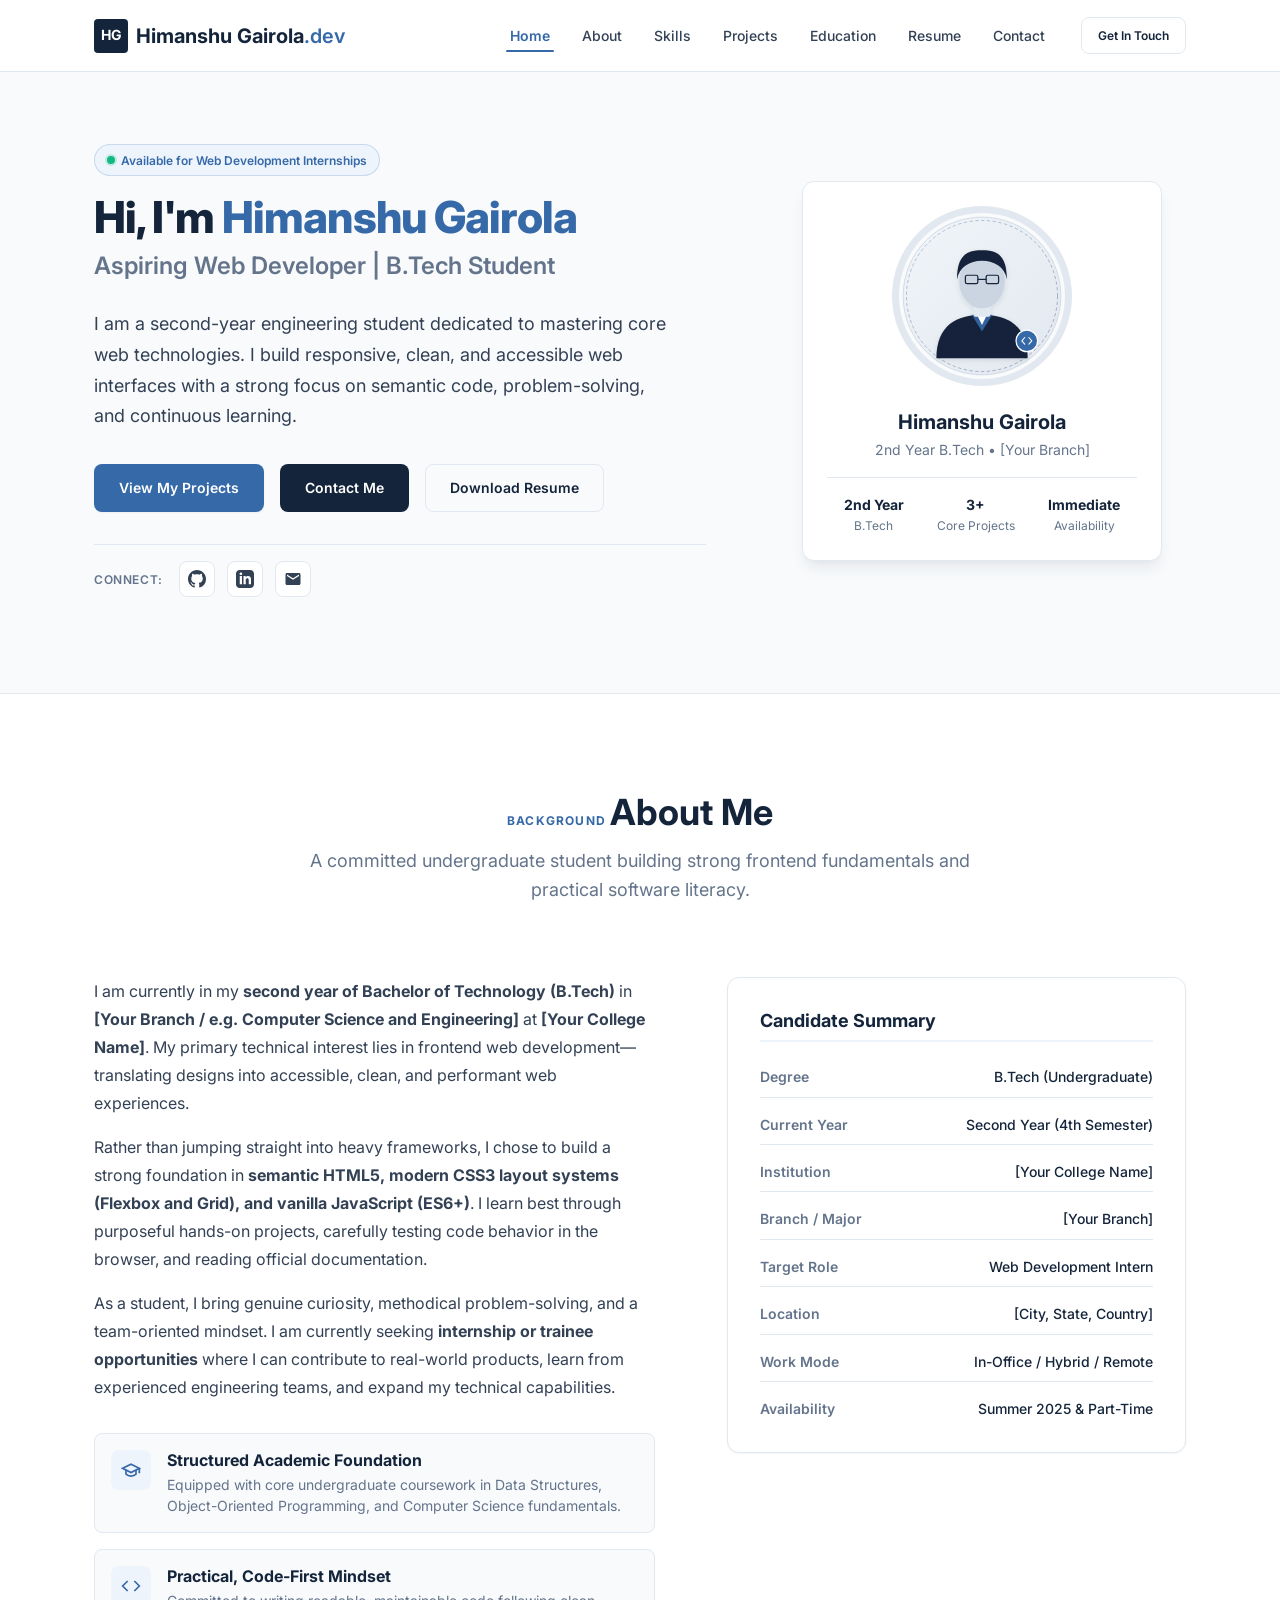
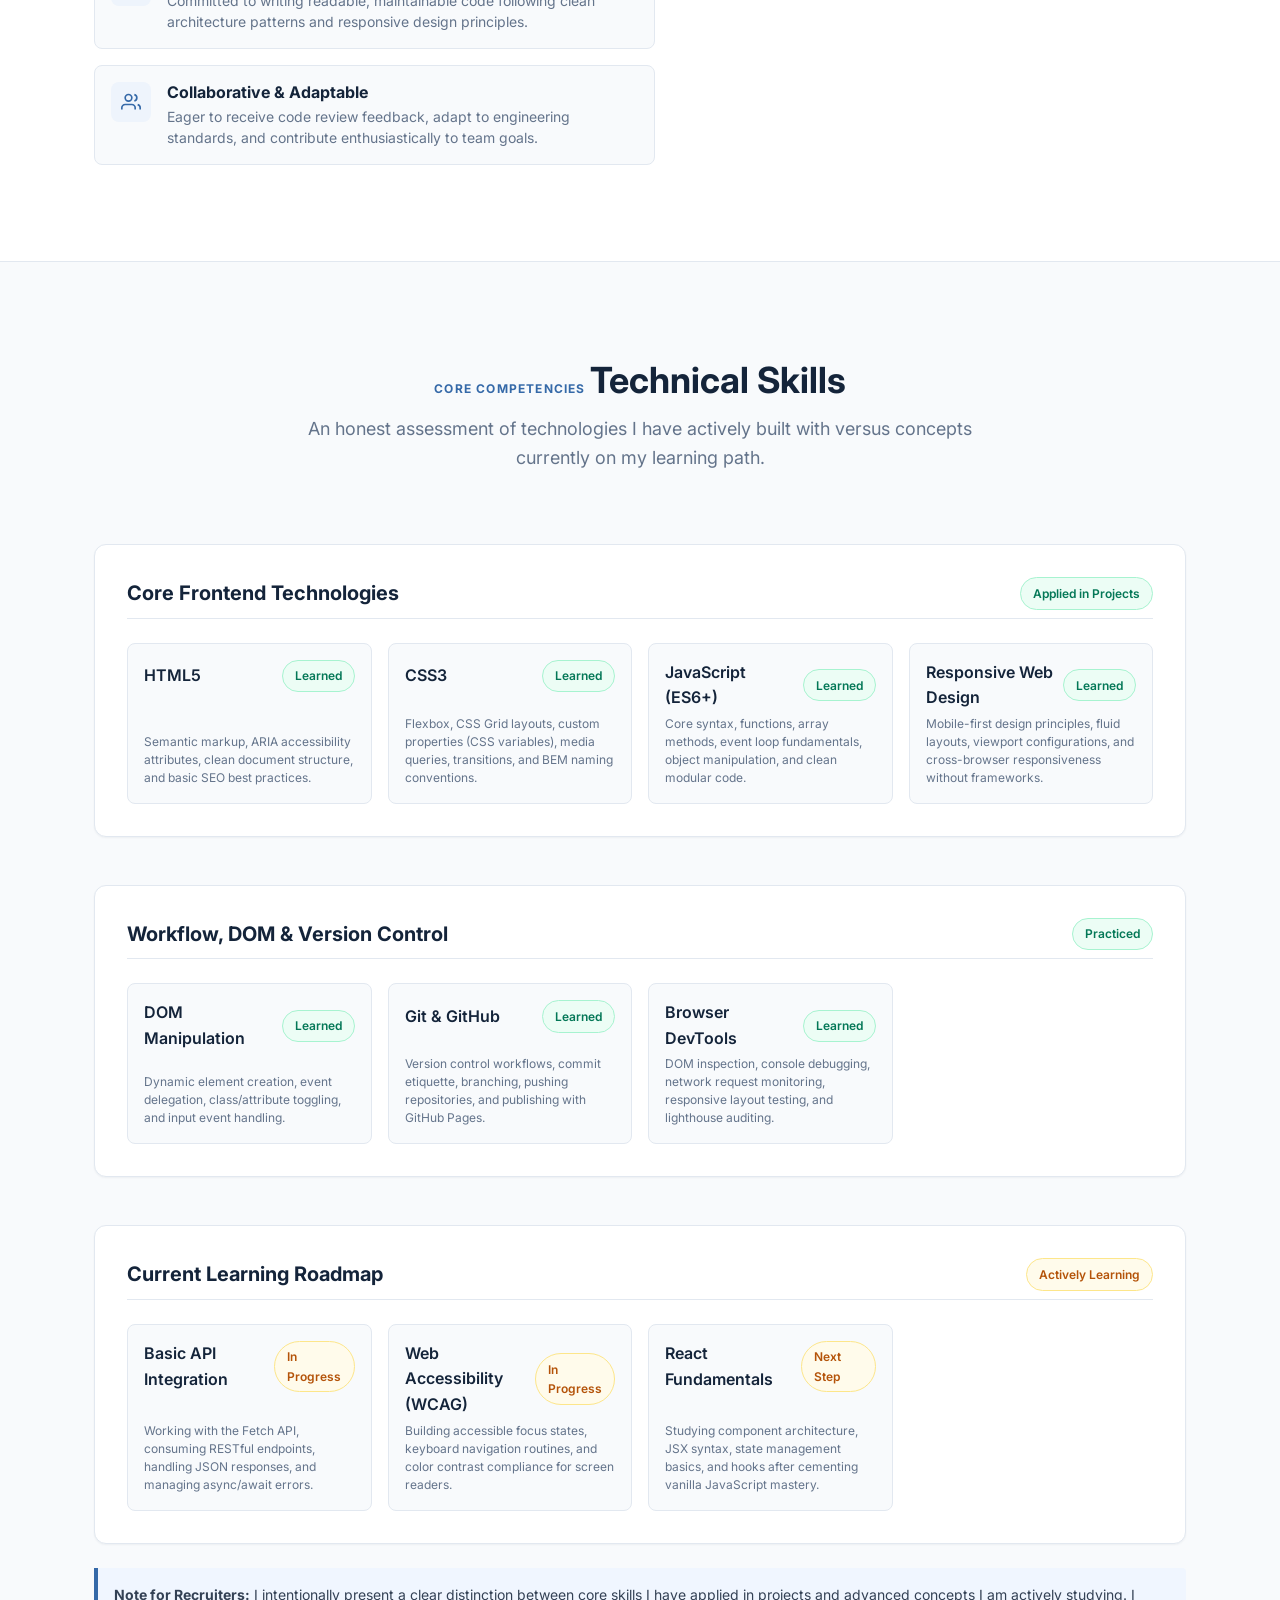
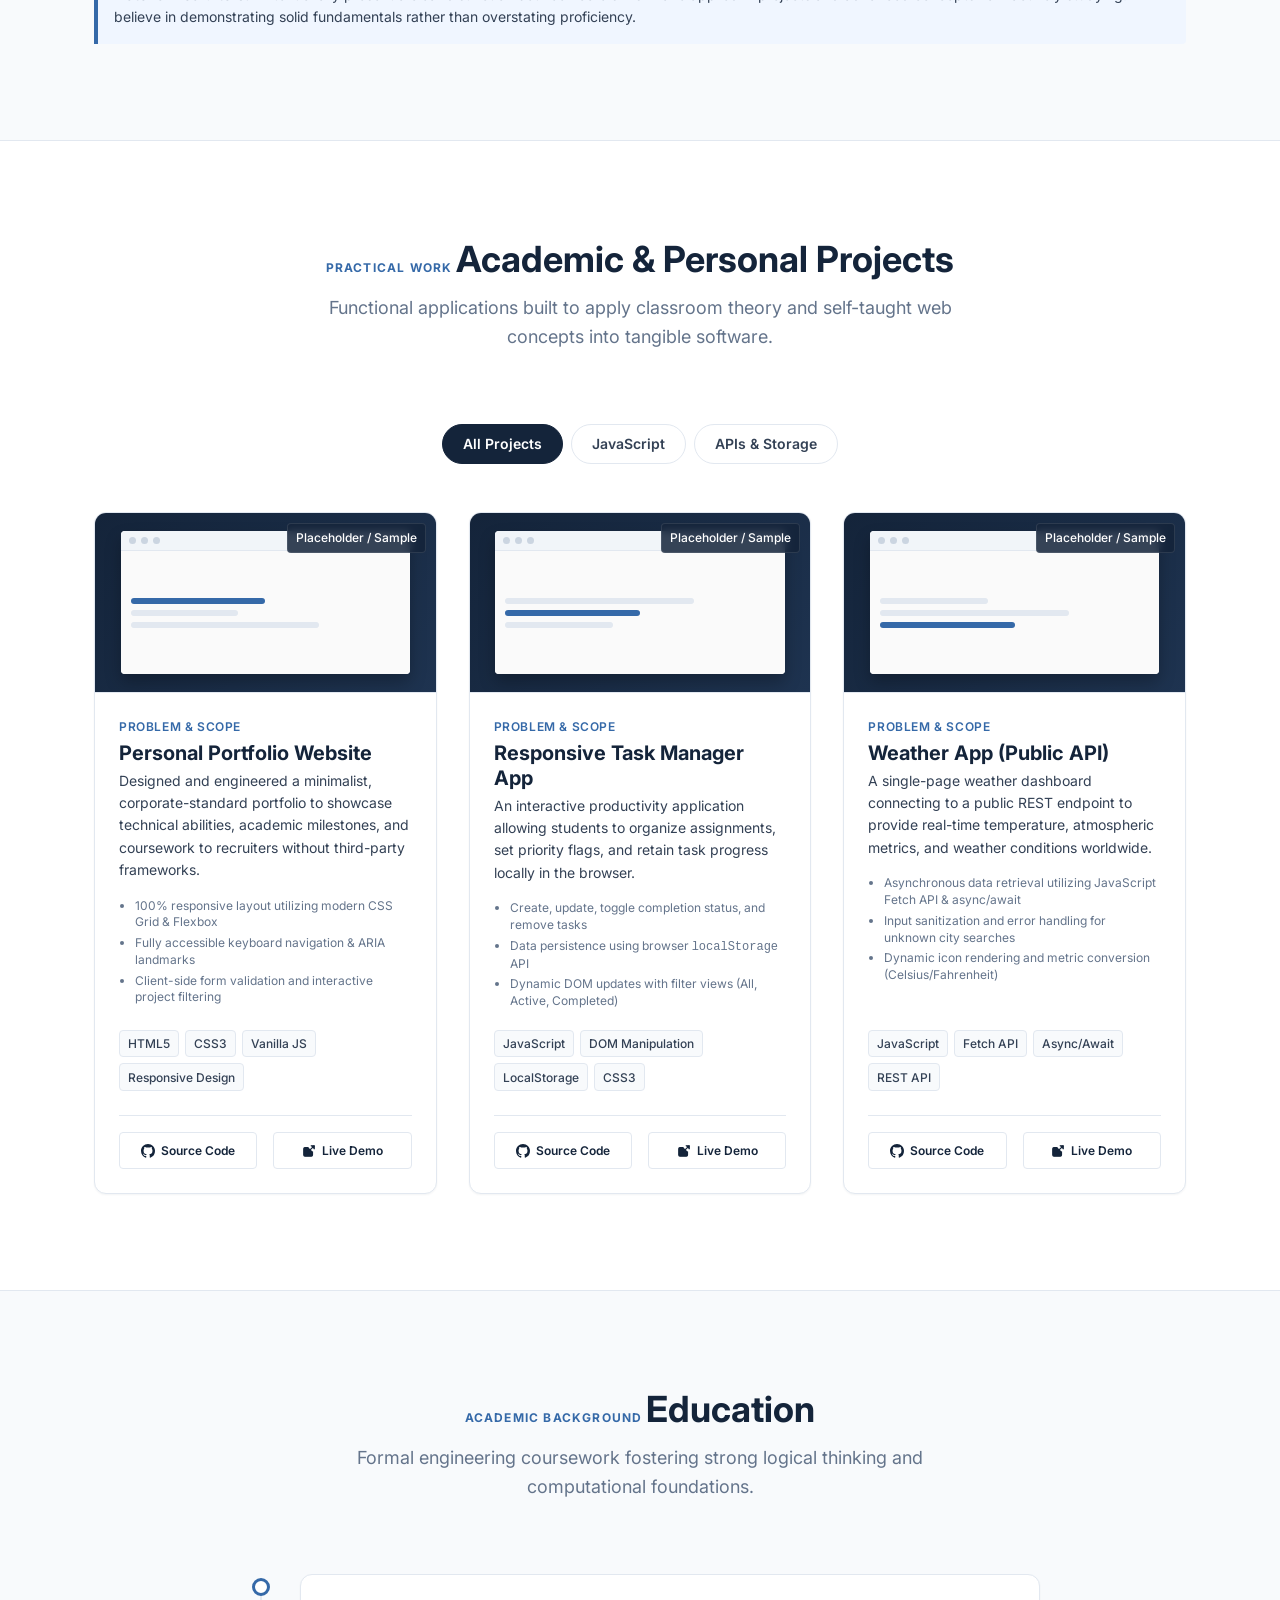
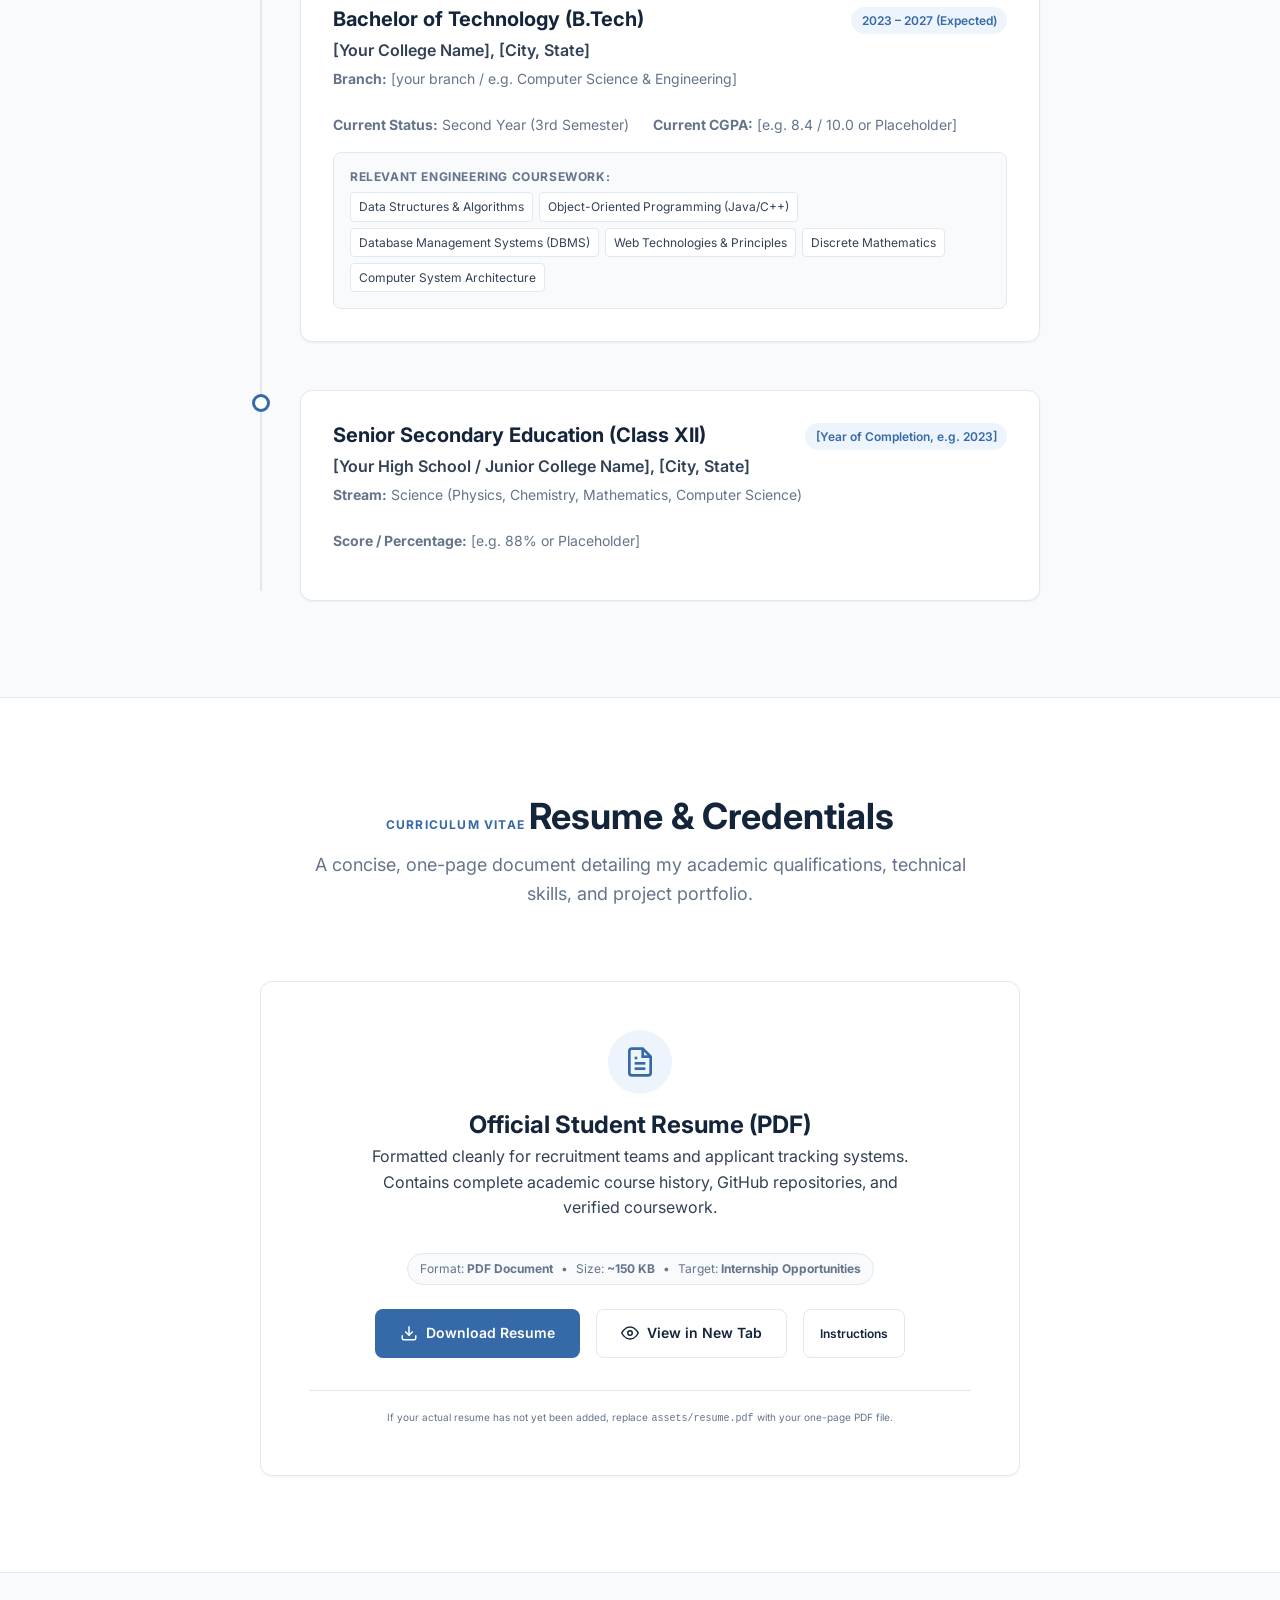
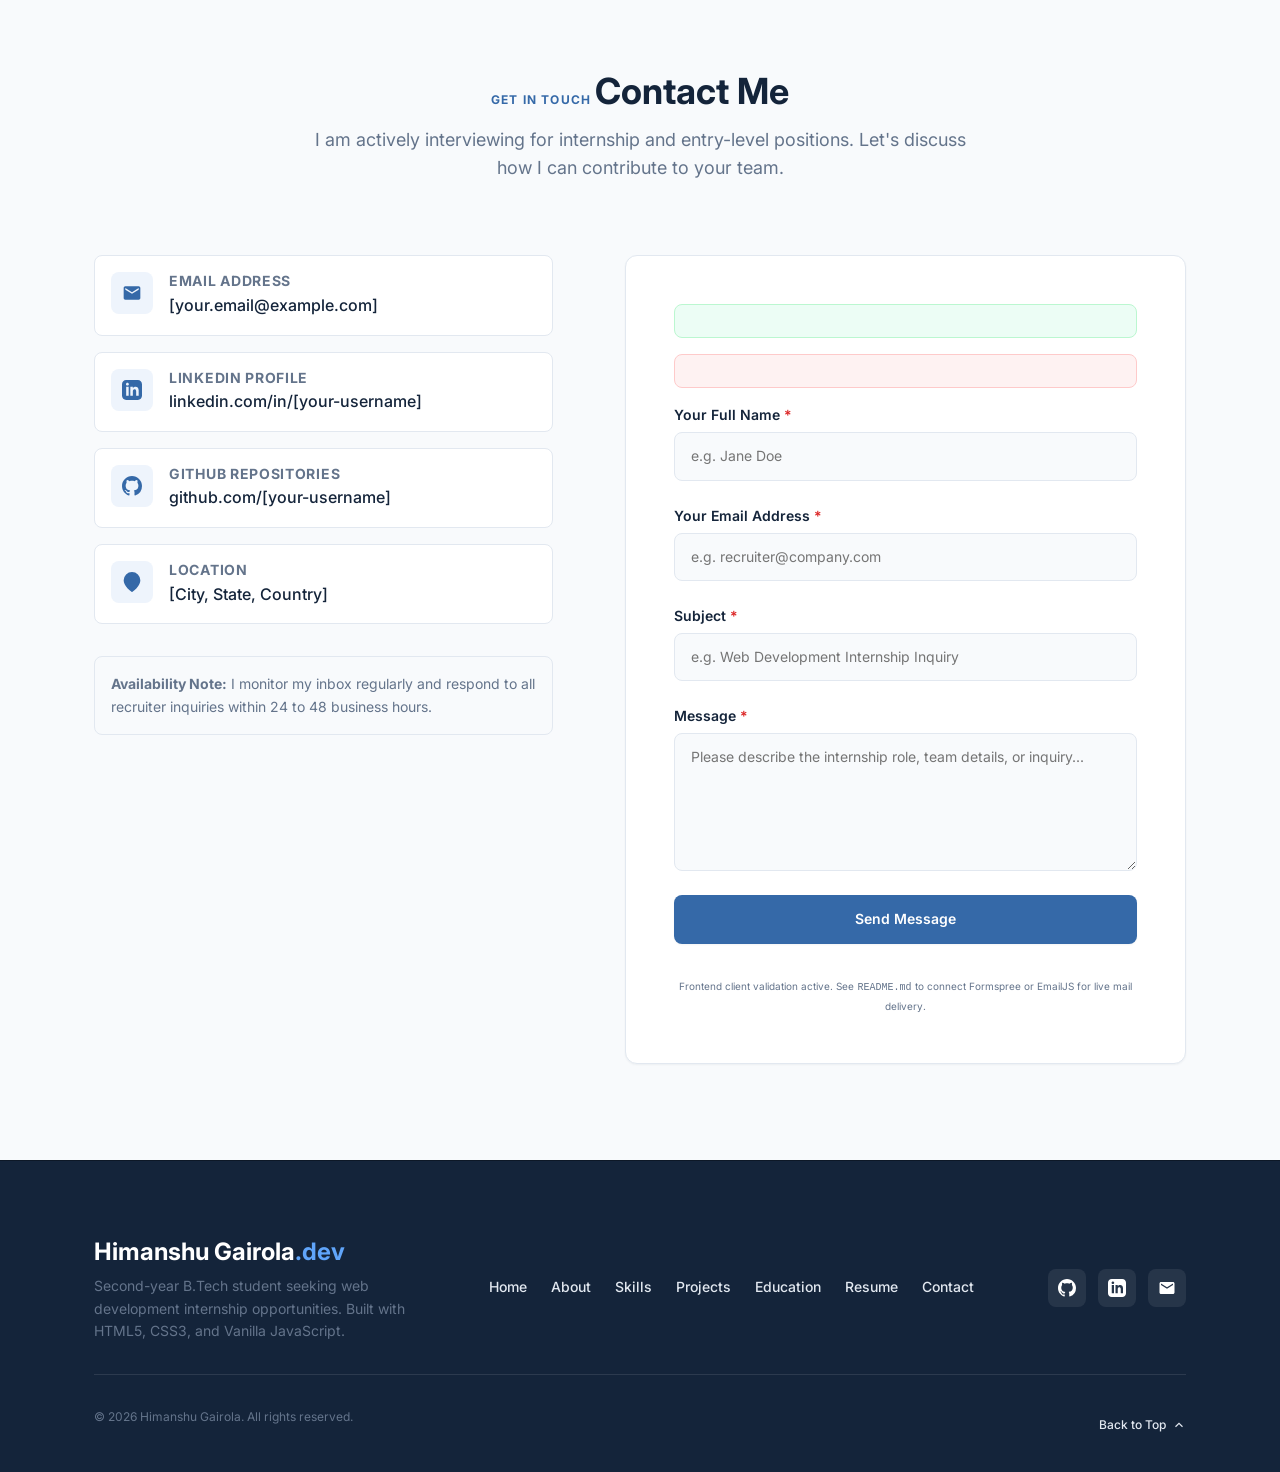
<file: himu port/index.html>
<!DOCTYPE html>
<html lang="en">

<head>
  <meta charset="UTF-8">
  <meta name="viewport" content="width=device-width, initial-scale=1.0">
  <meta http-equiv="X-UA-Compatible" content="ie=edge">

  <!-- SEO & Recruiter Discovery Meta Tags -->
  <title>Himanshu Gairola | Aspiring Web Developer & B.Tech Student</title>
  <meta name="description"
    content="Portfolio of Himanshu Gairola, a second-year B.Tech student seeking web development internships and entry-level opportunities. Built with semantic HTML5, modern CSS3, and vanilla JavaScript.">
  <meta name="keywords"
    content="Web Developer, Frontend Developer, B.Tech Student, HTML5, CSS3, JavaScript, Portfolio, Internships">
  <meta name="author" content="Himanshu Gairola">

  <!-- Google Fonts: Inter -->
  <link rel="preconnect" href="https://fonts.googleapis.com">
  <link rel="preconnect" href="https://fonts.gstatic.com" crossorigin>
  <link href="https://fonts.googleapis.com/css2?family=Inter:wght@400;500;600;700;800&display=swap" rel="stylesheet">

  <!-- Core CSS Stylesheet -->
  <link rel="stylesheet" href="css/style.css">

  <!-- SVG Favicon -->
  <link rel="icon" type="image/svg+xml"
    href="data:image/svg+xml,<svg xmlns='http://www.w3.org/2000/svg' viewBox='0 0 100 100'><rect width='100' height='100' rx='20' fill='%2314243A'/><text x='50' y='65' font-size='50' font-family='sans-serif' font-weight='bold' fill='%233569A8' text-anchor='middle'>&lt;/&gt;</text></svg>">
</head>

<body>

  <!-- Accessibility Skip Link -->
  <a href="#main-content" class="skip-link">Skip to main content</a>

  <!-- ========================================================================
       Navigation Bar
       ======================================================================== -->
  <header class="header" id="top">
    <div class="container header-container">
      <!-- Logo / Monogram -->
      <a href="#hero" class="logo" aria-label="Himanshu Gairola Portfolio Home">
        <span class="logo-initials">HG</span>
        <span class="logo-text">Himanshu Gairola<span class="logo-tag">.dev</span></span>
      </a>

      <!-- Mobile Navigation Hamburger Button -->
      <button class="nav-toggle" id="navToggle" aria-label="Toggle navigation menu" aria-expanded="false"
        aria-controls="navMenu">
        <span class="nav-toggle-icon"></span>
      </button>

      <!-- Primary Navigation Menu -->
      <nav class="nav-menu" id="navMenu" aria-label="Main Navigation">
        <ul class="nav-links">
          <li><a href="#hero" class="nav-link active">Home</a></li>
          <li><a href="#about" class="nav-link">About</a></li>
          <li><a href="#skills" class="nav-link">Skills</a></li>
          <li><a href="#projects" class="nav-link">Projects</a></li>
          <li><a href="#education" class="nav-link">Education</a></li>
          <li><a href="#resume" class="nav-link">Resume</a></li>
          <li><a href="#contact" class="nav-link">Contact</a></li>
        </ul>
        <div class="nav-cta">
          <a href="#contact" class="btn btn-outline btn-sm">Get In Touch</a>
        </div>
      </nav>
    </div>
  </header>

  <!-- ========================================================================
       Main Content
       ======================================================================== -->
  <main id="main-content">

    <!-- ----------------------------------------------------------------------
         Hero Section
         ---------------------------------------------------------------------- -->
    <section class="hero" id="hero" aria-label="Introduction">
      <div class="container hero-grid">
        <!-- Hero Text Column -->
        <div class="hero-content">
          <div class="hero-kicker">
            <span class="badge badge-accent">
              <span class="status-dot"></span> Available for Web Development Internships
            </span>
          </div>

          <h1 class="hero-title">
            Hi, I'm <span class="highlight">Himanshu Gairola</span>
          </h1>
          <p class="hero-role">Aspiring Web Developer | B.Tech Student</p>

          <p class="hero-description">
            I am a second-year engineering student dedicated to mastering core web technologies.
            I build responsive, clean, and accessible web interfaces with a strong focus on
            semantic code, problem-solving, and continuous learning.
          </p>

          <div class="btn-group hero-actions">
            <a href="#projects" class="btn btn-primary">View My Projects</a>
            <a href="#contact" class="btn btn-secondary">Contact Me</a>
            <a href="assets/resume.pdf" class="btn btn-outline" download>Download Resume</a>
          </div>

          <!-- Hero Social Links -->
          <div class="hero-socials">
            <span class="social-label">Connect:</span>
            <div class="social-links">
              <!-- GitHub Link -->
              <a href="https://github.com/[your-username]" class="social-link" target="_blank" rel="noopener noreferrer"
                aria-label="GitHub Profile (opens in new tab)">
                <svg viewBox="0 0 24 24" aria-hidden="true">
                  <path
                    d="M12 0C5.37 0 0 5.37 0 12c0 5.31 3.435 9.795 8.205 11.385.6.105.825-.255.825-.57 0-.285-.015-1.23-.015-2.235-3.015.555-3.795-.735-4.035-1.41-.135-.345-.72-1.41-1.23-1.695-.42-.225-1.02-.78-.015-.795.945-.015 1.62.87 1.845 1.23 1.08 1.815 2.805 1.305 3.495.99.105-.78.42-1.305.765-1.605-2.67-.3-5.46-1.335-5.46-5.925 0-1.305.465-2.385 1.23-3.225-.12-.3-.54-1.53.12-3.18 0 0 1.005-.315 3.3 1.23.96-.27 1.98-.405 3-.405s2.04.135 3 .405c2.295-1.56 3.3-1.23 3.3-1.23.66 1.65.24 2.88.12 3.18.765.84 1.23 1.905 1.23 3.225 0 4.605-2.805 5.625-5.475 5.925.435.375.81 1.095.81 2.22 0 1.605-.015 2.895-.015 3.3 0 .315.225.69.825.57A12.02 12.02 0 0024 12c0-6.63-5.37-12-12-12z" />
                </svg>
              </a>
              <!-- LinkedIn Link -->
              <a href="https://linkedin.com/in/[your-username]" class="social-link" target="_blank"
                rel="noopener noreferrer" aria-label="LinkedIn Profile (opens in new tab)">
                <svg viewBox="0 0 24 24" aria-hidden="true">
                  <path
                    d="M19 0h-14c-2.761 0-5 2.239-5 5v14c0 2.761 2.239 5 5 5h14c2.762 0 5-2.239 5-5v-14c0-2.761-2.238-5-5-5zm-11 19h-3v-11h3v11zm-1.5-12.268c-.966 0-1.75-.79-1.75-1.764s.784-1.764 1.75-1.764 1.75.79 1.75 1.764-.783 1.764-1.75 1.764zm13.5 12.268h-3v-5.604c0-3.368-4-3.113-4 0v5.604h-3v-11h3v1.765c1.396-2.586 7-2.777 7 2.476v6.759z" />
                </svg>
              </a>
              <!-- Email Link -->
              <a href="mailto:[your.email@example.com]" class="social-link"
                aria-label="Send direct email to Himanshu Gairola">
                <svg viewBox="0 0 24 24" aria-hidden="true">
                  <path
                    d="M20 4H4c-1.1 0-1.99.9-1.99 2L2 18c0 1.1.9 2 2 2h16c1.1 0 2-.9 2-2V6c0-1.1-.9-2-2-2zm0 4l-8 5-8-5V6l8 5 8-5v2z" />
                </svg>
              </a>
            </div>
          </div>
        </div>

        <!-- Hero Visual / Professional Placeholder Card -->
        <div class="hero-visual">
          <div class="profile-card">
            <div class="profile-image-wrapper">
              <img src="assets/profile-placeholder.svg" alt="Professional silhouette avatar for Himanshu Gairola"
                class="profile-image" width="180" height="180">
            </div>
            <div class="profile-meta">
              <h3>Himanshu Gairola</h3>
              <p>2nd Year B.Tech • [Your Branch]</p>
            </div>
            <div class="profile-highlights">
              <div class="highlight-stat">
                <span class="stat-value">2nd Year</span>
                <span class="stat-label">B.Tech</span>
              </div>
              <div class="highlight-stat">
                <span class="stat-value">3+</span>
                <span class="stat-label">Core Projects</span>
              </div>
              <div class="highlight-stat">
                <span class="stat-value">Immediate</span>
                <span class="stat-label">Availability</span>
              </div>
            </div>
          </div>
        </div>
      </div>
    </section>

    <!-- ----------------------------------------------------------------------
         About Me Section
         ---------------------------------------------------------------------- -->
    <section class="section section-alt" id="about" aria-label="About Me">
      <div class="container">
        <div class="section-header">
          <span class="section-kicker">Background</span>
          <h2 class="section-title">About Me</h2>
          <p class="section-subtitle">
            A committed undergraduate student building strong frontend fundamentals and practical software literacy.
          </p>
        </div>

        <div class="about-grid">
          <!-- Text Narrative -->
          <div class="about-text">
            <p>
              I am currently in my <strong>second year of Bachelor of Technology (B.Tech)</strong> in
              <strong>[Your Branch / e.g. Computer Science and Engineering]</strong> at
              <strong>[Your College Name]</strong>. My primary technical interest lies in frontend web
              development—translating designs into accessible, clean, and performant web experiences.
            </p>
            <p>
              Rather than jumping straight into heavy frameworks, I chose to build a strong foundation in
              <strong>semantic HTML5, modern CSS3 layout systems (Flexbox and Grid), and vanilla JavaScript
                (ES6+)</strong>.
              I learn best through purposeful hands-on projects, carefully testing code behavior in the browser, and
              reading official documentation.
            </p>
            <p>
              As a student, I bring genuine curiosity, methodical problem-solving, and a team-oriented mindset.
              I am currently seeking <strong>internship or trainee opportunities</strong> where I can contribute to
              real-world products, learn from experienced engineering teams, and expand my technical capabilities.
            </p>

            <!-- Highlights -->
            <div class="about-features">
              <div class="feature-item">
                <div class="feature-icon">
                  <svg viewBox="0 0 24 24" fill="none" stroke="currentColor" stroke-width="2" aria-hidden="true">
                    <path d="M22 10v6M2 10l10-5 10 5-10 5z" />
                    <path d="M6 12v5c3 3 9 3 12 0v-5" />
                  </svg>
                </div>
                <div class="feature-content">
                  <h4>Structured Academic Foundation</h4>
                  <p>Equipped with core undergraduate coursework in Data Structures, Object-Oriented Programming, and
                    Computer Science fundamentals.</p>
                </div>
              </div>

              <div class="feature-item">
                <div class="feature-icon">
                  <svg viewBox="0 0 24 24" fill="none" stroke="currentColor" stroke-width="2" aria-hidden="true">
                    <polyline points="16 18 22 12 16 6" />
                    <polyline points="8 6 2 12 8 18" />
                  </svg>
                </div>
                <div class="feature-content">
                  <h4>Practical, Code-First Mindset</h4>
                  <p>Committed to writing readable, maintainable code following clean architecture patterns and
                    responsive design principles.</p>
                </div>
              </div>

              <div class="feature-item">
                <div class="feature-icon">
                  <svg viewBox="0 0 24 24" fill="none" stroke="currentColor" stroke-width="2" aria-hidden="true">
                    <path d="M17 21v-2a4 4 0 0 0-4-4H5a4 4 0 0 0-4 4v2" />
                    <circle cx="9" cy="7" r="4" />
                    <path d="M23 21v-2a4 4 0 0 0-3-3.87" />
                    <path d="M16 3.13a4 4 0 0 1 0 7.75" />
                  </svg>
                </div>
                <div class="feature-content">
                  <h4>Collaborative & Adaptable</h4>
                  <p>Eager to receive code review feedback, adapt to engineering standards, and contribute
                    enthusiastically to team goals.</p>
                </div>
              </div>
            </div>
          </div>

          <!-- Quick Fact Sheet -->
          <div class="about-sidebar">
            <div class="fact-sheet-card">
              <h3 class="fact-sheet-title">Candidate Summary</h3>
              <div class="fact-list">
                <div class="fact-row">
                  <span class="fact-label">Degree</span>
                  <span class="fact-value">B.Tech (Undergraduate)</span>
                </div>
                <div class="fact-row">
                  <span class="fact-label">Current Year</span>
                  <span class="fact-value">Second Year (4th Semester)</span>
                </div>
                <div class="fact-row">
                  <span class="fact-label">Institution</span>
                  <span class="fact-value">[Your College Name]</span>
                </div>
                <div class="fact-row">
                  <span class="fact-label">Branch / Major</span>
                  <span class="fact-value">[Your Branch]</span>
                </div>
                <div class="fact-row">
                  <span class="fact-label">Target Role</span>
                  <span class="fact-value">Web Development Intern</span>
                </div>
                <div class="fact-row">
                  <span class="fact-label">Location</span>
                  <span class="fact-value">[City, State, Country]</span>
                </div>
                <div class="fact-row">
                  <span class="fact-label">Work Mode</span>
                  <span class="fact-value">In-Office / Hybrid / Remote</span>
                </div>
                <div class="fact-row">
                  <span class="fact-label">Availability</span>
                  <span class="fact-value">Summer 2025 & Part-Time</span>
                </div>
              </div>
            </div>
          </div>
        </div>
      </div>
    </section>

    <!-- ----------------------------------------------------------------------
         Technical Skills Section
         ---------------------------------------------------------------------- -->
    <section class="section" id="skills" aria-label="Technical Skills">
      <div class="container">
        <div class="section-header">
          <span class="section-kicker">Core Competencies</span>
          <h2 class="section-title">Technical Skills</h2>
          <p class="section-subtitle">
            An honest assessment of technologies I have actively built with versus concepts currently on my learning
            path.
          </p>
        </div>

        <div class="skills-container">
          <!-- Category 1: Core Technologies (Learned & Applied) -->
          <div class="skills-category">
            <div class="skills-category-header">
              <h3 class="skills-category-title">
                Core Frontend Technologies
              </h3>
              <span class="badge badge-proficient">Applied in Projects</span>
            </div>

            <div class="skills-grid">
              <div class="skill-card">
                <div class="skill-header">
                  <span class="skill-name">HTML5</span>
                  <span class="badge badge-proficient">Learned</span>
                </div>
                <p class="skill-desc">Semantic markup, ARIA accessibility attributes, clean document structure, and
                  basic SEO best practices.</p>
              </div>

              <div class="skill-card">
                <div class="skill-header">
                  <span class="skill-name">CSS3</span>
                  <span class="badge badge-proficient">Learned</span>
                </div>
                <p class="skill-desc">Flexbox, CSS Grid layouts, custom properties (CSS variables), media queries,
                  transitions, and BEM naming conventions.</p>
              </div>

              <div class="skill-card">
                <div class="skill-header">
                  <span class="skill-name">JavaScript (ES6+)</span>
                  <span class="badge badge-proficient">Learned</span>
                </div>
                <p class="skill-desc">Core syntax, functions, array methods, event loop fundamentals, object
                  manipulation, and clean modular code.</p>
              </div>

              <div class="skill-card">
                <div class="skill-header">
                  <span class="skill-name">Responsive Web Design</span>
                  <span class="badge badge-proficient">Learned</span>
                </div>
                <p class="skill-desc">Mobile-first design principles, fluid layouts, viewport configurations, and
                  cross-browser responsiveness without frameworks.</p>
              </div>
            </div>
          </div>

          <!-- Category 2: Developer Tools & Core Workflow -->
          <div class="skills-category">
            <div class="skills-category-header">
              <h3 class="skills-category-title">
                Workflow, DOM & Version Control
              </h3>
              <span class="badge badge-proficient">Practiced</span>
            </div>

            <div class="skills-grid">
              <div class="skill-card">
                <div class="skill-header">
                  <span class="skill-name">DOM Manipulation</span>
                  <span class="badge badge-proficient">Learned</span>
                </div>
                <p class="skill-desc">Dynamic element creation, event delegation, class/attribute toggling, and input
                  event handling.</p>
              </div>

              <div class="skill-card">
                <div class="skill-header">
                  <span class="skill-name">Git & GitHub</span>
                  <span class="badge badge-proficient">Learned</span>
                </div>
                <p class="skill-desc">Version control workflows, commit etiquette, branching, pushing repositories, and
                  publishing with GitHub Pages.</p>
              </div>

              <div class="skill-card">
                <div class="skill-header">
                  <span class="skill-name">Browser DevTools</span>
                  <span class="badge badge-proficient">Learned</span>
                </div>
                <p class="skill-desc">DOM inspection, console debugging, network request monitoring, responsive layout
                  testing, and lighthouse auditing.</p>
              </div>
            </div>
          </div>

          <!-- Category 3: Currently Learning / Growth Roadmap -->
          <div class="skills-category">
            <div class="skills-category-header">
              <h3 class="skills-category-title">
                Current Learning Roadmap
              </h3>
              <span class="badge badge-learning">Actively Learning</span>
            </div>

            <div class="skills-grid">
              <div class="skill-card">
                <div class="skill-header">
                  <span class="skill-name">Basic API Integration</span>
                  <span class="badge badge-learning">In Progress</span>
                </div>
                <p class="skill-desc">Working with the Fetch API, consuming RESTful endpoints, handling JSON responses,
                  and managing async/await errors.</p>
              </div>

              <div class="skill-card">
                <div class="skill-header">
                  <span class="skill-name">Web Accessibility (WCAG)</span>
                  <span class="badge badge-learning">In Progress</span>
                </div>
                <p class="skill-desc">Building accessible focus states, keyboard navigation routines, and color contrast
                  compliance for screen readers.</p>
              </div>

              <div class="skill-card">
                <div class="skill-header">
                  <span class="skill-name">React Fundamentals</span>
                  <span class="badge badge-learning">Next Step</span>
                </div>
                <p class="skill-desc">Studying component architecture, JSX syntax, state management basics, and hooks
                  after cementing vanilla JavaScript mastery.</p>
              </div>
            </div>
          </div>
        </div>

        <!-- Transparency note for HR -->
        <div class="skills-transparency-note">
          <strong>Note for Recruiters:</strong> I intentionally present a clear distinction between core skills I have
          applied in projects and advanced concepts I am actively studying. I believe in demonstrating solid
          fundamentals rather than overstating proficiency.
        </div>
      </div>
    </section>

    <!-- ----------------------------------------------------------------------
         Projects Section
         ---------------------------------------------------------------------- -->
    <section class="section section-alt" id="projects" aria-label="Projects">
      <div class="container">
        <div class="section-header">
          <span class="section-kicker">Practical Work</span>
          <h2 class="section-title">Academic & Personal Projects</h2>
          <p class="section-subtitle">
            Functional applications built to apply classroom theory and self-taught web concepts into tangible software.
          </p>
        </div>

        <!-- Filter Bar -->
        <div class="projects-filter-bar" role="tablist" aria-label="Filter projects by technology">
          <button class="filter-btn active" data-filter="all" role="tab" aria-selected="true">All Projects</button>
          <button class="filter-btn" data-filter="javascript" role="tab" aria-selected="false">JavaScript</button>
          <button class="filter-btn" data-filter="api" role="tab" aria-selected="false">APIs & Storage</button>
        </div>

        <div class="projects-grid">
          <!-- Project 1: Personal Portfolio Website -->
          <article class="project-card" data-category="javascript html css">
            <div class="project-preview">
              <div class="preview-mockup-browser">
                <div class="mockup-header">
                  <div class="mockup-dot"></div>
                  <div class="mockup-dot"></div>
                  <div class="mockup-dot"></div>
                </div>
                <div class="mockup-body">
                  <div class="mockup-line accent"></div>
                  <div class="mockup-line short"></div>
                  <div class="mockup-line medium"></div>
                </div>
              </div>
              <span class="project-badge-overlay">Placeholder / Sample</span>
            </div>

            <div class="project-content">
              <span class="project-problem">Problem & Scope</span>
              <h3 class="project-title">Personal Portfolio Website</h3>
              <p class="project-desc">
                Designed and engineered a minimalist, corporate-standard portfolio to showcase technical abilities,
                academic milestones, and coursework to recruiters without third-party frameworks.
              </p>

              <ul class="project-features">
                <li>100% responsive layout utilizing modern CSS Grid & Flexbox</li>
                <li>Fully accessible keyboard navigation & ARIA landmarks</li>
                <li>Client-side form validation and interactive project filtering</li>
              </ul>

              <div class="project-tags">
                <span class="project-tag">HTML5</span>
                <span class="project-tag">CSS3</span>
                <span class="project-tag">Vanilla JS</span>
                <span class="project-tag">Responsive Design</span>
              </div>

              <div class="project-links">
                <a href="https://github.com/[your-username]/portfolio" class="project-link-btn" target="_blank"
                  rel="noopener noreferrer" aria-label="View Source Code on GitHub (opens in new tab)">
                  <svg viewBox="0 0 24 24" aria-hidden="true">
                    <path
                      d="M12 0C5.37 0 0 5.37 0 12c0 5.31 3.435 9.795 8.205 11.385.6.105.825-.255.825-.57 0-.285-.015-1.23-.015-2.235-3.015.555-3.795-.735-4.035-1.41-.135-.345-.72-1.41-1.23-1.695-.42-.225-1.02-.78-.015-.795.945-.015 1.62.87 1.845 1.23 1.08 1.815 2.805 1.305 3.495.99.105-.78.42-1.305.765-1.605-2.67-.3-5.46-1.335-5.46-5.925 0-1.305.465-2.385 1.23-3.225-.12-.3-.54-1.53.12-3.18 0 0 1.005-.315 3.3 1.23.96-.27 1.98-.405 3-.405s2.04.135 3 .405c2.295-1.56 3.3-1.23 3.3-1.23.66 1.65.24 2.88.12 3.18.765.84 1.23 1.905 1.23 3.225 0 4.605-2.805 5.625-5.475 5.925.435.375.81 1.095.81 2.22 0 1.605-.015 2.895-.015 3.3 0 .315.225.69.825.57A12.02 12.02 0 0024 12c0-6.63-5.37-12-12-12z" />
                  </svg>
                  Source Code
                </a>
                <a href="#hero" class="project-link-btn" aria-label="Current Live Site">
                  <svg viewBox="0 0 24 24" fill="none" stroke="currentColor" stroke-width="2" aria-hidden="true">
                    <path d="M18 13v6a2 2 0 0 1-2 2H5a2 2 0 0 1-2-2V8a2 2 0 0 1 2-2h6" />
                    <polyline points="15 3 21 3 21 9" />
                    <line x1="10" y1="14" x2="21" y2="3" />
                  </svg>
                  Live Demo
                </a>
              </div>
            </div>
          </article>

          <!-- Project 2: Responsive Task Manager App -->
          <article class="project-card" data-category="javascript api">
            <div class="project-preview">
              <div class="preview-mockup-browser">
                <div class="mockup-header">
                  <div class="mockup-dot"></div>
                  <div class="mockup-dot"></div>
                  <div class="mockup-dot"></div>
                </div>
                <div class="mockup-body">
                  <div class="mockup-line medium"></div>
                  <div class="mockup-line accent"></div>
                  <div class="mockup-line short"></div>
                </div>
              </div>
              <span class="project-badge-overlay">Placeholder / Sample</span>
            </div>

            <div class="project-content">
              <span class="project-problem">Problem & Scope</span>
              <h3 class="project-title">Responsive Task Manager App</h3>
              <p class="project-desc">
                An interactive productivity application allowing students to organize assignments, set priority flags,
                and retain task progress locally in the browser.
              </p>

              <ul class="project-features">
                <li>Create, update, toggle completion status, and remove tasks</li>
                <li>Data persistence using browser <code>localStorage</code> API</li>
                <li>Dynamic DOM updates with filter views (All, Active, Completed)</li>
              </ul>

              <div class="project-tags">
                <span class="project-tag">JavaScript</span>
                <span class="project-tag">DOM Manipulation</span>
                <span class="project-tag">LocalStorage</span>
                <span class="project-tag">CSS3</span>
              </div>

              <div class="project-links">
                <a href="https://github.com/[your-username]/task-manager" class="project-link-btn" target="_blank"
                  rel="noopener noreferrer" aria-label="View Task Manager Source on GitHub (opens in new tab)">
                  <svg viewBox="0 0 24 24" aria-hidden="true">
                    <path
                      d="M12 0C5.37 0 0 5.37 0 12c0 5.31 3.435 9.795 8.205 11.385.6.105.825-.255.825-.57 0-.285-.015-1.23-.015-2.235-3.015.555-3.795-.735-4.035-1.41-.135-.345-.72-1.41-1.23-1.695-.42-.225-1.02-.78-.015-.795.945-.015 1.62.87 1.845 1.23 1.08 1.815 2.805 1.305 3.495.99.105-.78.42-1.305.765-1.605-2.67-.3-5.46-1.335-5.46-5.925 0-1.305.465-2.385 1.23-3.225-.12-.3-.54-1.53.12-3.18 0 0 1.005-.315 3.3 1.23.96-.27 1.98-.405 3-.405s2.04.135 3 .405c2.295-1.56 3.3-1.23 3.3-1.23.66 1.65.24 2.88.12 3.18.765.84 1.23 1.905 1.23 3.225 0 4.605-2.805 5.625-5.475 5.925.435.375.81 1.095.81 2.22 0 1.605-.015 2.895-.015 3.3 0 .315.225.69.825.57A12.02 12.02 0 0024 12c0-6.63-5.37-12-12-12z" />
                  </svg>
                  Source Code
                </a>
                <a href="https://[your-username].github.io/task-manager" class="project-link-btn" target="_blank"
                  rel="noopener noreferrer" aria-label="View Task Manager Live Demo (opens in new tab)">
                  <svg viewBox="0 0 24 24" fill="none" stroke="currentColor" stroke-width="2" aria-hidden="true">
                    <path d="M18 13v6a2 2 0 0 1-2 2H5a2 2 0 0 1-2-2V8a2 2 0 0 1 2-2h6" />
                    <polyline points="15 3 21 3 21 9" />
                    <line x1="10" y1="14" x2="21" y2="3" />
                  </svg>
                  Live Demo
                </a>
              </div>
            </div>
          </article>

          <!-- Project 3: Weather App Using a Public API -->
          <article class="project-card" data-category="javascript api">
            <div class="project-preview">
              <div class="preview-mockup-browser">
                <div class="mockup-header">
                  <div class="mockup-dot"></div>
                  <div class="mockup-dot"></div>
                  <div class="mockup-dot"></div>
                </div>
                <div class="mockup-body">
                  <div class="mockup-line short"></div>
                  <div class="mockup-line medium"></div>
                  <div class="mockup-line accent"></div>
                </div>
              </div>
              <span class="project-badge-overlay">Placeholder / Sample</span>
            </div>

            <div class="project-content">
              <span class="project-problem">Problem & Scope</span>
              <h3 class="project-title">Weather App (Public API)</h3>
              <p class="project-desc">
                A single-page weather dashboard connecting to a public REST endpoint to provide real-time temperature,
                atmospheric metrics, and weather conditions worldwide.
              </p>

              <ul class="project-features">
                <li>Asynchronous data retrieval utilizing JavaScript Fetch API & async/await</li>
                <li>Input sanitization and error handling for unknown city searches</li>
                <li>Dynamic icon rendering and metric conversion (Celsius/Fahrenheit)</li>
              </ul>

              <div class="project-tags">
                <span class="project-tag">JavaScript</span>
                <span class="project-tag">Fetch API</span>
                <span class="project-tag">Async/Await</span>
                <span class="project-tag">REST API</span>
              </div>

              <div class="project-links">
                <a href="https://github.com/[your-username]/weather-app" class="project-link-btn" target="_blank"
                  rel="noopener noreferrer" aria-label="View Weather App Source on GitHub (opens in new tab)">
                  <svg viewBox="0 0 24 24" aria-hidden="true">
                    <path
                      d="M12 0C5.37 0 0 5.37 0 12c0 5.31 3.435 9.795 8.205 11.385.6.105.825-.255.825-.57 0-.285-.015-1.23-.015-2.235-3.015.555-3.795-.735-4.035-1.41-.135-.345-.72-1.41-1.23-1.695-.42-.225-1.02-.78-.015-.795.945-.015 1.62.87 1.845 1.23 1.08 1.815 2.805 1.305 3.495.99.105-.78.42-1.305.765-1.605-2.67-.3-5.46-1.335-5.46-5.925 0-1.305.465-2.385 1.23-3.225-.12-.3-.54-1.53.12-3.18 0 0 1.005-.315 3.3 1.23.96-.27 1.98-.405 3-.405s2.04.135 3 .405c2.295-1.56 3.3-1.23 3.3-1.23.66 1.65.24 2.88.12 3.18.765.84 1.23 1.905 1.23 3.225 0 4.605-2.805 5.625-5.475 5.925.435.375.81 1.095.81 2.22 0 1.605-.015 2.895-.015 3.3 0 .315.225.69.825.57A12.02 12.02 0 0024 12c0-6.63-5.37-12-12-12z" />
                  </svg>
                  Source Code
                </a>
                <a href="https://[your-username].github.io/weather-app" class="project-link-btn" target="_blank"
                  rel="noopener noreferrer" aria-label="View Weather App Live Demo (opens in new tab)">
                  <svg viewBox="0 0 24 24" fill="none" stroke="currentColor" stroke-width="2" aria-hidden="true">
                    <path d="M18 13v6a2 2 0 0 1-2 2H5a2 2 0 0 1-2-2V8a2 2 0 0 1 2-2h6" />
                    <polyline points="15 3 21 3 21 9" />
                    <line x1="10" y1="14" x2="21" y2="3" />
                  </svg>
                  Live Demo
                </a>
              </div>
            </div>
          </article>
        </div>
      </div>
    </section>

    <!-- ----------------------------------------------------------------------
         Education Section
         ---------------------------------------------------------------------- -->
    <section class="section" id="education" aria-label="Education">
      <div class="container">
        <div class="section-header">
          <span class="section-kicker">Academic Background</span>
          <h2 class="section-title">Education</h2>
          <p class="section-subtitle">
            Formal engineering coursework fostering strong logical thinking and computational foundations.
          </p>
        </div>

        <div class="education-timeline">
          <!-- B.Tech Degree Item -->
          <div class="timeline-item">
            <div class="timeline-dot"></div>
            <div class="timeline-card">
              <div class="timeline-header">
                <h3 class="degree-title">Bachelor of Technology (B.Tech)</h3>
                <span class="timeline-period">2023 – 2027 (Expected)</span>
              </div>
              <div class="institution-name">[Your College Name], [City, State]</div>
              <div class="education-meta">
                <span><strong>Branch:</strong> [your branch / e.g. Computer Science & Engineering]</span>
                <span><strong>Current Status:</strong> Second Year (3rd Semester)</span>
                <span><strong>Current CGPA:</strong> [e.g. 8.4 / 10.0 or Placeholder]</span>
              </div>

              <div class="coursework-box">
                <h4>Relevant Engineering Coursework:</h4>
                <div class="coursework-tags">
                  <span class="course-tag">Data Structures & Algorithms</span>
                  <span class="course-tag">Object-Oriented Programming (Java/C++)</span>
                  <span class="course-tag">Database Management Systems (DBMS)</span>
                  <span class="course-tag">Web Technologies & Principles</span>
                  <span class="course-tag">Discrete Mathematics</span>
                  <span class="course-tag">Computer System Architecture</span>
                </div>
              </div>
            </div>
          </div>

          <!-- Higher Secondary School Item -->
          <div class="timeline-item">
            <div class="timeline-dot"></div>
            <div class="timeline-card">
              <div class="timeline-header">
                <h3 class="degree-title">Senior Secondary Education (Class XII)</h3>
                <span class="timeline-period">[Year of Completion, e.g. 2023]</span>
              </div>
              <div class="institution-name">[Your High School / Junior College Name], [City, State]</div>
              <div class="education-meta">
                <span><strong>Stream:</strong> Science (Physics, Chemistry, Mathematics, Computer Science)</span>
                <span><strong>Score / Percentage:</strong> [e.g. 88% or Placeholder]</span>
              </div>
            </div>
          </div>
        </div>
      </div>
    </section>

    <!-- ----------------------------------------------------------------------
         Resume Section
         ---------------------------------------------------------------------- -->
    <section class="section section-alt" id="resume" aria-label="Resume">
      <div class="container">
        <div class="section-header">
          <span class="section-kicker">Curriculum Vitae</span>
          <h2 class="section-title">Resume & Credentials</h2>
          <p class="section-subtitle">
            A concise, one-page document detailing my academic qualifications, technical skills, and project portfolio.
          </p>
        </div>

        <div class="resume-box">
          <div class="resume-icon-wrapper" aria-hidden="true">
            <svg viewBox="0 0 24 24" fill="none" stroke="currentColor" stroke-width="2">
              <path d="M14 2H6a2 2 0 0 0-2 2v16a2 2 0 0 0 2 2h12a2 2 0 0 0 2-2V8z" />
              <polyline points="14 2 14 8 20 8" />
              <line x1="16" y1="13" x2="8" y2="13" />
              <line x1="16" y1="17" x2="8" y2="17" />
              <polyline points="10 9 9 9 8 9" />
            </svg>
          </div>

          <h3>Official Student Resume (PDF)</h3>
          <p>
            Formatted cleanly for recruitment teams and applicant tracking systems. Contains complete academic course
            history, GitHub repositories, and verified coursework.
          </p>

          <div class="resume-file-info">
            <span>Format: <strong>PDF Document</strong></span>
            <span>•</span>
            <span>Size: <strong>~150 KB</strong></span>
            <span>•</span>
            <span>Target: <strong>Internship Opportunities</strong></span>
          </div>

          <div class="resume-actions">
            <a href="assets/resume.pdf" class="btn btn-primary" download="Himanshu-Gairola-Resume.pdf">
              <svg width="18" height="18" viewBox="0 0 24 24" fill="none" stroke="currentColor" stroke-width="2"
                aria-hidden="true">
                <path d="M21 15v4a2 2 0 0 1-2 2H5a2 2 0 0 1-2-2v-4" />
                <polyline points="7 10 12 15 17 10" />
                <line x1="12" y1="15" x2="12" y2="3" />
              </svg>
              Download Resume
            </a>
            <a href="assets/resume.pdf" class="btn btn-outline" target="_blank" rel="noopener noreferrer">
              <svg width="18" height="18" viewBox="0 0 24 24" fill="none" stroke="currentColor" stroke-width="2"
                aria-hidden="true">
                <path d="M1 12s4-8 11-8 11 8 11 8-4 8-11 8-11-8-11-8z" />
                <circle cx="12" cy="12" r="3" />
              </svg>
              View in New Tab
            </a>
            <button type="button" class="btn btn-outline btn-sm" id="resumeInfoBtn"
              aria-label="Resume replacement instructions">
              Instructions
            </button>
          </div>

          <div class="resume-notice">
            <small>If your actual resume has not yet been added, replace <code>assets/resume.pdf</code> with your
              one-page PDF file.</small>
          </div>
        </div>
      </div>
    </section>

    <!-- ----------------------------------------------------------------------
         Contact Section
         ---------------------------------------------------------------------- -->
    <section class="section" id="contact" aria-label="Contact">
      <div class="container">
        <div class="section-header">
          <span class="section-kicker">Get In Touch</span>
          <h2 class="section-title">Contact Me</h2>
          <p class="section-subtitle">
            I am actively interviewing for internship and entry-level positions. Let's discuss how I can contribute to
            your team.
          </p>
        </div>

        <div class="contact-grid">
          <!-- Direct Contact Information -->
          <div class="contact-info">
            <div class="contact-info-list">
              <!-- Email Card -->
              <div class="contact-card">
                <div class="contact-icon">
                  <svg viewBox="0 0 24 24">
                    <path
                      d="M20 4H4c-1.1 0-1.99.9-1.99 2L2 18c0 1.1.9 2 2 2h16c1.1 0 2-.9 2-2V6c0-1.1-.9-2-2-2zm0 4l-8 5-8-5V6l8 5 8-5v2z" />
                  </svg>
                </div>
                <div class="contact-details">
                  <h4>Email Address</h4>
                  <a href="mailto:[your.email@example.com]">[your.email@example.com]</a>
                </div>
              </div>

              <!-- LinkedIn Card -->
              <div class="contact-card">
                <div class="contact-icon">
                  <svg viewBox="0 0 24 24">
                    <path
                      d="M19 0h-14c-2.761 0-5 2.239-5 5v14c0 2.761 2.239 5 5 5h14c2.762 0 5-2.239 5-5v-14c0-2.761-2.238-5-5-5zm-11 19h-3v-11h3v11zm-1.5-12.268c-.966 0-1.75-.79-1.75-1.764s.784-1.764 1.75-1.764 1.75.79 1.75 1.764-.783 1.764-1.75 1.764zm13.5 12.268h-3v-5.604c0-3.368-4-3.113-4 0v5.604h-3v-11h3v1.765c1.396-2.586 7-2.777 7 2.476v6.759z" />
                  </svg>
                </div>
                <div class="contact-details">
                  <h4>LinkedIn Profile</h4>
                  <a href="https://linkedin.com/in/[your-username]" target="_blank"
                    rel="noopener noreferrer">linkedin.com/in/[your-username]</a>
                </div>
              </div>

              <!-- GitHub Card -->
              <div class="contact-card">
                <div class="contact-icon">
                  <svg viewBox="0 0 24 24">
                    <path
                      d="M12 0C5.37 0 0 5.37 0 12c0 5.31 3.435 9.795 8.205 11.385.6.105.825-.255.825-.57 0-.285-.015-1.23-.015-2.235-3.015.555-3.795-.735-4.035-1.41-.135-.345-.72-1.41-1.23-1.695-.42-.225-1.02-.78-.015-.795.945-.015 1.62.87 1.845 1.23 1.08 1.815 2.805 1.305 3.495.99.105-.78.42-1.305.765-1.605-2.67-.3-5.46-1.335-5.46-5.925 0-1.305.465-2.385 1.23-3.225-.12-.3-.54-1.53.12-3.18 0 0 1.005-.315 3.3 1.23.96-.27 1.98-.405 3-.405s2.04.135 3 .405c2.295-1.56 3.3-1.23 3.3-1.23.66 1.65.24 2.88.12 3.18.765.84 1.23 1.905 1.23 3.225 0 4.605-2.805 5.625-5.475 5.925.435.375.81 1.095.81 2.22 0 1.605-.015 2.895-.015 3.3 0 .315.225.69.825.57A12.02 12.02 0 0024 12c0-6.63-5.37-12-12-12z" />
                  </svg>
                </div>
                <div class="contact-details">
                  <h4>GitHub Repositories</h4>
                  <a href="https://github.com/[your-username]" target="_blank"
                    rel="noopener noreferrer">github.com/[your-username]</a>
                </div>
              </div>

              <!-- Location Card -->
              <div class="contact-card">
                <div class="contact-icon">
                  <svg viewBox="0 0 24 24" fill="none" stroke="currentColor" stroke-width="2">
                    <path d="M21 10c0 7-9 13-9 13s-9-6-9-13a9 9 0 0 1 18 0z" />
                    <circle cx="12" cy="10" r="3" />
                  </svg>
                </div>
                <div class="contact-details">
                  <h4>Location</h4>
                  <p>[City, State, Country]</p>
                </div>
              </div>
            </div>

            <div class="contact-note">
              <strong>Availability Note:</strong> I monitor my inbox regularly and respond to all recruiter inquiries
              within 24 to 48 business hours.
            </div>
          </div>

          <!-- Client-Side Validated Contact Form -->
          <div class="contact-form-container">
            <!-- Dynamic Alert Banners -->
            <div id="formSuccessAlert" class="form-alert success" role="alert"></div>
            <div id="formErrorAlert" class="form-alert error" role="alert"></div>

            <form id="contactForm" class="contact-form" novalidate>
              <!-- Full Name Field -->
              <div class="form-group">
                <label for="userName" class="form-label">
                  Your Full Name <span class="required" aria-hidden="true">*</span>
                </label>
                <input type="text" id="userName" name="name" class="form-input" placeholder="e.g. Jane Doe" required
                  aria-required="true" aria-describedby="nameError">
                <span class="form-error" id="nameError" role="alert"></span>
              </div>

              <!-- Email Field -->
              <div class="form-group">
                <label for="userEmail" class="form-label">
                  Your Email Address <span class="required" aria-hidden="true">*</span>
                </label>
                <input type="email" id="userEmail" name="email" class="form-input"
                  placeholder="e.g. recruiter@company.com" required aria-required="true" aria-describedby="emailError">
                <span class="form-error" id="emailError" role="alert"></span>
              </div>

              <!-- Subject Field -->
              <div class="form-group">
                <label for="userSubject" class="form-label">
                  Subject <span class="required" aria-hidden="true">*</span>
                </label>
                <input type="text" id="userSubject" name="subject" class="form-input"
                  placeholder="e.g. Web Development Internship Inquiry" required aria-required="true"
                  aria-describedby="subjectError">
                <span class="form-error" id="subjectError" role="alert"></span>
              </div>

              <!-- Message Field -->
              <div class="form-group">
                <label for="userMessage" class="form-label">
                  Message <span class="required" aria-hidden="true">*</span>
                </label>
                <textarea id="userMessage" name="message" class="form-textarea" rows="5"
                  placeholder="Please describe the internship role, team details, or inquiry..." required
                  aria-required="true" aria-describedby="messageError"></textarea>
                <span class="form-error" id="messageError" role="alert"></span>
              </div>

              <button type="submit" class="btn btn-primary">
                Send Message
              </button>

              <p class="form-backend-hint">
                <small>Frontend client validation active. See <code>README.md</code> to connect Formspree or EmailJS for
                  live mail delivery.</small>
              </p>
            </form>
          </div>
        </div>
      </div>
    </section>

  </main>

  <!-- ========================================================================
       Footer
       ======================================================================== -->
  <footer class="footer">
    <div class="container">
      <div class="footer-top">
        <div class="footer-brand">
          <a href="#hero" class="footer-logo">
            Himanshu Gairola<span class="footer-logo-tag">.dev</span>
          </a>
          <p>
            Second-year B.Tech student seeking web development internship opportunities. Built with HTML5, CSS3, and
            Vanilla JavaScript.
          </p>
        </div>

        <nav class="footer-nav" aria-label="Footer Quick Links">
          <a href="#hero">Home</a>
          <a href="#about">About</a>
          <a href="#skills">Skills</a>
          <a href="#projects">Projects</a>
          <a href="#education">Education</a>
          <a href="#resume">Resume</a>
          <a href="#contact">Contact</a>
        </nav>

        <div class="footer-socials">
          <a href="https://github.com/[your-username]" class="footer-social-link" target="_blank"
            rel="noopener noreferrer" aria-label="GitHub Profile">
            <svg viewBox="0 0 24 24">
              <path
                d="M12 0C5.37 0 0 5.37 0 12c0 5.31 3.435 9.795 8.205 11.385.6.105.825-.255.825-.57 0-.285-.015-1.23-.015-2.235-3.015.555-3.795-.735-4.035-1.41-.135-.345-.72-1.41-1.23-1.695-.42-.225-1.02-.78-.015-.795.945-.015 1.62.87 1.845 1.23 1.08 1.815 2.805 1.305 3.495.99.105-.78.42-1.305.765-1.605-2.67-.3-5.46-1.335-5.46-5.925 0-1.305.465-2.385 1.23-3.225-.12-.3-.54-1.53.12-3.18 0 0 1.005-.315 3.3 1.23.96-.27 1.98-.405 3-.405s2.04.135 3 .405c2.295-1.56 3.3-1.23 3.3-1.23.66 1.65.24 2.88.12 3.18.765.84 1.23 1.905 1.23 3.225 0 4.605-2.805 5.625-5.475 5.925.435.375.81 1.095.81 2.22 0 1.605-.015 2.895-.015 3.3 0 .315.225.69.825.57A12.02 12.02 0 0024 12c0-6.63-5.37-12-12-12z" />
            </svg>
          </a>
          <a href="https://linkedin.com/in/[your-username]" class="footer-social-link" target="_blank"
            rel="noopener noreferrer" aria-label="LinkedIn Profile">
            <svg viewBox="0 0 24 24">
              <path
                d="M19 0h-14c-2.761 0-5 2.239-5 5v14c0 2.761 2.239 5 5 5h14c2.762 0 5-2.239 5-5v-14c0-2.761-2.238-5-5-5zm-11 19h-3v-11h3v11zm-1.5-12.268c-.966 0-1.75-.79-1.75-1.764s.784-1.764 1.75-1.764 1.75.79 1.75 1.764-.783 1.764-1.75 1.764zm13.5 12.268h-3v-5.604c0-3.368-4-3.113-4 0v5.604h-3v-11h3v1.765c1.396-2.586 7-2.777 7 2.476v6.759z" />
            </svg>
          </a>
          <a href="mailto:[your.email@example.com]" class="footer-social-link" aria-label="Email Me">
            <svg viewBox="0 0 24 24">
              <path
                d="M20 4H4c-1.1 0-1.99.9-1.99 2L2 18c0 1.1.9 2 2 2h16c1.1 0 2-.9 2-2V6c0-1.1-.9-2-2-2zm0 4l-8 5-8-5V6l8 5 8-5v2z" />
            </svg>
          </a>
        </div>
      </div>

      <div class="footer-bottom">
        <p>© <span id="currentYear">2025</span> Himanshu Gairola. All rights reserved.</p>
        <a href="#top" class="back-to-top" id="backToTop">
          Back to Top
          <svg width="14" height="14" viewBox="0 0 24 24" fill="none" stroke="currentColor" stroke-width="2"
            aria-hidden="true">
            <path d="M18 15l-6-6-6 6" />
          </svg>
        </a>
      </div>
    </div>
  </footer>

  <!-- ========================================================================
       Accessible Resume Helper Modal
       ======================================================================== -->
  <div class="modal-overlay" id="resumeModal" role="dialog" aria-modal="true" aria-labelledby="modalTitle">
    <div class="modal-card">
      <div class="modal-header">
        <h3 class="modal-title" id="modalTitle">Adding Your Official Resume</h3>
        <button class="modal-close-btn" id="resumeModalClose" aria-label="Close dialog">&times;</button>
      </div>
      <div class="modal-body">
        <p>To have your real PDF resume downloaded when visitors click "Download Resume":</p>
        <p>1. Export your verified resume as a PDF file named <strong>resume.pdf</strong>.</p>
        <p>2. Save or paste it directly into the assets folder:</p>
        <div class="modal-code-box">portfolio/assets/resume.pdf</div>
        <p>The download links in the hero and resume sections will immediately serve your file.</p>
      </div>
    </div>
  </div>

  <!-- Vanilla JavaScript -->
  <script src="js/script.js"></script>
</body>

</html>
</file>
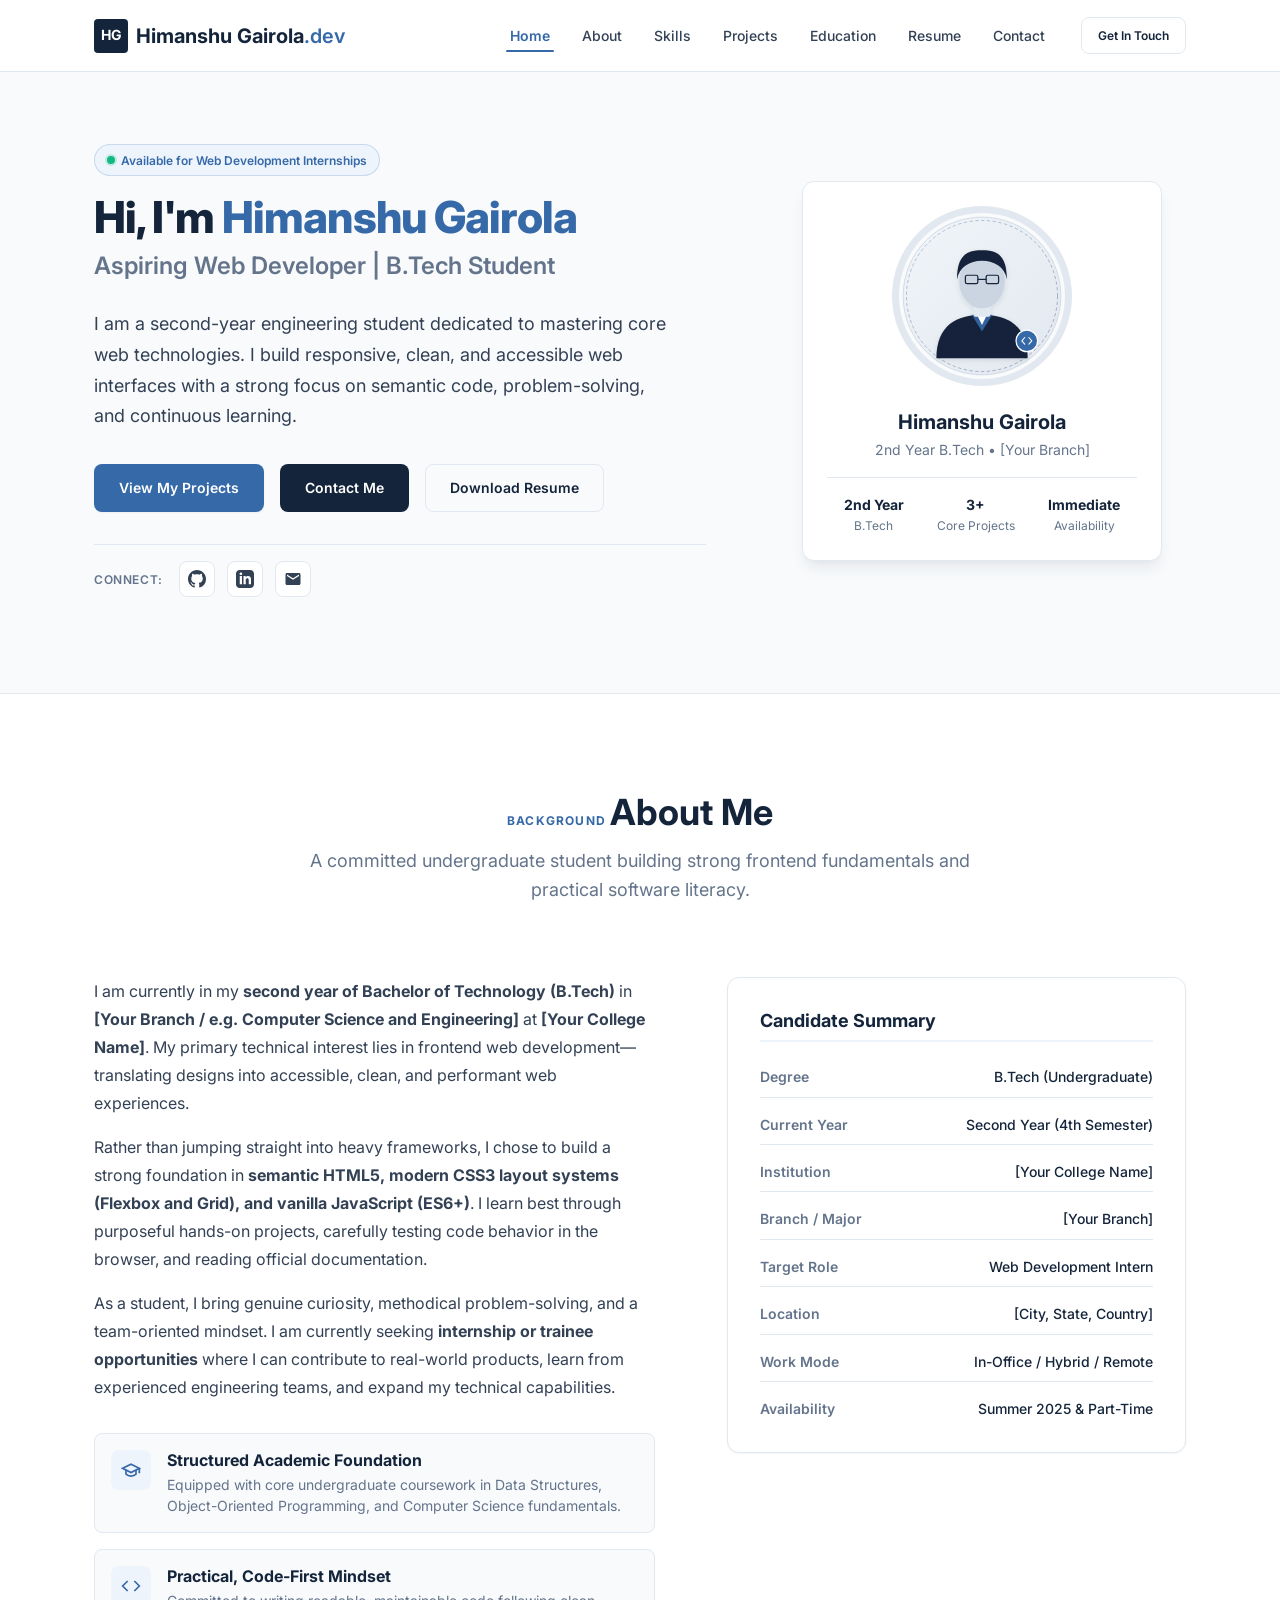
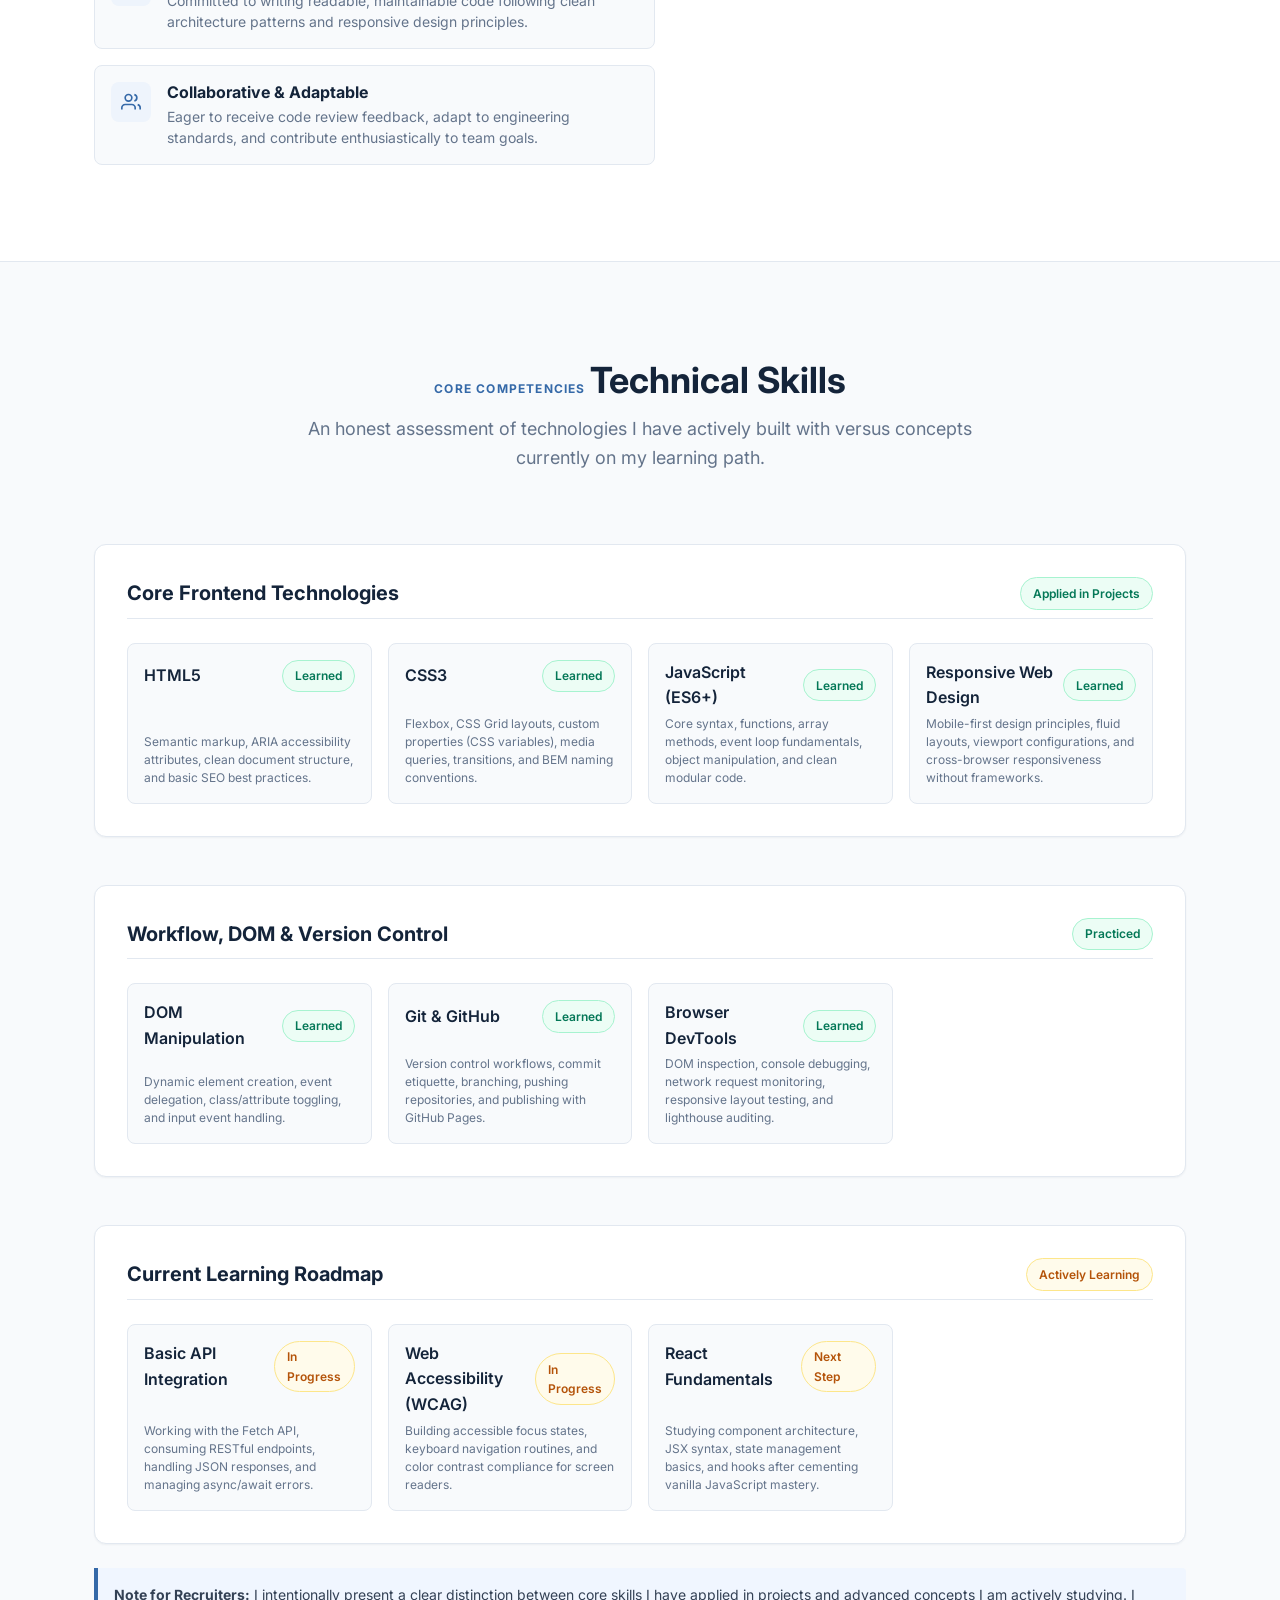
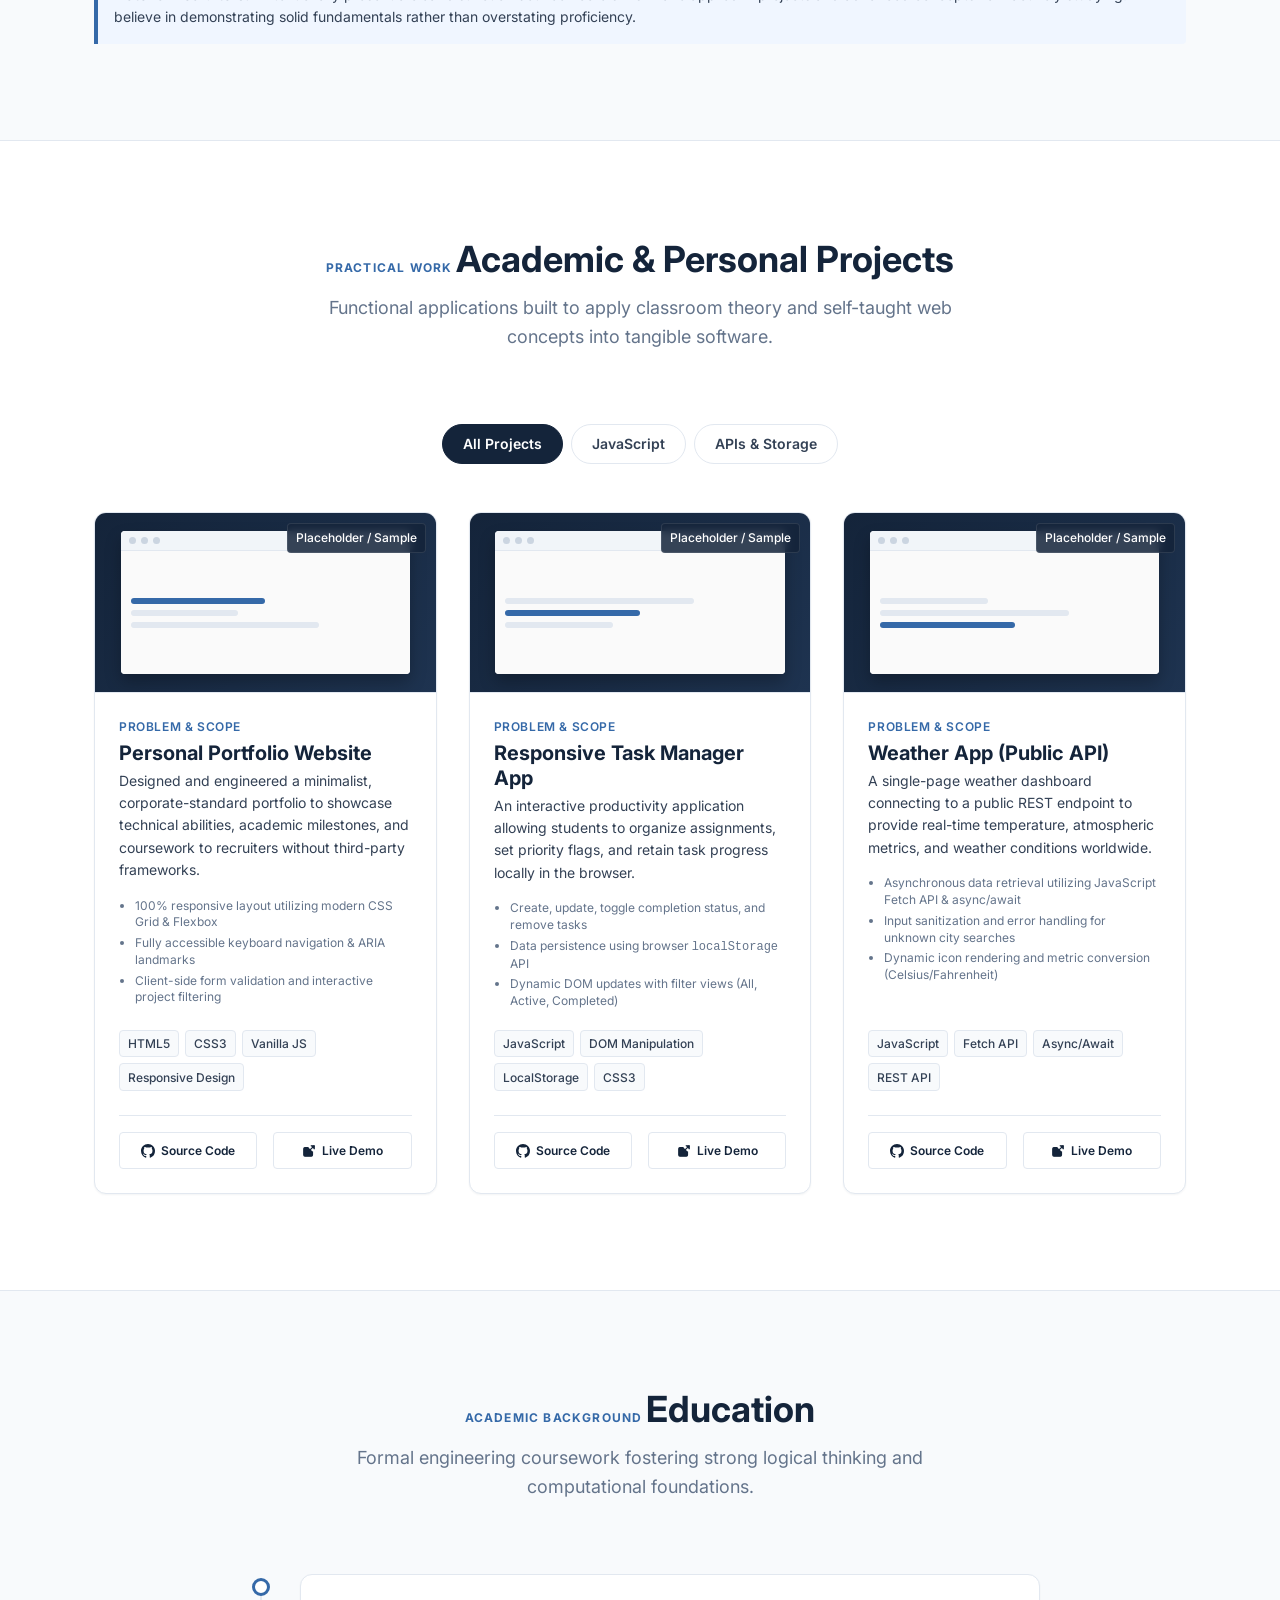
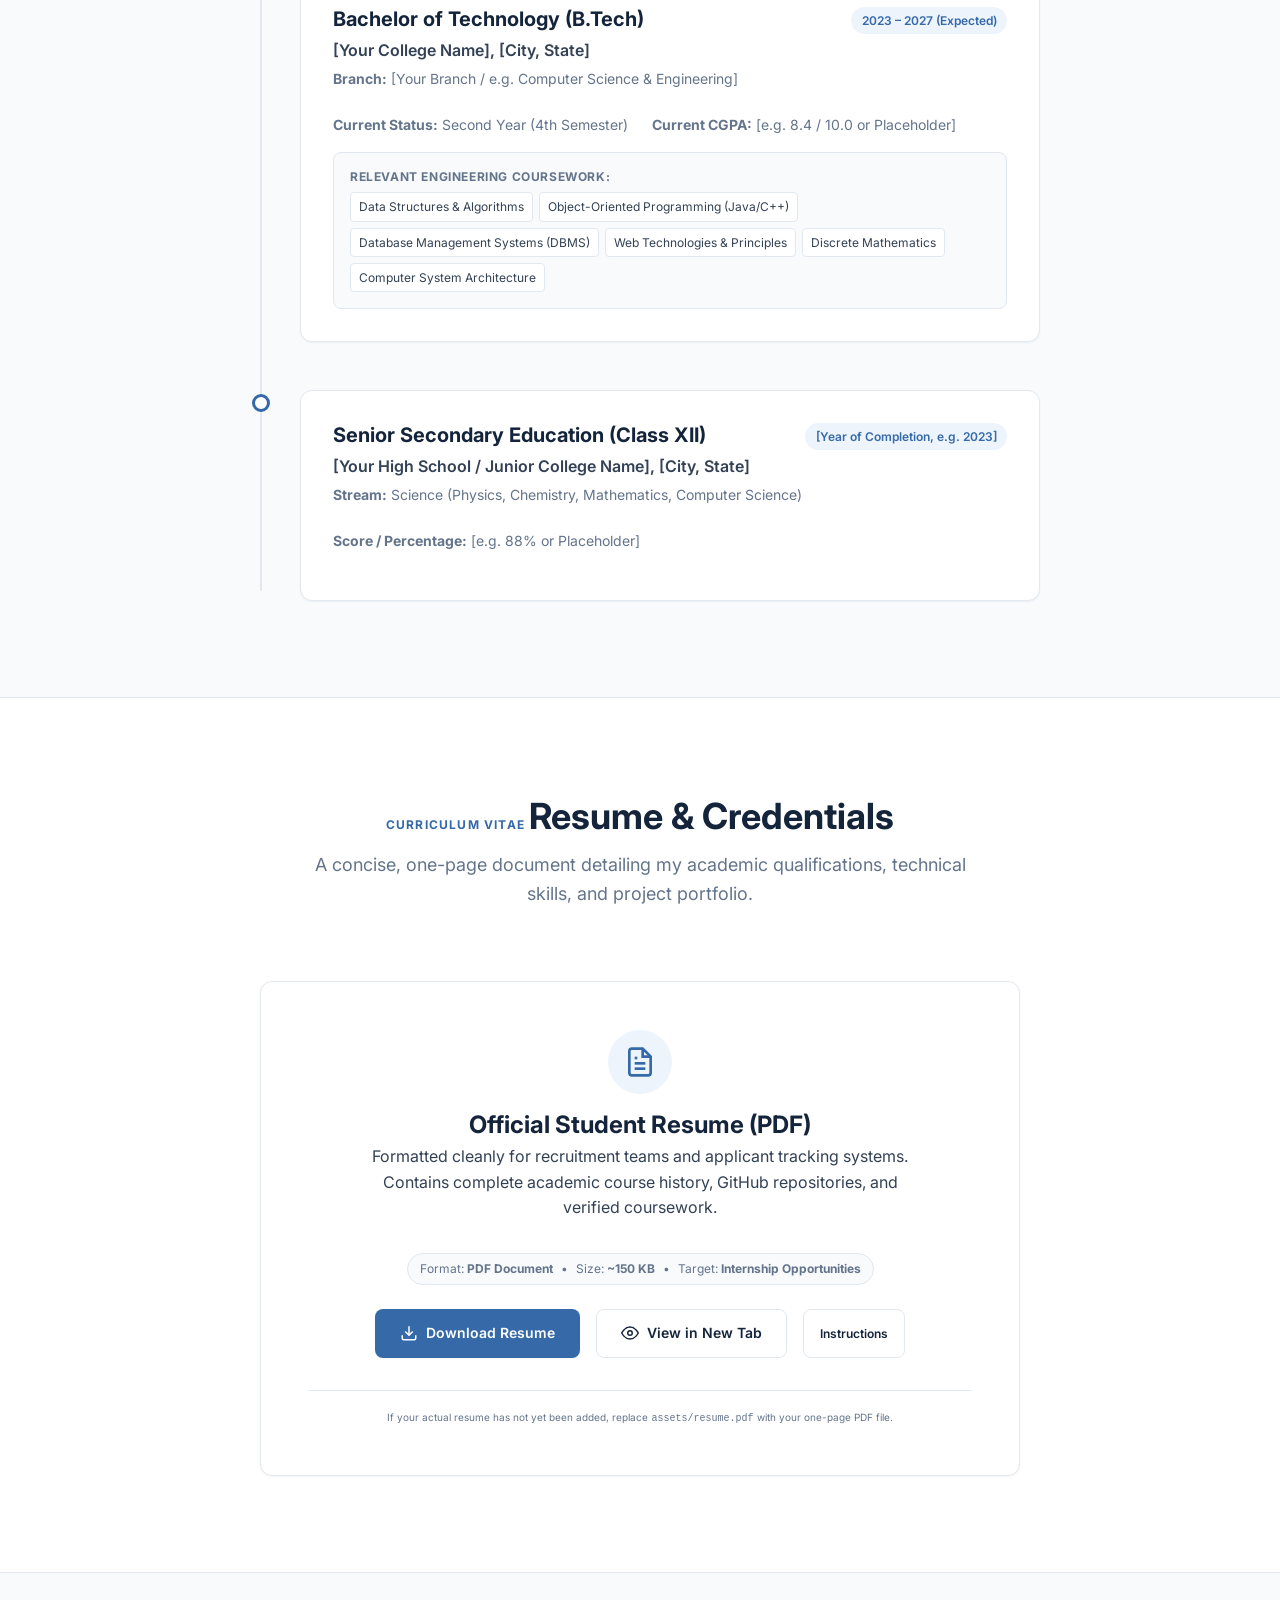
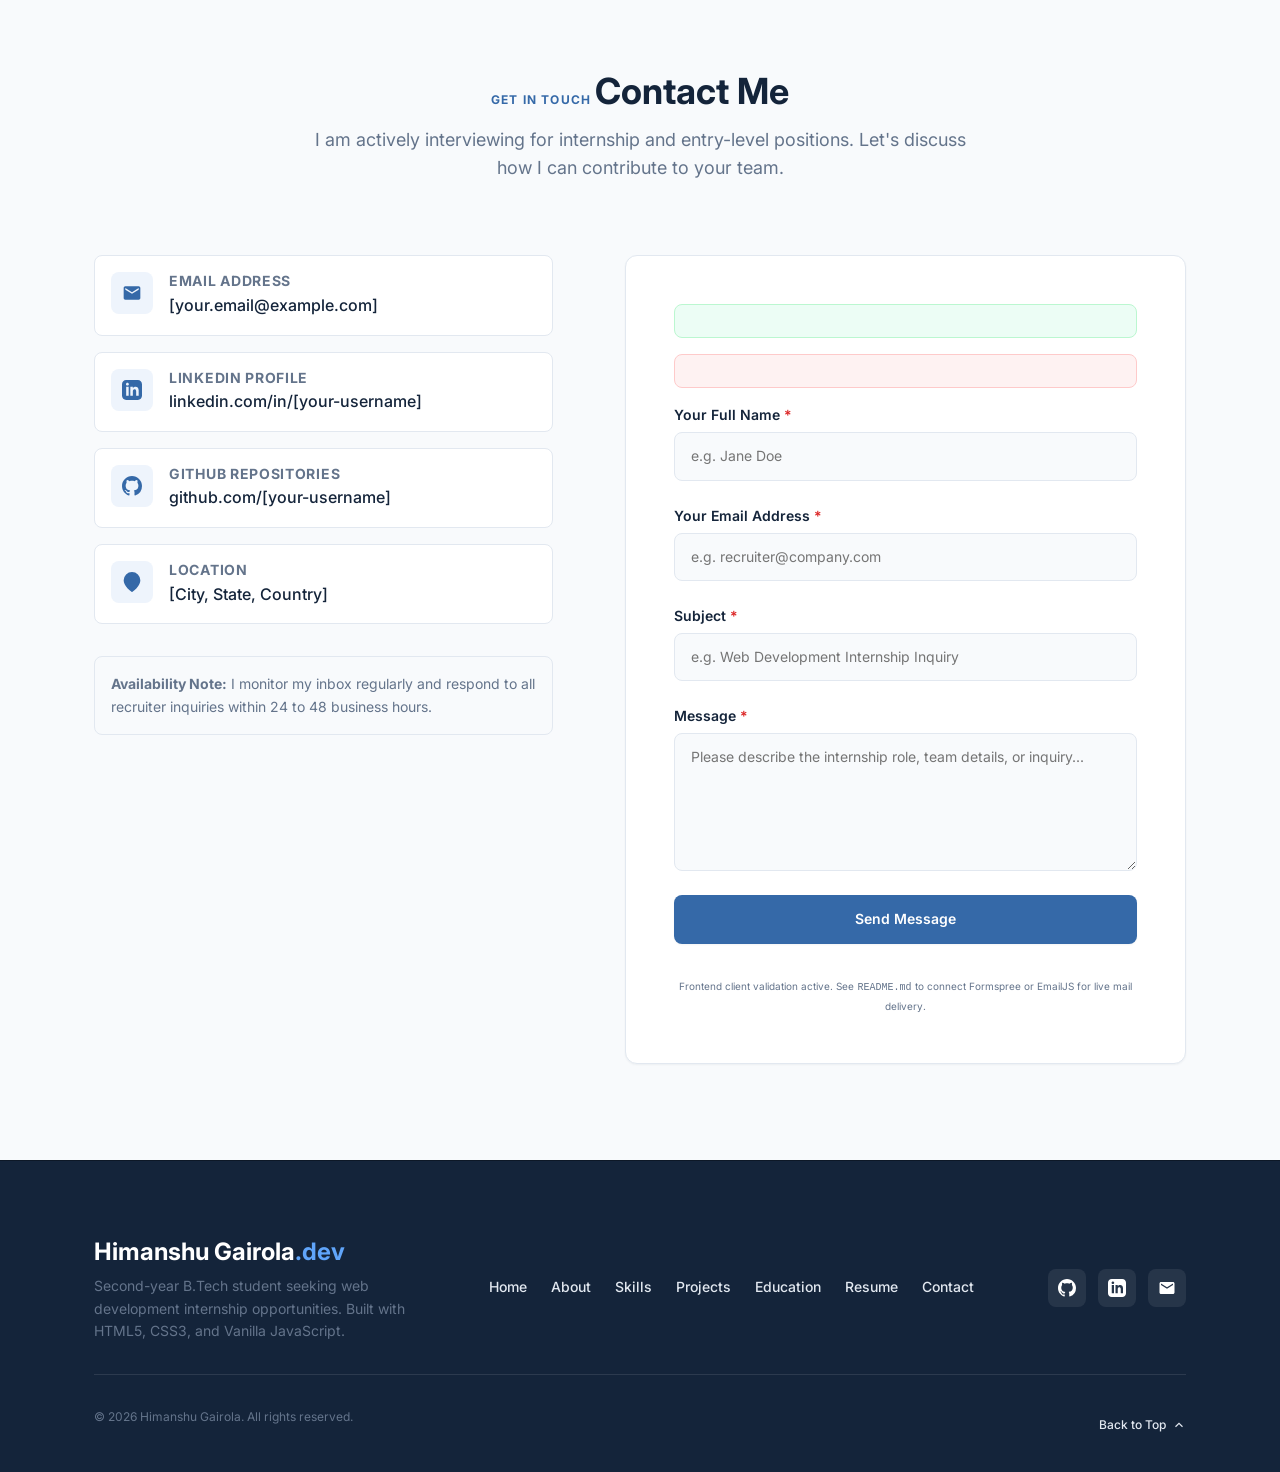
<file: himu port/portfolio/index.html>
<!DOCTYPE html>
<html lang="en">
<head>
  <meta charset="UTF-8">
  <meta name="viewport" content="width=device-width, initial-scale=1.0">
  <meta http-equiv="X-UA-Compatible" content="ie=edge">
  
  <!-- SEO & Recruiter Discovery Meta Tags -->
  <title>Himanshu Gairola | Aspiring Web Developer & B.Tech Student</title>
  <meta name="description" content="Portfolio of Himanshu Gairola, a second-year B.Tech student seeking web development internships and entry-level opportunities. Built with semantic HTML5, modern CSS3, and vanilla JavaScript.">
  <meta name="keywords" content="Web Developer, Frontend Developer, B.Tech Student, HTML5, CSS3, JavaScript, Portfolio, Internships">
  <meta name="author" content="Himanshu Gairola">

  <!-- Google Fonts: Inter -->
  <link rel="preconnect" href="https://fonts.googleapis.com">
  <link rel="preconnect" href="https://fonts.gstatic.com" crossorigin>
  <link href="https://fonts.googleapis.com/css2?family=Inter:wght@400;500;600;700;800&display=swap" rel="stylesheet">

  <!-- Core CSS Stylesheet -->
  <link rel="stylesheet" href="css/style.css">

  <!-- SVG Favicon -->
  <link rel="icon" type="image/svg+xml" href="data:image/svg+xml,<svg xmlns='http://www.w3.org/2000/svg' viewBox='0 0 100 100'><rect width='100' height='100' rx='20' fill='%2314243A'/><text x='50' y='65' font-size='50' font-family='sans-serif' font-weight='bold' fill='%233569A8' text-anchor='middle'>&lt;/&gt;</text></svg>">
</head>
<body>

  <!-- Accessibility Skip Link -->
  <a href="#main-content" class="skip-link">Skip to main content</a>

  <!-- ========================================================================
       Navigation Bar
       ======================================================================== -->
  <header class="header" id="top">
    <div class="container header-container">
      <!-- Logo / Monogram -->
      <a href="#hero" class="logo" aria-label="Himanshu Gairola Portfolio Home">
        <span class="logo-initials">HG</span>
        <span class="logo-text">Himanshu Gairola<span class="logo-tag">.dev</span></span>
      </a>

      <!-- Mobile Navigation Hamburger Button -->
      <button 
        class="nav-toggle" 
        id="navToggle" 
        aria-label="Toggle navigation menu" 
        aria-expanded="false" 
        aria-controls="navMenu"
      >
        <span class="nav-toggle-icon"></span>
      </button>

      <!-- Primary Navigation Menu -->
      <nav class="nav-menu" id="navMenu" aria-label="Main Navigation">
        <ul class="nav-links">
          <li><a href="#hero" class="nav-link active">Home</a></li>
          <li><a href="#about" class="nav-link">About</a></li>
          <li><a href="#skills" class="nav-link">Skills</a></li>
          <li><a href="#projects" class="nav-link">Projects</a></li>
          <li><a href="#education" class="nav-link">Education</a></li>
          <li><a href="#resume" class="nav-link">Resume</a></li>
          <li><a href="#contact" class="nav-link">Contact</a></li>
        </ul>
        <div class="nav-cta">
          <a href="#contact" class="btn btn-outline btn-sm">Get In Touch</a>
        </div>
      </nav>
    </div>
  </header>

  <!-- ========================================================================
       Main Content
       ======================================================================== -->
  <main id="main-content">

    <!-- ----------------------------------------------------------------------
         Hero Section
         ---------------------------------------------------------------------- -->
    <section class="hero" id="hero" aria-label="Introduction">
      <div class="container hero-grid">
        <!-- Hero Text Column -->
        <div class="hero-content">
          <div class="hero-kicker">
            <span class="badge badge-accent">
              <span class="status-dot"></span> Available for Web Development Internships
            </span>
          </div>

          <h1 class="hero-title">
            Hi, I'm <span class="highlight">Himanshu Gairola</span>
          </h1>
          <p class="hero-role">Aspiring Web Developer | B.Tech Student</p>

          <p class="hero-description">
            I am a second-year engineering student dedicated to mastering core web technologies. 
            I build responsive, clean, and accessible web interfaces with a strong focus on 
            semantic code, problem-solving, and continuous learning.
          </p>

          <div class="btn-group hero-actions">
            <a href="#projects" class="btn btn-primary">View My Projects</a>
            <a href="#contact" class="btn btn-secondary">Contact Me</a>
            <a href="assets/resume.pdf" class="btn btn-outline" download>Download Resume</a>
          </div>

          <!-- Hero Social Links -->
          <div class="hero-socials">
            <span class="social-label">Connect:</span>
            <div class="social-links">
              <!-- GitHub Link -->
              <a href="https://github.com/[your-username]" class="social-link" target="_blank" rel="noopener noreferrer" aria-label="GitHub Profile (opens in new tab)">
                <svg viewBox="0 0 24 24" aria-hidden="true"><path d="M12 0C5.37 0 0 5.37 0 12c0 5.31 3.435 9.795 8.205 11.385.6.105.825-.255.825-.57 0-.285-.015-1.23-.015-2.235-3.015.555-3.795-.735-4.035-1.41-.135-.345-.72-1.41-1.23-1.695-.42-.225-1.02-.78-.015-.795.945-.015 1.62.87 1.845 1.23 1.08 1.815 2.805 1.305 3.495.99.105-.78.42-1.305.765-1.605-2.67-.3-5.46-1.335-5.46-5.925 0-1.305.465-2.385 1.23-3.225-.12-.3-.54-1.53.12-3.18 0 0 1.005-.315 3.3 1.23.96-.27 1.98-.405 3-.405s2.04.135 3 .405c2.295-1.56 3.3-1.23 3.3-1.23.66 1.65.24 2.88.12 3.18.765.84 1.23 1.905 1.23 3.225 0 4.605-2.805 5.625-5.475 5.925.435.375.81 1.095.81 2.22 0 1.605-.015 2.895-.015 3.3 0 .315.225.69.825.57A12.02 12.02 0 0024 12c0-6.63-5.37-12-12-12z"/></svg>
              </a>
              <!-- LinkedIn Link -->
              <a href="https://linkedin.com/in/[your-username]" class="social-link" target="_blank" rel="noopener noreferrer" aria-label="LinkedIn Profile (opens in new tab)">
                <svg viewBox="0 0 24 24" aria-hidden="true"><path d="M19 0h-14c-2.761 0-5 2.239-5 5v14c0 2.761 2.239 5 5 5h14c2.762 0 5-2.239 5-5v-14c0-2.761-2.238-5-5-5zm-11 19h-3v-11h3v11zm-1.5-12.268c-.966 0-1.75-.79-1.75-1.764s.784-1.764 1.75-1.764 1.75.79 1.75 1.764-.783 1.764-1.75 1.764zm13.5 12.268h-3v-5.604c0-3.368-4-3.113-4 0v5.604h-3v-11h3v1.765c1.396-2.586 7-2.777 7 2.476v6.759z"/></svg>
              </a>
              <!-- Email Link -->
              <a href="mailto:[your.email@example.com]" class="social-link" aria-label="Send direct email to Himanshu Gairola">
                <svg viewBox="0 0 24 24" aria-hidden="true"><path d="M20 4H4c-1.1 0-1.99.9-1.99 2L2 18c0 1.1.9 2 2 2h16c1.1 0 2-.9 2-2V6c0-1.1-.9-2-2-2zm0 4l-8 5-8-5V6l8 5 8-5v2z"/></svg>
              </a>
            </div>
          </div>
        </div>

        <!-- Hero Visual / Professional Placeholder Card -->
        <div class="hero-visual">
          <div class="profile-card">
            <div class="profile-image-wrapper">
              <img 
                src="assets/profile-placeholder.svg" 
                alt="Professional silhouette avatar for Himanshu Gairola" 
                class="profile-image" 
                width="180" 
                height="180"
              >
            </div>
            <div class="profile-meta">
              <h3>Himanshu Gairola</h3>
              <p>2nd Year B.Tech • [Your Branch]</p>
            </div>
            <div class="profile-highlights">
              <div class="highlight-stat">
                <span class="stat-value">2nd Year</span>
                <span class="stat-label">B.Tech</span>
              </div>
              <div class="highlight-stat">
                <span class="stat-value">3+</span>
                <span class="stat-label">Core Projects</span>
              </div>
              <div class="highlight-stat">
                <span class="stat-value">Immediate</span>
                <span class="stat-label">Availability</span>
              </div>
            </div>
          </div>
        </div>
      </div>
    </section>

    <!-- ----------------------------------------------------------------------
         About Me Section
         ---------------------------------------------------------------------- -->
    <section class="section section-alt" id="about" aria-label="About Me">
      <div class="container">
        <div class="section-header">
          <span class="section-kicker">Background</span>
          <h2 class="section-title">About Me</h2>
          <p class="section-subtitle">
            A committed undergraduate student building strong frontend fundamentals and practical software literacy.
          </p>
        </div>

        <div class="about-grid">
          <!-- Text Narrative -->
          <div class="about-text">
            <p>
              I am currently in my <strong>second year of Bachelor of Technology (B.Tech)</strong> in 
              <strong>[Your Branch / e.g. Computer Science and Engineering]</strong> at 
              <strong>[Your College Name]</strong>. My primary technical interest lies in frontend web development—translating designs into accessible, clean, and performant web experiences.
            </p>
            <p>
              Rather than jumping straight into heavy frameworks, I chose to build a strong foundation in 
              <strong>semantic HTML5, modern CSS3 layout systems (Flexbox and Grid), and vanilla JavaScript (ES6+)</strong>. 
              I learn best through purposeful hands-on projects, carefully testing code behavior in the browser, and reading official documentation.
            </p>
            <p>
              As a student, I bring genuine curiosity, methodical problem-solving, and a team-oriented mindset. 
              I am currently seeking <strong>internship or trainee opportunities</strong> where I can contribute to real-world products, learn from experienced engineering teams, and expand my technical capabilities.
            </p>

            <!-- Highlights -->
            <div class="about-features">
              <div class="feature-item">
                <div class="feature-icon">
                  <svg viewBox="0 0 24 24" fill="none" stroke="currentColor" stroke-width="2" aria-hidden="true"><path d="M22 10v6M2 10l10-5 10 5-10 5z"/><path d="M6 12v5c3 3 9 3 12 0v-5"/></svg>
                </div>
                <div class="feature-content">
                  <h4>Structured Academic Foundation</h4>
                  <p>Equipped with core undergraduate coursework in Data Structures, Object-Oriented Programming, and Computer Science fundamentals.</p>
                </div>
              </div>

              <div class="feature-item">
                <div class="feature-icon">
                  <svg viewBox="0 0 24 24" fill="none" stroke="currentColor" stroke-width="2" aria-hidden="true"><polyline points="16 18 22 12 16 6"/><polyline points="8 6 2 12 8 18"/></svg>
                </div>
                <div class="feature-content">
                  <h4>Practical, Code-First Mindset</h4>
                  <p>Committed to writing readable, maintainable code following clean architecture patterns and responsive design principles.</p>
                </div>
              </div>

              <div class="feature-item">
                <div class="feature-icon">
                  <svg viewBox="0 0 24 24" fill="none" stroke="currentColor" stroke-width="2" aria-hidden="true"><path d="M17 21v-2a4 4 0 0 0-4-4H5a4 4 0 0 0-4 4v2"/><circle cx="9" cy="7" r="4"/><path d="M23 21v-2a4 4 0 0 0-3-3.87"/><path d="M16 3.13a4 4 0 0 1 0 7.75"/></svg>
                </div>
                <div class="feature-content">
                  <h4>Collaborative & Adaptable</h4>
                  <p>Eager to receive code review feedback, adapt to engineering standards, and contribute enthusiastically to team goals.</p>
                </div>
              </div>
            </div>
          </div>

          <!-- Quick Fact Sheet -->
          <div class="about-sidebar">
            <div class="fact-sheet-card">
              <h3 class="fact-sheet-title">Candidate Summary</h3>
              <div class="fact-list">
                <div class="fact-row">
                  <span class="fact-label">Degree</span>
                  <span class="fact-value">B.Tech (Undergraduate)</span>
                </div>
                <div class="fact-row">
                  <span class="fact-label">Current Year</span>
                  <span class="fact-value">Second Year (4th Semester)</span>
                </div>
                <div class="fact-row">
                  <span class="fact-label">Institution</span>
                  <span class="fact-value">[Your College Name]</span>
                </div>
                <div class="fact-row">
                  <span class="fact-label">Branch / Major</span>
                  <span class="fact-value">[Your Branch]</span>
                </div>
                <div class="fact-row">
                  <span class="fact-label">Target Role</span>
                  <span class="fact-value">Web Development Intern</span>
                </div>
                <div class="fact-row">
                  <span class="fact-label">Location</span>
                  <span class="fact-value">[City, State, Country]</span>
                </div>
                <div class="fact-row">
                  <span class="fact-label">Work Mode</span>
                  <span class="fact-value">In-Office / Hybrid / Remote</span>
                </div>
                <div class="fact-row">
                  <span class="fact-label">Availability</span>
                  <span class="fact-value">Summer 2025 & Part-Time</span>
                </div>
              </div>
            </div>
          </div>
        </div>
      </div>
    </section>

    <!-- ----------------------------------------------------------------------
         Technical Skills Section
         ---------------------------------------------------------------------- -->
    <section class="section" id="skills" aria-label="Technical Skills">
      <div class="container">
        <div class="section-header">
          <span class="section-kicker">Core Competencies</span>
          <h2 class="section-title">Technical Skills</h2>
          <p class="section-subtitle">
            An honest assessment of technologies I have actively built with versus concepts currently on my learning path.
          </p>
        </div>

        <div class="skills-container">
          <!-- Category 1: Core Technologies (Learned & Applied) -->
          <div class="skills-category">
            <div class="skills-category-header">
              <h3 class="skills-category-title">
                Core Frontend Technologies
              </h3>
              <span class="badge badge-proficient">Applied in Projects</span>
            </div>
            
            <div class="skills-grid">
              <div class="skill-card">
                <div class="skill-header">
                  <span class="skill-name">HTML5</span>
                  <span class="badge badge-proficient">Learned</span>
                </div>
                <p class="skill-desc">Semantic markup, ARIA accessibility attributes, clean document structure, and basic SEO best practices.</p>
              </div>

              <div class="skill-card">
                <div class="skill-header">
                  <span class="skill-name">CSS3</span>
                  <span class="badge badge-proficient">Learned</span>
                </div>
                <p class="skill-desc">Flexbox, CSS Grid layouts, custom properties (CSS variables), media queries, transitions, and BEM naming conventions.</p>
              </div>

              <div class="skill-card">
                <div class="skill-header">
                  <span class="skill-name">JavaScript (ES6+)</span>
                  <span class="badge badge-proficient">Learned</span>
                </div>
                <p class="skill-desc">Core syntax, functions, array methods, event loop fundamentals, object manipulation, and clean modular code.</p>
              </div>

              <div class="skill-card">
                <div class="skill-header">
                  <span class="skill-name">Responsive Web Design</span>
                  <span class="badge badge-proficient">Learned</span>
                </div>
                <p class="skill-desc">Mobile-first design principles, fluid layouts, viewport configurations, and cross-browser responsiveness without frameworks.</p>
              </div>
            </div>
          </div>

          <!-- Category 2: Developer Tools & Core Workflow -->
          <div class="skills-category">
            <div class="skills-category-header">
              <h3 class="skills-category-title">
                Workflow, DOM & Version Control
              </h3>
              <span class="badge badge-proficient">Practiced</span>
            </div>

            <div class="skills-grid">
              <div class="skill-card">
                <div class="skill-header">
                  <span class="skill-name">DOM Manipulation</span>
                  <span class="badge badge-proficient">Learned</span>
                </div>
                <p class="skill-desc">Dynamic element creation, event delegation, class/attribute toggling, and input event handling.</p>
              </div>

              <div class="skill-card">
                <div class="skill-header">
                  <span class="skill-name">Git & GitHub</span>
                  <span class="badge badge-proficient">Learned</span>
                </div>
                <p class="skill-desc">Version control workflows, commit etiquette, branching, pushing repositories, and publishing with GitHub Pages.</p>
              </div>

              <div class="skill-card">
                <div class="skill-header">
                  <span class="skill-name">Browser DevTools</span>
                  <span class="badge badge-proficient">Learned</span>
                </div>
                <p class="skill-desc">DOM inspection, console debugging, network request monitoring, responsive layout testing, and lighthouse auditing.</p>
              </div>
            </div>
          </div>

          <!-- Category 3: Currently Learning / Growth Roadmap -->
          <div class="skills-category">
            <div class="skills-category-header">
              <h3 class="skills-category-title">
                Current Learning Roadmap
              </h3>
              <span class="badge badge-learning">Actively Learning</span>
            </div>

            <div class="skills-grid">
              <div class="skill-card">
                <div class="skill-header">
                  <span class="skill-name">Basic API Integration</span>
                  <span class="badge badge-learning">In Progress</span>
                </div>
                <p class="skill-desc">Working with the Fetch API, consuming RESTful endpoints, handling JSON responses, and managing async/await errors.</p>
              </div>

              <div class="skill-card">
                <div class="skill-header">
                  <span class="skill-name">Web Accessibility (WCAG)</span>
                  <span class="badge badge-learning">In Progress</span>
                </div>
                <p class="skill-desc">Building accessible focus states, keyboard navigation routines, and color contrast compliance for screen readers.</p>
              </div>

              <div class="skill-card">
                <div class="skill-header">
                  <span class="skill-name">React Fundamentals</span>
                  <span class="badge badge-learning">Next Step</span>
                </div>
                <p class="skill-desc">Studying component architecture, JSX syntax, state management basics, and hooks after cementing vanilla JavaScript mastery.</p>
              </div>
            </div>
          </div>
        </div>

        <!-- Transparency note for HR -->
        <div class="skills-transparency-note">
          <strong>Note for Recruiters:</strong> I intentionally present a clear distinction between core skills I have applied in projects and advanced concepts I am actively studying. I believe in demonstrating solid fundamentals rather than overstating proficiency.
        </div>
      </div>
    </section>

    <!-- ----------------------------------------------------------------------
         Projects Section
         ---------------------------------------------------------------------- -->
    <section class="section section-alt" id="projects" aria-label="Projects">
      <div class="container">
        <div class="section-header">
          <span class="section-kicker">Practical Work</span>
          <h2 class="section-title">Academic & Personal Projects</h2>
          <p class="section-subtitle">
            Functional applications built to apply classroom theory and self-taught web concepts into tangible software.
          </p>
        </div>

        <!-- Filter Bar -->
        <div class="projects-filter-bar" role="tablist" aria-label="Filter projects by technology">
          <button class="filter-btn active" data-filter="all" role="tab" aria-selected="true">All Projects</button>
          <button class="filter-btn" data-filter="javascript" role="tab" aria-selected="false">JavaScript</button>
          <button class="filter-btn" data-filter="api" role="tab" aria-selected="false">APIs & Storage</button>
        </div>

        <div class="projects-grid">
          <!-- Project 1: Personal Portfolio Website -->
          <article class="project-card" data-category="javascript html css">
            <div class="project-preview">
              <div class="preview-mockup-browser">
                <div class="mockup-header">
                  <div class="mockup-dot"></div>
                  <div class="mockup-dot"></div>
                  <div class="mockup-dot"></div>
                </div>
                <div class="mockup-body">
                  <div class="mockup-line accent"></div>
                  <div class="mockup-line short"></div>
                  <div class="mockup-line medium"></div>
                </div>
              </div>
              <span class="project-badge-overlay">Placeholder / Sample</span>
            </div>

            <div class="project-content">
              <span class="project-problem">Problem & Scope</span>
              <h3 class="project-title">Personal Portfolio Website</h3>
              <p class="project-desc">
                Designed and engineered a minimalist, corporate-standard portfolio to showcase technical abilities, academic milestones, and coursework to recruiters without third-party frameworks.
              </p>

              <ul class="project-features">
                <li>100% responsive layout utilizing modern CSS Grid & Flexbox</li>
                <li>Fully accessible keyboard navigation & ARIA landmarks</li>
                <li>Client-side form validation and interactive project filtering</li>
              </ul>

              <div class="project-tags">
                <span class="project-tag">HTML5</span>
                <span class="project-tag">CSS3</span>
                <span class="project-tag">Vanilla JS</span>
                <span class="project-tag">Responsive Design</span>
              </div>

              <div class="project-links">
                <a href="https://github.com/[your-username]/portfolio" class="project-link-btn" target="_blank" rel="noopener noreferrer" aria-label="View Source Code on GitHub (opens in new tab)">
                  <svg viewBox="0 0 24 24" aria-hidden="true"><path d="M12 0C5.37 0 0 5.37 0 12c0 5.31 3.435 9.795 8.205 11.385.6.105.825-.255.825-.57 0-.285-.015-1.23-.015-2.235-3.015.555-3.795-.735-4.035-1.41-.135-.345-.72-1.41-1.23-1.695-.42-.225-1.02-.78-.015-.795.945-.015 1.62.87 1.845 1.23 1.08 1.815 2.805 1.305 3.495.99.105-.78.42-1.305.765-1.605-2.67-.3-5.46-1.335-5.46-5.925 0-1.305.465-2.385 1.23-3.225-.12-.3-.54-1.53.12-3.18 0 0 1.005-.315 3.3 1.23.96-.27 1.98-.405 3-.405s2.04.135 3 .405c2.295-1.56 3.3-1.23 3.3-1.23.66 1.65.24 2.88.12 3.18.765.84 1.23 1.905 1.23 3.225 0 4.605-2.805 5.625-5.475 5.925.435.375.81 1.095.81 2.22 0 1.605-.015 2.895-.015 3.3 0 .315.225.69.825.57A12.02 12.02 0 0024 12c0-6.63-5.37-12-12-12z"/></svg>
                  Source Code
                </a>
                <a href="#hero" class="project-link-btn" aria-label="Current Live Site">
                  <svg viewBox="0 0 24 24" fill="none" stroke="currentColor" stroke-width="2" aria-hidden="true"><path d="M18 13v6a2 2 0 0 1-2 2H5a2 2 0 0 1-2-2V8a2 2 0 0 1 2-2h6"/><polyline points="15 3 21 3 21 9"/><line x1="10" y1="14" x2="21" y2="3"/></svg>
                  Live Demo
                </a>
              </div>
            </div>
          </article>

          <!-- Project 2: Responsive Task Manager App -->
          <article class="project-card" data-category="javascript api">
            <div class="project-preview">
              <div class="preview-mockup-browser">
                <div class="mockup-header">
                  <div class="mockup-dot"></div>
                  <div class="mockup-dot"></div>
                  <div class="mockup-dot"></div>
                </div>
                <div class="mockup-body">
                  <div class="mockup-line medium"></div>
                  <div class="mockup-line accent"></div>
                  <div class="mockup-line short"></div>
                </div>
              </div>
              <span class="project-badge-overlay">Placeholder / Sample</span>
            </div>

            <div class="project-content">
              <span class="project-problem">Problem & Scope</span>
              <h3 class="project-title">Responsive Task Manager App</h3>
              <p class="project-desc">
                An interactive productivity application allowing students to organize assignments, set priority flags, and retain task progress locally in the browser.
              </p>

              <ul class="project-features">
                <li>Create, update, toggle completion status, and remove tasks</li>
                <li>Data persistence using browser <code>localStorage</code> API</li>
                <li>Dynamic DOM updates with filter views (All, Active, Completed)</li>
              </ul>

              <div class="project-tags">
                <span class="project-tag">JavaScript</span>
                <span class="project-tag">DOM Manipulation</span>
                <span class="project-tag">LocalStorage</span>
                <span class="project-tag">CSS3</span>
              </div>

              <div class="project-links">
                <a href="https://github.com/[your-username]/task-manager" class="project-link-btn" target="_blank" rel="noopener noreferrer" aria-label="View Task Manager Source on GitHub (opens in new tab)">
                  <svg viewBox="0 0 24 24" aria-hidden="true"><path d="M12 0C5.37 0 0 5.37 0 12c0 5.31 3.435 9.795 8.205 11.385.6.105.825-.255.825-.57 0-.285-.015-1.23-.015-2.235-3.015.555-3.795-.735-4.035-1.41-.135-.345-.72-1.41-1.23-1.695-.42-.225-1.02-.78-.015-.795.945-.015 1.62.87 1.845 1.23 1.08 1.815 2.805 1.305 3.495.99.105-.78.42-1.305.765-1.605-2.67-.3-5.46-1.335-5.46-5.925 0-1.305.465-2.385 1.23-3.225-.12-.3-.54-1.53.12-3.18 0 0 1.005-.315 3.3 1.23.96-.27 1.98-.405 3-.405s2.04.135 3 .405c2.295-1.56 3.3-1.23 3.3-1.23.66 1.65.24 2.88.12 3.18.765.84 1.23 1.905 1.23 3.225 0 4.605-2.805 5.625-5.475 5.925.435.375.81 1.095.81 2.22 0 1.605-.015 2.895-.015 3.3 0 .315.225.69.825.57A12.02 12.02 0 0024 12c0-6.63-5.37-12-12-12z"/></svg>
                  Source Code
                </a>
                <a href="https://[your-username].github.io/task-manager" class="project-link-btn" target="_blank" rel="noopener noreferrer" aria-label="View Task Manager Live Demo (opens in new tab)">
                  <svg viewBox="0 0 24 24" fill="none" stroke="currentColor" stroke-width="2" aria-hidden="true"><path d="M18 13v6a2 2 0 0 1-2 2H5a2 2 0 0 1-2-2V8a2 2 0 0 1 2-2h6"/><polyline points="15 3 21 3 21 9"/><line x1="10" y1="14" x2="21" y2="3"/></svg>
                  Live Demo
                </a>
              </div>
            </div>
          </article>

          <!-- Project 3: Weather App Using a Public API -->
          <article class="project-card" data-category="javascript api">
            <div class="project-preview">
              <div class="preview-mockup-browser">
                <div class="mockup-header">
                  <div class="mockup-dot"></div>
                  <div class="mockup-dot"></div>
                  <div class="mockup-dot"></div>
                </div>
                <div class="mockup-body">
                  <div class="mockup-line short"></div>
                  <div class="mockup-line medium"></div>
                  <div class="mockup-line accent"></div>
                </div>
              </div>
              <span class="project-badge-overlay">Placeholder / Sample</span>
            </div>

            <div class="project-content">
              <span class="project-problem">Problem & Scope</span>
              <h3 class="project-title">Weather App (Public API)</h3>
              <p class="project-desc">
                A single-page weather dashboard connecting to a public REST endpoint to provide real-time temperature, atmospheric metrics, and weather conditions worldwide.
              </p>

              <ul class="project-features">
                <li>Asynchronous data retrieval utilizing JavaScript Fetch API & async/await</li>
                <li>Input sanitization and error handling for unknown city searches</li>
                <li>Dynamic icon rendering and metric conversion (Celsius/Fahrenheit)</li>
              </ul>

              <div class="project-tags">
                <span class="project-tag">JavaScript</span>
                <span class="project-tag">Fetch API</span>
                <span class="project-tag">Async/Await</span>
                <span class="project-tag">REST API</span>
              </div>

              <div class="project-links">
                <a href="https://github.com/[your-username]/weather-app" class="project-link-btn" target="_blank" rel="noopener noreferrer" aria-label="View Weather App Source on GitHub (opens in new tab)">
                  <svg viewBox="0 0 24 24" aria-hidden="true"><path d="M12 0C5.37 0 0 5.37 0 12c0 5.31 3.435 9.795 8.205 11.385.6.105.825-.255.825-.57 0-.285-.015-1.23-.015-2.235-3.015.555-3.795-.735-4.035-1.41-.135-.345-.72-1.41-1.23-1.695-.42-.225-1.02-.78-.015-.795.945-.015 1.62.87 1.845 1.23 1.08 1.815 2.805 1.305 3.495.99.105-.78.42-1.305.765-1.605-2.67-.3-5.46-1.335-5.46-5.925 0-1.305.465-2.385 1.23-3.225-.12-.3-.54-1.53.12-3.18 0 0 1.005-.315 3.3 1.23.96-.27 1.98-.405 3-.405s2.04.135 3 .405c2.295-1.56 3.3-1.23 3.3-1.23.66 1.65.24 2.88.12 3.18.765.84 1.23 1.905 1.23 3.225 0 4.605-2.805 5.625-5.475 5.925.435.375.81 1.095.81 2.22 0 1.605-.015 2.895-.015 3.3 0 .315.225.69.825.57A12.02 12.02 0 0024 12c0-6.63-5.37-12-12-12z"/></svg>
                  Source Code
                </a>
                <a href="https://[your-username].github.io/weather-app" class="project-link-btn" target="_blank" rel="noopener noreferrer" aria-label="View Weather App Live Demo (opens in new tab)">
                  <svg viewBox="0 0 24 24" fill="none" stroke="currentColor" stroke-width="2" aria-hidden="true"><path d="M18 13v6a2 2 0 0 1-2 2H5a2 2 0 0 1-2-2V8a2 2 0 0 1 2-2h6"/><polyline points="15 3 21 3 21 9"/><line x1="10" y1="14" x2="21" y2="3"/></svg>
                  Live Demo
                </a>
              </div>
            </div>
          </article>
        </div>
      </div>
    </section>

    <!-- ----------------------------------------------------------------------
         Education Section
         ---------------------------------------------------------------------- -->
    <section class="section" id="education" aria-label="Education">
      <div class="container">
        <div class="section-header">
          <span class="section-kicker">Academic Background</span>
          <h2 class="section-title">Education</h2>
          <p class="section-subtitle">
            Formal engineering coursework fostering strong logical thinking and computational foundations.
          </p>
        </div>

        <div class="education-timeline">
          <!-- B.Tech Degree Item -->
          <div class="timeline-item">
            <div class="timeline-dot"></div>
            <div class="timeline-card">
              <div class="timeline-header">
                <h3 class="degree-title">Bachelor of Technology (B.Tech)</h3>
                <span class="timeline-period">2023 – 2027 (Expected)</span>
              </div>
              <div class="institution-name">[Your College Name], [City, State]</div>
              <div class="education-meta">
                <span><strong>Branch:</strong> [Your Branch / e.g. Computer Science & Engineering]</span>
                <span><strong>Current Status:</strong> Second Year (4th Semester)</span>
                <span><strong>Current CGPA:</strong> [e.g. 8.4 / 10.0 or Placeholder]</span>
              </div>

              <div class="coursework-box">
                <h4>Relevant Engineering Coursework:</h4>
                <div class="coursework-tags">
                  <span class="course-tag">Data Structures & Algorithms</span>
                  <span class="course-tag">Object-Oriented Programming (Java/C++)</span>
                  <span class="course-tag">Database Management Systems (DBMS)</span>
                  <span class="course-tag">Web Technologies & Principles</span>
                  <span class="course-tag">Discrete Mathematics</span>
                  <span class="course-tag">Computer System Architecture</span>
                </div>
              </div>
            </div>
          </div>

          <!-- Higher Secondary School Item -->
          <div class="timeline-item">
            <div class="timeline-dot"></div>
            <div class="timeline-card">
              <div class="timeline-header">
                <h3 class="degree-title">Senior Secondary Education (Class XII)</h3>
                <span class="timeline-period">[Year of Completion, e.g. 2023]</span>
              </div>
              <div class="institution-name">[Your High School / Junior College Name], [City, State]</div>
              <div class="education-meta">
                <span><strong>Stream:</strong> Science (Physics, Chemistry, Mathematics, Computer Science)</span>
                <span><strong>Score / Percentage:</strong> [e.g. 88% or Placeholder]</span>
              </div>
            </div>
          </div>
        </div>
      </div>
    </section>

    <!-- ----------------------------------------------------------------------
         Resume Section
         ---------------------------------------------------------------------- -->
    <section class="section section-alt" id="resume" aria-label="Resume">
      <div class="container">
        <div class="section-header">
          <span class="section-kicker">Curriculum Vitae</span>
          <h2 class="section-title">Resume & Credentials</h2>
          <p class="section-subtitle">
            A concise, one-page document detailing my academic qualifications, technical skills, and project portfolio.
          </p>
        </div>

        <div class="resume-box">
          <div class="resume-icon-wrapper" aria-hidden="true">
            <svg viewBox="0 0 24 24" fill="none" stroke="currentColor" stroke-width="2"><path d="M14 2H6a2 2 0 0 0-2 2v16a2 2 0 0 0 2 2h12a2 2 0 0 0 2-2V8z"/><polyline points="14 2 14 8 20 8"/><line x1="16" y1="13" x2="8" y2="13"/><line x1="16" y1="17" x2="8" y2="17"/><polyline points="10 9 9 9 8 9"/></svg>
          </div>

          <h3>Official Student Resume (PDF)</h3>
          <p>
            Formatted cleanly for recruitment teams and applicant tracking systems. Contains complete academic course history, GitHub repositories, and verified coursework.
          </p>

          <div class="resume-file-info">
            <span>Format: <strong>PDF Document</strong></span>
            <span>•</span>
            <span>Size: <strong>~150 KB</strong></span>
            <span>•</span>
            <span>Target: <strong>Internship Opportunities</strong></span>
          </div>

          <div class="resume-actions">
            <a href="assets/resume.pdf" class="btn btn-primary" download="Himanshu-Gairola-Resume.pdf">
              <svg width="18" height="18" viewBox="0 0 24 24" fill="none" stroke="currentColor" stroke-width="2" aria-hidden="true"><path d="M21 15v4a2 2 0 0 1-2 2H5a2 2 0 0 1-2-2v-4"/><polyline points="7 10 12 15 17 10"/><line x1="12" y1="15" x2="12" y2="3"/></svg>
              Download Resume
            </a>
            <a href="assets/resume.pdf" class="btn btn-outline" target="_blank" rel="noopener noreferrer">
              <svg width="18" height="18" viewBox="0 0 24 24" fill="none" stroke="currentColor" stroke-width="2" aria-hidden="true"><path d="M1 12s4-8 11-8 11 8 11 8-4 8-11 8-11-8-11-8z"/><circle cx="12" cy="12" r="3"/></svg>
              View in New Tab
            </a>
            <button type="button" class="btn btn-outline btn-sm" id="resumeInfoBtn" aria-label="Resume replacement instructions">
              Instructions
            </button>
          </div>

          <div class="resume-notice">
            <small>If your actual resume has not yet been added, replace <code>assets/resume.pdf</code> with your one-page PDF file.</small>
          </div>
        </div>
      </div>
    </section>

    <!-- ----------------------------------------------------------------------
         Contact Section
         ---------------------------------------------------------------------- -->
    <section class="section" id="contact" aria-label="Contact">
      <div class="container">
        <div class="section-header">
          <span class="section-kicker">Get In Touch</span>
          <h2 class="section-title">Contact Me</h2>
          <p class="section-subtitle">
            I am actively interviewing for internship and entry-level positions. Let's discuss how I can contribute to your team.
          </p>
        </div>

        <div class="contact-grid">
          <!-- Direct Contact Information -->
          <div class="contact-info">
            <div class="contact-info-list">
              <!-- Email Card -->
              <div class="contact-card">
                <div class="contact-icon">
                  <svg viewBox="0 0 24 24"><path d="M20 4H4c-1.1 0-1.99.9-1.99 2L2 18c0 1.1.9 2 2 2h16c1.1 0 2-.9 2-2V6c0-1.1-.9-2-2-2zm0 4l-8 5-8-5V6l8 5 8-5v2z"/></svg>
                </div>
                <div class="contact-details">
                  <h4>Email Address</h4>
                  <a href="mailto:[your.email@example.com]">[your.email@example.com]</a>
                </div>
              </div>

              <!-- LinkedIn Card -->
              <div class="contact-card">
                <div class="contact-icon">
                  <svg viewBox="0 0 24 24"><path d="M19 0h-14c-2.761 0-5 2.239-5 5v14c0 2.761 2.239 5 5 5h14c2.762 0 5-2.239 5-5v-14c0-2.761-2.238-5-5-5zm-11 19h-3v-11h3v11zm-1.5-12.268c-.966 0-1.75-.79-1.75-1.764s.784-1.764 1.75-1.764 1.75.79 1.75 1.764-.783 1.764-1.75 1.764zm13.5 12.268h-3v-5.604c0-3.368-4-3.113-4 0v5.604h-3v-11h3v1.765c1.396-2.586 7-2.777 7 2.476v6.759z"/></svg>
                </div>
                <div class="contact-details">
                  <h4>LinkedIn Profile</h4>
                  <a href="https://linkedin.com/in/[your-username]" target="_blank" rel="noopener noreferrer">linkedin.com/in/[your-username]</a>
                </div>
              </div>

              <!-- GitHub Card -->
              <div class="contact-card">
                <div class="contact-icon">
                  <svg viewBox="0 0 24 24"><path d="M12 0C5.37 0 0 5.37 0 12c0 5.31 3.435 9.795 8.205 11.385.6.105.825-.255.825-.57 0-.285-.015-1.23-.015-2.235-3.015.555-3.795-.735-4.035-1.41-.135-.345-.72-1.41-1.23-1.695-.42-.225-1.02-.78-.015-.795.945-.015 1.62.87 1.845 1.23 1.08 1.815 2.805 1.305 3.495.99.105-.78.42-1.305.765-1.605-2.67-.3-5.46-1.335-5.46-5.925 0-1.305.465-2.385 1.23-3.225-.12-.3-.54-1.53.12-3.18 0 0 1.005-.315 3.3 1.23.96-.27 1.98-.405 3-.405s2.04.135 3 .405c2.295-1.56 3.3-1.23 3.3-1.23.66 1.65.24 2.88.12 3.18.765.84 1.23 1.905 1.23 3.225 0 4.605-2.805 5.625-5.475 5.925.435.375.81 1.095.81 2.22 0 1.605-.015 2.895-.015 3.3 0 .315.225.69.825.57A12.02 12.02 0 0024 12c0-6.63-5.37-12-12-12z"/></svg>
                </div>
                <div class="contact-details">
                  <h4>GitHub Repositories</h4>
                  <a href="https://github.com/[your-username]" target="_blank" rel="noopener noreferrer">github.com/[your-username]</a>
                </div>
              </div>

              <!-- Location Card -->
              <div class="contact-card">
                <div class="contact-icon">
                  <svg viewBox="0 0 24 24" fill="none" stroke="currentColor" stroke-width="2"><path d="M21 10c0 7-9 13-9 13s-9-6-9-13a9 9 0 0 1 18 0z"/><circle cx="12" cy="10" r="3"/></svg>
                </div>
                <div class="contact-details">
                  <h4>Location</h4>
                  <p>[City, State, Country]</p>
                </div>
              </div>
            </div>

            <div class="contact-note">
              <strong>Availability Note:</strong> I monitor my inbox regularly and respond to all recruiter inquiries within 24 to 48 business hours.
            </div>
          </div>

          <!-- Client-Side Validated Contact Form -->
          <div class="contact-form-container">
            <!-- Dynamic Alert Banners -->
            <div id="formSuccessAlert" class="form-alert success" role="alert"></div>
            <div id="formErrorAlert" class="form-alert error" role="alert"></div>

            <form id="contactForm" class="contact-form" novalidate>
              <!-- Full Name Field -->
              <div class="form-group">
                <label for="userName" class="form-label">
                  Your Full Name <span class="required" aria-hidden="true">*</span>
                </label>
                <input 
                  type="text" 
                  id="userName" 
                  name="name" 
                  class="form-input" 
                  placeholder="e.g. Jane Doe" 
                  required 
                  aria-required="true"
                  aria-describedby="nameError"
                >
                <span class="form-error" id="nameError" role="alert"></span>
              </div>

              <!-- Email Field -->
              <div class="form-group">
                <label for="userEmail" class="form-label">
                  Your Email Address <span class="required" aria-hidden="true">*</span>
                </label>
                <input 
                  type="email" 
                  id="userEmail" 
                  name="email" 
                  class="form-input" 
                  placeholder="e.g. recruiter@company.com" 
                  required 
                  aria-required="true"
                  aria-describedby="emailError"
                >
                <span class="form-error" id="emailError" role="alert"></span>
              </div>

              <!-- Subject Field -->
              <div class="form-group">
                <label for="userSubject" class="form-label">
                  Subject <span class="required" aria-hidden="true">*</span>
                </label>
                <input 
                  type="text" 
                  id="userSubject" 
                  name="subject" 
                  class="form-input" 
                  placeholder="e.g. Web Development Internship Inquiry" 
                  required 
                  aria-required="true"
                  aria-describedby="subjectError"
                >
                <span class="form-error" id="subjectError" role="alert"></span>
              </div>

              <!-- Message Field -->
              <div class="form-group">
                <label for="userMessage" class="form-label">
                  Message <span class="required" aria-hidden="true">*</span>
                </label>
                <textarea 
                  id="userMessage" 
                  name="message" 
                  class="form-textarea" 
                  rows="5" 
                  placeholder="Please describe the internship role, team details, or inquiry..." 
                  required 
                  aria-required="true"
                  aria-describedby="messageError"
                ></textarea>
                <span class="form-error" id="messageError" role="alert"></span>
              </div>

              <button type="submit" class="btn btn-primary">
                Send Message
              </button>

              <p class="form-backend-hint">
                <small>Frontend client validation active. See <code>README.md</code> to connect Formspree or EmailJS for live mail delivery.</small>
              </p>
            </form>
          </div>
        </div>
      </div>
    </section>

  </main>

  <!-- ========================================================================
       Footer
       ======================================================================== -->
  <footer class="footer">
    <div class="container">
      <div class="footer-top">
        <div class="footer-brand">
          <a href="#hero" class="footer-logo">
            Himanshu Gairola<span class="footer-logo-tag">.dev</span>
          </a>
          <p>
            Second-year B.Tech student seeking web development internship opportunities. Built with HTML5, CSS3, and Vanilla JavaScript.
          </p>
        </div>

        <nav class="footer-nav" aria-label="Footer Quick Links">
          <a href="#hero">Home</a>
          <a href="#about">About</a>
          <a href="#skills">Skills</a>
          <a href="#projects">Projects</a>
          <a href="#education">Education</a>
          <a href="#resume">Resume</a>
          <a href="#contact">Contact</a>
        </nav>

        <div class="footer-socials">
          <a href="https://github.com/[your-username]" class="footer-social-link" target="_blank" rel="noopener noreferrer" aria-label="GitHub Profile">
            <svg viewBox="0 0 24 24"><path d="M12 0C5.37 0 0 5.37 0 12c0 5.31 3.435 9.795 8.205 11.385.6.105.825-.255.825-.57 0-.285-.015-1.23-.015-2.235-3.015.555-3.795-.735-4.035-1.41-.135-.345-.72-1.41-1.23-1.695-.42-.225-1.02-.78-.015-.795.945-.015 1.62.87 1.845 1.23 1.08 1.815 2.805 1.305 3.495.99.105-.78.42-1.305.765-1.605-2.67-.3-5.46-1.335-5.46-5.925 0-1.305.465-2.385 1.23-3.225-.12-.3-.54-1.53.12-3.18 0 0 1.005-.315 3.3 1.23.96-.27 1.98-.405 3-.405s2.04.135 3 .405c2.295-1.56 3.3-1.23 3.3-1.23.66 1.65.24 2.88.12 3.18.765.84 1.23 1.905 1.23 3.225 0 4.605-2.805 5.625-5.475 5.925.435.375.81 1.095.81 2.22 0 1.605-.015 2.895-.015 3.3 0 .315.225.69.825.57A12.02 12.02 0 0024 12c0-6.63-5.37-12-12-12z"/></svg>
          </a>
          <a href="https://linkedin.com/in/[your-username]" class="footer-social-link" target="_blank" rel="noopener noreferrer" aria-label="LinkedIn Profile">
            <svg viewBox="0 0 24 24"><path d="M19 0h-14c-2.761 0-5 2.239-5 5v14c0 2.761 2.239 5 5 5h14c2.762 0 5-2.239 5-5v-14c0-2.761-2.238-5-5-5zm-11 19h-3v-11h3v11zm-1.5-12.268c-.966 0-1.75-.79-1.75-1.764s.784-1.764 1.75-1.764 1.75.79 1.75 1.764-.783 1.764-1.75 1.764zm13.5 12.268h-3v-5.604c0-3.368-4-3.113-4 0v5.604h-3v-11h3v1.765c1.396-2.586 7-2.777 7 2.476v6.759z"/></svg>
          </a>
          <a href="mailto:[your.email@example.com]" class="footer-social-link" aria-label="Email Me">
            <svg viewBox="0 0 24 24"><path d="M20 4H4c-1.1 0-1.99.9-1.99 2L2 18c0 1.1.9 2 2 2h16c1.1 0 2-.9 2-2V6c0-1.1-.9-2-2-2zm0 4l-8 5-8-5V6l8 5 8-5v2z"/></svg>
          </a>
        </div>
      </div>

      <div class="footer-bottom">
        <p>© <span id="currentYear">2025</span> Himanshu Gairola. All rights reserved.</p>
        <a href="#top" class="back-to-top" id="backToTop">
          Back to Top 
          <svg width="14" height="14" viewBox="0 0 24 24" fill="none" stroke="currentColor" stroke-width="2" aria-hidden="true"><path d="M18 15l-6-6-6 6"/></svg>
        </a>
      </div>
    </div>
  </footer>

  <!-- ========================================================================
       Accessible Resume Helper Modal
       ======================================================================== -->
  <div class="modal-overlay" id="resumeModal" role="dialog" aria-modal="true" aria-labelledby="modalTitle">
    <div class="modal-card">
      <div class="modal-header">
        <h3 class="modal-title" id="modalTitle">Adding Your Official Resume</h3>
        <button class="modal-close-btn" id="resumeModalClose" aria-label="Close dialog">&times;</button>
      </div>
      <div class="modal-body">
        <p>To have your real PDF resume downloaded when visitors click "Download Resume":</p>
        <p>1. Export your verified resume as a PDF file named <strong>resume.pdf</strong>.</p>
        <p>2. Save or paste it directly into the assets folder:</p>
        <div class="modal-code-box">portfolio/assets/resume.pdf</div>
        <p>The download links in the hero and resume sections will immediately serve your file.</p>
      </div>
    </div>
  </div>

  <!-- Vanilla JavaScript -->
  <script src="js/script.js"></script>
</body>
</html>
</file>
<file: himu port/css/style.css>
/* ==========================================================================
   PORTFOLIO STYLESHEET
   Clean, Minimalist, Corporate HR-Focused Design
   Colors: Navy (#14243A), Blue (#3569A8), Slate (#64748B), White (#FFFFFF)
   Typography: Inter / System Sans-Serif
   ========================================================================== */

/* --------------------------------------------------------------------------
   1. CSS Custom Properties / Design Tokens
   -------------------------------------------------------------------------- */
:root {
  /* Color Palette */
  --color-navy: #14243A;
  --color-navy-dark: #0d1827;
  --color-navy-light: #1e3350;
  --color-blue: #3569A8;
  --color-blue-hover: #295487;
  --color-blue-light: #eef4fc;
  --color-blue-subtle: #f0f6ff;
  --color-slate: #64748B;
  --color-slate-dark: #334155;
  --color-slate-light: #e2e8f0;
  --color-slate-subtle: #f8fafc;
  --color-white: #ffffff;
  
  /* Semantic Tokens */
  --color-bg-page: #f8fafc;
  --color-bg-card: #ffffff;
  --color-bg-alt: #f1f5f9;
  --color-text-primary: #14243a;
  --color-text-body: #334155;
  --color-text-muted: #64748b;
  --color-border: #e2e8f0;
  --color-border-hover: #cbd5e1;
  --color-success: #16a34a;
  --color-success-bg: #ecfdf5;
  --color-error: #dc2626;
  --color-error-bg: #fef2f2;
  --color-learning-bg: #fffbeb;
  --color-learning-text: #b45309;
  --color-learning-border: #fde68a;

  /* Typography */
  --font-family: 'Inter', -apple-system, BlinkMacSystemFont, 'Segoe UI', Roboto, Helvetica, Arial, sans-serif;
  --font-size-xs: 0.75rem;     /* 12px */
  --font-size-sm: 0.875rem;    /* 14px */
  --font-size-base: 1rem;      /* 16px */
  --font-size-md: 1.125rem;    /* 18px */
  --font-size-lg: 1.25rem;     /* 20px */
  --font-size-xl: 1.5rem;      /* 24px */
  --font-size-2xl: 1.875rem;   /* 30px */
  --font-size-3xl: 2.25rem;    /* 36px */
  --font-size-4xl: 2.75rem;    /* 44px */

  /* Spacing */
  --spacing-xs: 0.25rem;
  --spacing-sm: 0.5rem;
  --spacing-md: 1rem;
  --spacing-lg: 1.5rem;
  --spacing-xl: 2rem;
  --spacing-2xl: 3rem;
  --spacing-3xl: 4.5rem;
  --spacing-4xl: 6rem;

  /* Layout */
  --container-max-width: 1140px;
  --navbar-height: 72px;
  --border-radius-sm: 4px;
  --border-radius-md: 8px;
  --border-radius-lg: 12px;
  --border-radius-full: 9999px;

  /* Shadows (subtle, soft corporate) */
  --shadow-sm: 0 1px 2px 0 rgba(20, 36, 58, 0.05);
  --shadow-md: 0 4px 6px -1px rgba(20, 36, 58, 0.07), 0 2px 4px -2px rgba(20, 36, 58, 0.05);
  --shadow-lg: 0 10px 15px -3px rgba(20, 36, 58, 0.08), 0 4px 6px -4px rgba(20, 36, 58, 0.04);
  --shadow-hover: 0 12px 20px -3px rgba(20, 36, 58, 0.12), 0 4px 6px -2px rgba(20, 36, 58, 0.05);

  /* Transitions */
  --transition-fast: 150ms ease;
  --transition-base: 250ms ease;
  --transition-slow: 350ms ease;
}

/* --------------------------------------------------------------------------
   2. CSS Reset & Base Styles
   -------------------------------------------------------------------------- */
*,
*::before,
*::after {
  box-sizing: border-box;
  margin: 0;
  padding: 0;
}

html {
  font-family: var(--font-family);
  font-size: 16px;
  line-height: 1.6;
  color: var(--color-text-body);
  background-color: var(--color-bg-page);
  scroll-behavior: smooth;
  -webkit-font-smoothing: antialiased;
  -moz-osx-font-smoothing: grayscale;
}

body {
  min-height: 100vh;
  display: flex;
  flex-direction: column;
  overflow-x: hidden;
}

img, svg {
  display: block;
  max-width: 100%;
}

a {
  color: var(--color-blue);
  text-decoration: none;
  transition: color var(--transition-fast);
}

a:hover {
  color: var(--color-blue-hover);
}

ul, ol {
  list-style: none;
}

button, input, textarea, select {
  font: inherit;
  color: inherit;
}

/* Focus styles for accessible keyboard navigation */
:focus-visible {
  outline: 2px solid var(--color-blue);
  outline-offset: 3px;
}

/* Accessibility: Skip to Content */
.skip-link {
  position: absolute;
  top: -100px;
  left: 1rem;
  background-color: var(--color-navy);
  color: var(--color-white);
  padding: 0.75rem 1.25rem;
  border-radius: var(--border-radius-sm);
  font-weight: 600;
  font-size: var(--font-size-sm);
  z-index: 9999;
  transition: top var(--transition-fast);
}

.skip-link:focus {
  top: 1rem;
}

/* --------------------------------------------------------------------------
   3. Typography & Utility Classes
   -------------------------------------------------------------------------- */
h1, h2, h3, h4, h5, h6 {
  color: var(--color-text-primary);
  font-weight: 700;
  line-height: 1.25;
}

h1 { font-size: var(--font-size-4xl); }
h2 { font-size: var(--font-size-3xl); }
h3 { font-size: var(--font-size-xl); }
h4 { font-size: var(--font-size-lg); }

p {
  margin-bottom: 1rem;
}

p:last-child {
  margin-bottom: 0;
}

.container {
  width: 100%;
  max-width: var(--container-max-width);
  margin-left: auto;
  margin-right: auto;
  padding-left: var(--spacing-lg);
  padding-right: var(--spacing-lg);
}

.section {
  padding-top: var(--spacing-4xl);
  padding-bottom: var(--spacing-4xl);
}

.section-alt {
  background-color: var(--color-bg-card);
  border-top: 1px solid var(--color-border);
  border-bottom: 1px solid var(--color-border);
}

.section-header {
  text-align: center;
  max-width: 680px;
  margin: 0 auto var(--spacing-3xl) auto;
}

.section-kicker {
  display: inline-block;
  font-size: var(--font-size-xs);
  font-weight: 700;
  text-transform: uppercase;
  letter-spacing: 0.1em;
  color: var(--color-blue);
  margin-bottom: var(--spacing-xs);
}

.section-title {
  margin-bottom: var(--spacing-sm);
  position: relative;
  display: inline-block;
}

.section-subtitle {
  color: var(--color-text-muted);
  font-size: var(--font-size-md);
  margin-top: var(--spacing-xs);
}

/* --------------------------------------------------------------------------
   4. Buttons & Interactive Elements
   -------------------------------------------------------------------------- */
.btn {
  display: inline-flex;
  align-items: center;
  justify-content: center;
  gap: 0.5rem;
  padding: 0.75rem 1.5rem;
  font-size: var(--font-size-sm);
  font-weight: 600;
  border-radius: var(--border-radius-md);
  border: 1px solid transparent;
  cursor: pointer;
  transition: all var(--transition-fast);
  text-decoration: none;
  white-space: nowrap;
}

.btn-primary {
  background-color: var(--color-blue);
  color: var(--color-white);
  box-shadow: var(--shadow-sm);
}

.btn-primary:hover {
  background-color: var(--color-blue-hover);
  color: var(--color-white);
  box-shadow: var(--shadow-md);
  transform: translateY(-1px);
}

.btn-secondary {
  background-color: var(--color-navy);
  color: var(--color-white);
}

.btn-secondary:hover {
  background-color: var(--color-navy-dark);
  color: var(--color-white);
  transform: translateY(-1px);
}

.btn-outline {
  background-color: transparent;
  border-color: var(--color-border);
  color: var(--color-navy);
}

.btn-outline:hover {
  background-color: var(--color-blue-light);
  border-color: var(--color-blue);
  color: var(--color-blue);
}

.btn-sm {
  padding: 0.5rem 1rem;
  font-size: var(--font-size-xs);
}

.btn-group {
  display: flex;
  flex-wrap: wrap;
  gap: var(--spacing-md);
  align-items: center;
}

/* Badges */
.badge {
  display: inline-flex;
  align-items: center;
  gap: 0.375rem;
  padding: 0.35rem 0.75rem;
  font-size: var(--font-size-xs);
  font-weight: 600;
  border-radius: var(--border-radius-full);
}

.badge-accent {
  background-color: var(--color-blue-light);
  color: var(--color-blue);
  border: 1px solid rgba(53, 105, 168, 0.2);
}

.badge-learning {
  background-color: var(--color-learning-bg);
  color: var(--color-learning-text);
  border: 1px solid var(--color-learning-border);
}

.badge-proficient {
  background-color: #ecfdf5;
  color: #047857;
  border: 1px solid #a7f3d0;
}

.status-dot {
  width: 8px;
  height: 8px;
  border-radius: 50%;
  background-color: #10b981;
  display: inline-block;
  box-shadow: 0 0 0 2px rgba(16, 185, 129, 0.2);
}

/* --------------------------------------------------------------------------
   5. Header & Navigation Bar
   -------------------------------------------------------------------------- */
.header {
  position: sticky;
  top: 0;
  left: 0;
  right: 0;
  height: var(--navbar-height);
  background-color: rgba(255, 255, 255, 0.95);
  backdrop-filter: blur(8px);
  -webkit-backdrop-filter: blur(8px);
  border-bottom: 1px solid var(--color-border);
  z-index: 1000;
  transition: box-shadow var(--transition-base);
}

.header.scrolled {
  box-shadow: var(--shadow-md);
}

.header-container {
  display: flex;
  align-items: center;
  justify-content: space-between;
  height: 100%;
}

.logo {
  display: flex;
  align-items: center;
  gap: 0.5rem;
  font-weight: 700;
  font-size: var(--font-size-lg);
  color: var(--color-navy);
  text-decoration: none;
}

.logo-initials {
  display: inline-flex;
  align-items: center;
  justify-content: center;
  width: 34px;
  height: 34px;
  background-color: var(--color-navy);
  color: var(--color-white);
  border-radius: var(--border-radius-sm);
  font-size: var(--font-size-sm);
  font-weight: 700;
  letter-spacing: -0.5px;
}

.logo-tag {
  color: var(--color-blue);
  font-weight: 600;
}

.nav-menu {
  display: flex;
  align-items: center;
  gap: var(--spacing-xl);
}

.nav-links {
  display: flex;
  align-items: center;
  gap: var(--spacing-lg);
}

.nav-link {
  color: var(--color-slate-dark);
  font-size: var(--font-size-sm);
  font-weight: 500;
  padding: 0.5rem 0.25rem;
  position: relative;
  transition: color var(--transition-fast);
}

.nav-link:hover {
  color: var(--color-blue);
}

.nav-link.active {
  color: var(--color-blue);
  font-weight: 600;
}

.nav-link.active::after {
  content: '';
  position: absolute;
  bottom: 0;
  left: 0;
  right: 0;
  height: 2px;
  background-color: var(--color-blue);
  border-radius: 2px;
}

.nav-cta {
  display: flex;
  align-items: center;
}

/* Mobile Nav Toggle */
.nav-toggle {
  display: none;
  background: transparent;
  border: none;
  cursor: pointer;
  padding: 0.5rem;
  border-radius: var(--border-radius-sm);
  color: var(--color-navy);
  width: 40px;
  height: 40px;
  position: relative;
  align-items: center;
  justify-content: center;
}

.nav-toggle-icon,
.nav-toggle-icon::before,
.nav-toggle-icon::after {
  width: 22px;
  height: 2px;
  background-color: var(--color-navy);
  display: block;
  transition: all var(--transition-base);
  position: relative;
}

.nav-toggle-icon::before,
.nav-toggle-icon::after {
  content: '';
  position: absolute;
  left: 0;
}

.nav-toggle-icon::before { top: -7px; }
.nav-toggle-icon::after { top: 7px; }

.nav-toggle[aria-expanded="true"] .nav-toggle-icon {
  background-color: transparent;
}

.nav-toggle[aria-expanded="true"] .nav-toggle-icon::before {
  transform: translateY(7px) rotate(45deg);
}

.nav-toggle[aria-expanded="true"] .nav-toggle-icon::after {
  transform: translateY(-7px) rotate(-45deg);
}

/* --------------------------------------------------------------------------
   6. Hero Section
   -------------------------------------------------------------------------- */
.hero {
  padding-top: var(--spacing-3xl);
  padding-bottom: var(--spacing-4xl);
  background-color: var(--color-bg-page);
  position: relative;
}

.hero-grid {
  display: grid;
  grid-template-columns: 1.2fr 0.8fr;
  gap: var(--spacing-3xl);
  align-items: center;
}

.hero-kicker {
  margin-bottom: var(--spacing-md);
}

.hero-title {
  font-size: var(--font-size-4xl);
  font-weight: 800;
  letter-spacing: -0.02em;
  color: var(--color-navy);
  margin-bottom: var(--spacing-xs);
  line-height: 1.15;
}

.hero-title .highlight {
  color: var(--color-blue);
  position: relative;
}

.hero-role {
  font-size: var(--font-size-xl);
  font-weight: 600;
  color: var(--color-slate);
  margin-bottom: var(--spacing-lg);
}

.hero-description {
  font-size: var(--font-size-md);
  color: var(--color-text-body);
  line-height: 1.7;
  margin-bottom: var(--spacing-xl);
  max-width: 580px;
}

.hero-actions {
  margin-bottom: var(--spacing-xl);
}

.hero-socials {
  display: flex;
  align-items: center;
  gap: var(--spacing-md);
  padding-top: var(--spacing-md);
  border-top: 1px solid var(--color-border);
}

.social-label {
  font-size: var(--font-size-xs);
  font-weight: 600;
  text-transform: uppercase;
  letter-spacing: 0.05em;
  color: var(--color-text-muted);
}

.social-links {
  display: flex;
  gap: 0.75rem;
}

.social-link {
  display: inline-flex;
  align-items: center;
  justify-content: center;
  width: 36px;
  height: 36px;
  border-radius: var(--border-radius-md);
  background-color: var(--color-white);
  border: 1px solid var(--color-border);
  color: var(--color-slate-dark);
  transition: all var(--transition-fast);
}

.social-link:hover {
  background-color: var(--color-blue-light);
  border-color: var(--color-blue);
  color: var(--color-blue);
  transform: translateY(-2px);
}

.social-link svg {
  width: 18px;
  height: 18px;
  fill: currentColor;
}

/* Hero Visual / Avatar Card */
.hero-visual {
  display: flex;
  justify-content: center;
  position: relative;
}

.profile-card {
  background-color: var(--color-white);
  border: 1px solid var(--color-border);
  border-radius: var(--border-radius-lg);
  padding: var(--spacing-lg);
  box-shadow: var(--shadow-lg);
  max-width: 360px;
  width: 100%;
  text-align: center;
  position: relative;
}

.profile-image-wrapper {
  position: relative;
  width: 180px;
  height: 180px;
  margin: 0 auto var(--spacing-lg) auto;
  border-radius: 50%;
  padding: 6px;
  background: linear-gradient(135deg, var(--color-slate-light) 0%, var(--color-border) 100%);
  border: 1px solid var(--color-border);
}

.profile-image {
  width: 100%;
  height: 100%;
  object-fit: cover;
  border-radius: 50%;
  background-color: var(--color-slate-subtle);
}

.profile-meta h3 {
  font-size: var(--font-size-lg);
  color: var(--color-navy);
  margin-bottom: var(--spacing-xs);
}

.profile-meta p {
  font-size: var(--font-size-sm);
  color: var(--color-text-muted);
  margin-bottom: var(--spacing-md);
}

.profile-highlights {
  display: flex;
  justify-content: space-around;
  padding-top: var(--spacing-md);
  border-top: 1px solid var(--color-border);
}

.highlight-stat {
  display: flex;
  flex-direction: column;
}

.stat-value {
  font-size: var(--font-size-sm);
  font-weight: 700;
  color: var(--color-navy);
}

.stat-label {
  font-size: var(--font-size-xs);
  color: var(--color-text-muted);
}

/* --------------------------------------------------------------------------
   7. About Me Section
   -------------------------------------------------------------------------- */
.about-grid {
  display: grid;
  grid-template-columns: 1.1fr 0.9fr;
  gap: var(--spacing-3xl);
  align-items: start;
}

.about-text p {
  color: var(--color-text-body);
  font-size: var(--font-size-base);
  line-height: 1.75;
  margin-bottom: var(--spacing-md);
}

.about-features {
  display: grid;
  grid-template-columns: 1fr;
  gap: var(--spacing-md);
  margin-top: var(--spacing-xl);
}

.feature-item {
  display: flex;
  gap: var(--spacing-md);
  align-items: flex-start;
  padding: var(--spacing-md);
  background-color: var(--color-bg-page);
  border: 1px solid var(--color-border);
  border-radius: var(--border-radius-md);
  transition: border-color var(--transition-fast);
}

.feature-item:hover {
  border-color: var(--color-blue);
}

.feature-icon {
  display: flex;
  align-items: center;
  justify-content: center;
  width: 40px;
  height: 40px;
  flex-shrink: 0;
  background-color: var(--color-blue-light);
  color: var(--color-blue);
  border-radius: var(--border-radius-md);
}

.feature-icon svg {
  width: 20px;
  height: 20px;
}

.feature-content h4 {
  font-size: var(--font-size-base);
  margin-bottom: 0.25rem;
}

.feature-content p {
  font-size: var(--font-size-sm);
  color: var(--color-text-muted);
  line-height: 1.5;
  margin-bottom: 0;
}

/* About Fact Sheet Card */
.fact-sheet-card {
  background-color: var(--color-white);
  border: 1px solid var(--color-border);
  border-radius: var(--border-radius-lg);
  padding: var(--spacing-xl);
  box-shadow: var(--shadow-sm);
}

.fact-sheet-title {
  font-size: var(--font-size-md);
  color: var(--color-navy);
  margin-bottom: var(--spacing-lg);
  padding-bottom: var(--spacing-sm);
  border-bottom: 2px solid var(--color-blue-light);
}

.fact-list {
  display: flex;
  flex-direction: column;
  gap: var(--spacing-md);
}

.fact-row {
  display: flex;
  justify-content: space-between;
  align-items: flex-start;
  padding-bottom: var(--spacing-sm);
  border-bottom: 1px solid var(--color-slate-light);
  font-size: var(--font-size-sm);
}

.fact-row:last-child {
  border-bottom: none;
  padding-bottom: 0;
}

.fact-label {
  font-weight: 600;
  color: var(--color-slate);
  flex-basis: 35%;
}

.fact-value {
  color: var(--color-navy);
  font-weight: 500;
  flex-basis: 65%;
  text-align: right;
}

/* --------------------------------------------------------------------------
   8. Technical Skills Section
   -------------------------------------------------------------------------- */
.skills-container {
  display: flex;
  flex-direction: column;
  gap: var(--spacing-2xl);
}

.skills-category {
  background-color: var(--color-white);
  border: 1px solid var(--color-border);
  border-radius: var(--border-radius-lg);
  padding: var(--spacing-xl);
  box-shadow: var(--shadow-sm);
}

.skills-category-header {
  display: flex;
  justify-content: space-between;
  align-items: center;
  margin-bottom: var(--spacing-lg);
  padding-bottom: var(--spacing-sm);
  border-bottom: 1px solid var(--color-border);
  flex-wrap: wrap;
  gap: 0.5rem;
}

.skills-category-title {
  font-size: var(--font-size-lg);
  color: var(--color-navy);
  display: flex;
  align-items: center;
  gap: 0.5rem;
}

.skills-grid {
  display: grid;
  grid-template-columns: repeat(auto-fill, minmax(240px, 1fr));
  gap: var(--spacing-md);
}

.skill-card {
  padding: var(--spacing-md);
  background-color: var(--color-bg-page);
  border: 1px solid var(--color-border);
  border-radius: var(--border-radius-md);
  transition: all var(--transition-fast);
  display: flex;
  flex-direction: column;
  justify-content: space-between;
}

.skill-card:hover {
  border-color: var(--color-blue);
  background-color: var(--color-white);
  box-shadow: var(--shadow-md);
  transform: translateY(-2px);
}

.skill-header {
  display: flex;
  align-items: center;
  justify-content: space-between;
  margin-bottom: var(--spacing-xs);
}

.skill-name {
  font-size: var(--font-size-base);
  font-weight: 600;
  color: var(--color-navy);
}

.skill-desc {
  font-size: var(--font-size-xs);
  color: var(--color-text-muted);
  line-height: 1.5;
  margin-bottom: 0;
}

.skills-transparency-note {
  margin-top: var(--spacing-lg);
  padding: var(--spacing-md);
  background-color: var(--color-blue-subtle);
  border-left: 4px solid var(--color-blue);
  border-radius: 0 var(--border-radius-sm) var(--border-radius-sm) 0;
  font-size: var(--font-size-sm);
  color: var(--color-slate-dark);
}

/* --------------------------------------------------------------------------
   9. Projects Section
   -------------------------------------------------------------------------- */
.projects-filter-bar {
  display: flex;
  justify-content: center;
  gap: var(--spacing-sm);
  margin-bottom: var(--spacing-2xl);
  flex-wrap: wrap;
}

.filter-btn {
  background-color: var(--color-white);
  border: 1px solid var(--color-border);
  color: var(--color-slate-dark);
  padding: 0.5rem 1.25rem;
  font-size: var(--font-size-sm);
  font-weight: 600;
  border-radius: var(--border-radius-full);
  cursor: pointer;
  transition: all var(--transition-fast);
}

.filter-btn:hover {
  border-color: var(--color-blue);
  color: var(--color-blue);
}

.filter-btn.active {
  background-color: var(--color-navy);
  border-color: var(--color-navy);
  color: var(--color-white);
}

.projects-grid {
  display: grid;
  grid-template-columns: repeat(auto-fit, minmax(320px, 1fr));
  gap: var(--spacing-xl);
}

.project-card {
  background-color: var(--color-white);
  border: 1px solid var(--color-border);
  border-radius: var(--border-radius-lg);
  overflow: hidden;
  box-shadow: var(--shadow-sm);
  display: flex;
  flex-direction: column;
  transition: all var(--transition-base);
}

.project-card:hover {
  box-shadow: var(--shadow-hover);
  border-color: var(--color-border-hover);
  transform: translateY(-4px);
}

/* Clean Project Preview Area */
.project-preview {
  height: 180px;
  background-color: var(--color-navy);
  background: linear-gradient(135deg, #14243A 0%, #1e3350 100%);
  display: flex;
  align-items: center;
  justify-content: center;
  position: relative;
  overflow: hidden;
  border-bottom: 1px solid var(--color-border);
}

.preview-mockup-browser {
  width: 85%;
  height: 80%;
  background: var(--color-white);
  border-radius: var(--border-radius-sm);
  box-shadow: 0 8px 16px rgba(0, 0, 0, 0.25);
  display: flex;
  flex-direction: column;
  overflow: hidden;
}

.mockup-header {
  height: 20px;
  background: #f1f5f9;
  border-bottom: 1px solid var(--color-border);
  display: flex;
  align-items: center;
  padding: 0 8px;
  gap: 5px;
}

.mockup-dot {
  width: 7px;
  height: 7px;
  border-radius: 50%;
  background: #cbd5e1;
}

.mockup-body {
  flex: 1;
  padding: 10px;
  display: flex;
  flex-direction: column;
  gap: 6px;
  justify-content: center;
  background: #fafafa;
}

.mockup-line {
  height: 6px;
  border-radius: 3px;
  background: #e2e8f0;
}

.mockup-line.short { width: 40%; }
.mockup-line.medium { width: 70%; }
.mockup-line.accent { background: var(--color-blue); width: 50%; }

.project-badge-overlay {
  position: absolute;
  top: 10px;
  right: 10px;
  font-size: var(--font-size-xs);
  padding: 0.25rem 0.5rem;
  background: rgba(20, 36, 58, 0.85);
  color: var(--color-white);
  border-radius: var(--border-radius-sm);
  font-weight: 500;
  backdrop-filter: blur(4px);
  border: 1px solid rgba(255, 255, 255, 0.1);
}

.project-content {
  padding: var(--spacing-lg);
  display: flex;
  flex-direction: column;
  flex: 1;
}

.project-title {
  font-size: var(--font-size-lg);
  color: var(--color-navy);
  margin-bottom: var(--spacing-xs);
}

.project-problem {
  font-size: var(--font-size-xs);
  font-weight: 600;
  color: var(--color-blue);
  text-transform: uppercase;
  letter-spacing: 0.05em;
  margin-bottom: var(--spacing-xs);
}

.project-desc {
  font-size: var(--font-size-sm);
  color: var(--color-text-body);
  line-height: 1.6;
  margin-bottom: var(--spacing-md);
}

.project-features {
  margin-bottom: var(--spacing-md);
  padding-left: 1rem;
  list-style-type: disc;
}

.project-features li {
  font-size: var(--font-size-xs);
  color: var(--color-text-muted);
  margin-bottom: 0.25rem;
  line-height: 1.4;
}

.project-tags {
  display: flex;
  flex-wrap: wrap;
  gap: 0.375rem;
  margin-top: auto;
  margin-bottom: var(--spacing-lg);
}

.project-tag {
  background-color: var(--color-bg-page);
  border: 1px solid var(--color-border);
  color: var(--color-slate-dark);
  font-size: var(--font-size-xs);
  padding: 0.2rem 0.5rem;
  border-radius: var(--border-radius-sm);
  font-weight: 500;
}

.project-links {
  display: flex;
  gap: var(--spacing-md);
  padding-top: var(--spacing-md);
  border-top: 1px solid var(--color-border);
}

.project-link-btn {
  flex: 1;
  display: inline-flex;
  align-items: center;
  justify-content: center;
  gap: 0.375rem;
  padding: 0.5rem;
  font-size: var(--font-size-xs);
  font-weight: 600;
  border-radius: var(--border-radius-sm);
  border: 1px solid var(--color-border);
  color: var(--color-navy);
  transition: all var(--transition-fast);
}

.project-link-btn:hover {
  background-color: var(--color-blue-light);
  border-color: var(--color-blue);
  color: var(--color-blue);
}

.project-link-btn svg {
  width: 14px;
  height: 14px;
  fill: currentColor;
}

/* --------------------------------------------------------------------------
   10. Education Section
   -------------------------------------------------------------------------- */
.education-timeline {
  max-width: 800px;
  margin: 0 auto;
  position: relative;
}

.education-timeline::before {
  content: '';
  position: absolute;
  top: 10px;
  bottom: 10px;
  left: 20px;
  width: 2px;
  background-color: var(--color-slate-light);
}

.timeline-item {
  position: relative;
  padding-left: 60px;
  margin-bottom: var(--spacing-2xl);
}

.timeline-item:last-child {
  margin-bottom: 0;
}

.timeline-dot {
  position: absolute;
  left: 12px;
  top: 4px;
  width: 18px;
  height: 18px;
  border-radius: 50%;
  background-color: var(--color-white);
  border: 3px solid var(--color-blue);
  z-index: 1;
}

.timeline-card {
  background-color: var(--color-white);
  border: 1px solid var(--color-border);
  border-radius: var(--border-radius-lg);
  padding: var(--spacing-xl);
  box-shadow: var(--shadow-sm);
}

.timeline-header {
  display: flex;
  justify-content: space-between;
  align-items: flex-start;
  margin-bottom: var(--spacing-xs);
  flex-wrap: wrap;
  gap: 0.5rem;
}

.degree-title {
  font-size: var(--font-size-lg);
  color: var(--color-navy);
}

.timeline-period {
  font-size: var(--font-size-xs);
  font-weight: 600;
  color: var(--color-blue);
  background-color: var(--color-blue-light);
  padding: 0.25rem 0.65rem;
  border-radius: var(--border-radius-full);
}

.institution-name {
  font-size: var(--font-size-base);
  font-weight: 600;
  color: var(--color-slate-dark);
  margin-bottom: 0.25rem;
}

.education-meta {
  display: flex;
  gap: var(--spacing-lg);
  font-size: var(--font-size-sm);
  color: var(--color-text-muted);
  margin-bottom: var(--spacing-md);
  flex-wrap: wrap;
}

.coursework-box {
  background-color: var(--color-bg-page);
  padding: var(--spacing-md);
  border-radius: var(--border-radius-md);
  border: 1px solid var(--color-border);
}

.coursework-box h4 {
  font-size: var(--font-size-xs);
  text-transform: uppercase;
  letter-spacing: 0.05em;
  color: var(--color-slate);
  margin-bottom: 0.5rem;
}

.coursework-tags {
  display: flex;
  flex-wrap: wrap;
  gap: 0.375rem;
}

.course-tag {
  background-color: var(--color-white);
  border: 1px solid var(--color-border);
  color: var(--color-slate-dark);
  font-size: var(--font-size-xs);
  padding: 0.25rem 0.5rem;
  border-radius: var(--border-radius-sm);
}

/* --------------------------------------------------------------------------
   11. Resume Section
   -------------------------------------------------------------------------- */
.resume-box {
  max-width: 760px;
  margin: 0 auto;
  background-color: var(--color-white);
  border: 1px solid var(--color-border);
  border-radius: var(--border-radius-lg);
  padding: var(--spacing-2xl);
  box-shadow: var(--shadow-sm);
  text-align: center;
}

.resume-icon-wrapper {
  display: inline-flex;
  align-items: center;
  justify-content: center;
  width: 64px;
  height: 64px;
  background-color: var(--color-blue-light);
  color: var(--color-blue);
  border-radius: var(--border-radius-full);
  margin-bottom: var(--spacing-md);
}

.resume-icon-wrapper svg {
  width: 32px;
  height: 32px;
}

.resume-box h3 {
  font-size: var(--font-size-xl);
  color: var(--color-navy);
  margin-bottom: var(--spacing-xs);
}

.resume-box p {
  color: var(--color-text-body);
  font-size: var(--font-size-base);
  max-width: 540px;
  margin: 0 auto var(--spacing-xl) auto;
}

.resume-file-info {
  display: inline-flex;
  align-items: center;
  gap: var(--spacing-sm);
  font-size: var(--font-size-xs);
  color: var(--color-text-muted);
  background-color: var(--color-bg-page);
  border: 1px solid var(--color-border);
  padding: 0.35rem 0.75rem;
  border-radius: var(--border-radius-full);
  margin-bottom: var(--spacing-lg);
}

.resume-actions {
  display: flex;
  justify-content: center;
  gap: var(--spacing-md);
  flex-wrap: wrap;
}

.resume-notice {
  margin-top: var(--spacing-xl);
  padding-top: var(--spacing-md);
  border-top: 1px solid var(--color-border);
  font-size: var(--font-size-xs);
  color: var(--color-text-muted);
}

/* --------------------------------------------------------------------------
   12. Contact Section
   -------------------------------------------------------------------------- */
.contact-grid {
  display: grid;
  grid-template-columns: 0.9fr 1.1fr;
  gap: var(--spacing-3xl);
  align-items: start;
}

.contact-info-list {
  display: flex;
  flex-direction: column;
  gap: var(--spacing-md);
  margin-bottom: var(--spacing-xl);
}

.contact-card {
  display: flex;
  align-items: flex-start;
  gap: var(--spacing-md);
  padding: var(--spacing-md);
  background-color: var(--color-white);
  border: 1px solid var(--color-border);
  border-radius: var(--border-radius-md);
  transition: border-color var(--transition-fast);
}

.contact-card:hover {
  border-color: var(--color-blue);
}

.contact-icon {
  width: 42px;
  height: 42px;
  background-color: var(--color-blue-light);
  color: var(--color-blue);
  border-radius: var(--border-radius-md);
  display: flex;
  align-items: center;
  justify-content: center;
  flex-shrink: 0;
}

.contact-icon svg {
  width: 20px;
  height: 20px;
  fill: currentColor;
}

.contact-details h4 {
  font-size: var(--font-size-sm);
  color: var(--color-slate);
  margin-bottom: 0.2rem;
  text-transform: uppercase;
  letter-spacing: 0.05em;
}

.contact-details a,
.contact-details p {
  font-size: var(--font-size-base);
  font-weight: 500;
  color: var(--color-navy);
  margin-bottom: 0;
  word-break: break-word;
}

.contact-note {
  font-size: var(--font-size-sm);
  color: var(--color-text-muted);
  line-height: 1.6;
  padding: var(--spacing-md);
  background-color: var(--color-bg-page);
  border-radius: var(--border-radius-md);
  border: 1px solid var(--color-border);
}

/* Contact Form */
.contact-form-container {
  background-color: var(--color-white);
  border: 1px solid var(--color-border);
  border-radius: var(--border-radius-lg);
  padding: var(--spacing-2xl);
  box-shadow: var(--shadow-sm);
}

.contact-form {
  display: flex;
  flex-direction: column;
  gap: var(--spacing-lg);
}

.form-group {
  display: flex;
  flex-direction: column;
  gap: 0.35rem;
}

.form-label {
  font-size: var(--font-size-sm);
  font-weight: 600;
  color: var(--color-navy);
}

.form-label .required {
  color: var(--color-error);
}

.form-input,
.form-textarea {
  width: 100%;
  padding: 0.75rem 1rem;
  font-size: var(--font-size-sm);
  border: 1px solid var(--color-border);
  border-radius: var(--border-radius-md);
  background-color: var(--color-bg-page);
  color: var(--color-text-primary);
  transition: all var(--transition-fast);
}

.form-input:focus,
.form-textarea:focus {
  background-color: var(--color-white);
  border-color: var(--color-blue);
  box-shadow: 0 0 0 3px rgba(53, 105, 168, 0.15);
  outline: none;
}

.form-input[aria-invalid="true"],
.form-textarea[aria-invalid="true"] {
  border-color: var(--color-error);
  background-color: #fffbfa;
}

.form-error {
  display: none;
  font-size: var(--font-size-xs);
  color: var(--color-error);
  font-weight: 500;
  margin-top: 0.25rem;
}

.form-error.visible {
  display: block;
}

/* Form Alert Boxes */
.form-alert {
  display: none;
  padding: var(--spacing-md);
  border-radius: var(--border-radius-md);
  font-size: var(--font-size-sm);
  line-height: 1.5;
  margin-bottom: var(--spacing-md);
}

.form-alert.success {
  display: block;
  background-color: var(--color-success-bg);
  border: 1px solid #bbf7d0;
  color: #166534;
}

.form-alert.error {
  display: block;
  background-color: var(--color-error-bg);
  border: 1px solid #fecaca;
  color: #991b1b;
}

.form-backend-hint {
  font-size: var(--font-size-xs);
  color: var(--color-text-muted);
  text-align: center;
  margin-top: var(--spacing-sm);
}

/* --------------------------------------------------------------------------
   13. Footer
   -------------------------------------------------------------------------- */
.footer {
  background-color: var(--color-navy);
  color: var(--color-slate-light);
  padding-top: var(--spacing-3xl);
  padding-bottom: var(--spacing-xl);
  border-top: 1px solid var(--color-navy-dark);
}

.footer-top {
  display: flex;
  justify-content: space-between;
  align-items: center;
  flex-wrap: wrap;
  gap: var(--spacing-xl);
  padding-bottom: var(--spacing-xl);
  border-bottom: 1px solid rgba(255, 255, 255, 0.1);
}

.footer-brand {
  max-width: 320px;
}

.footer-logo {
  color: var(--color-white);
  font-size: var(--font-size-xl);
  font-weight: 700;
  text-decoration: none;
  display: inline-block;
  margin-bottom: var(--spacing-xs);
}

.footer-logo-tag {
  color: #60a5fa;
}

.footer-brand p {
  font-size: var(--font-size-sm);
  color: var(--color-slate);
  margin-bottom: 0;
}

.footer-nav {
  display: flex;
  gap: var(--spacing-lg);
  flex-wrap: wrap;
}

.footer-nav a {
  color: var(--color-slate-light);
  font-size: var(--font-size-sm);
  font-weight: 500;
}

.footer-nav a:hover {
  color: var(--color-white);
}

.footer-socials {
  display: flex;
  gap: 0.75rem;
}

.footer-social-link {
  display: inline-flex;
  align-items: center;
  justify-content: center;
  width: 38px;
  height: 38px;
  border-radius: var(--border-radius-md);
  background-color: rgba(255, 255, 255, 0.08);
  color: var(--color-white);
  transition: all var(--transition-fast);
}

.footer-social-link:hover {
  background-color: var(--color-blue);
  color: var(--color-white);
  transform: translateY(-2px);
}

.footer-social-link svg {
  width: 18px;
  height: 18px;
  fill: currentColor;
}

.footer-bottom {
  display: flex;
  justify-content: space-between;
  align-items: center;
  padding-top: var(--spacing-xl);
  font-size: var(--font-size-xs);
  color: var(--color-slate);
  flex-wrap: wrap;
  gap: var(--spacing-md);
}

.back-to-top {
  display: inline-flex;
  align-items: center;
  gap: 0.35rem;
  color: var(--color-slate-light);
  font-size: var(--font-size-xs);
  font-weight: 500;
}

.back-to-top:hover {
  color: var(--color-white);
}

/* --------------------------------------------------------------------------
   14. Modal Dialog for Resume Fallback
   -------------------------------------------------------------------------- */
.modal-overlay {
  position: fixed;
  top: 0;
  left: 0;
  right: 0;
  bottom: 0;
  background-color: rgba(20, 36, 58, 0.6);
  backdrop-filter: blur(4px);
  display: none;
  align-items: center;
  justify-content: center;
  padding: var(--spacing-md);
  z-index: 2000;
}

.modal-overlay.active {
  display: flex;
}

.modal-card {
  background-color: var(--color-white);
  border-radius: var(--border-radius-lg);
  max-width: 500px;
  width: 100%;
  padding: var(--spacing-xl);
  box-shadow: var(--shadow-lg);
  position: relative;
  animation: modalFadeIn 0.2s ease-out;
}

@keyframes modalFadeIn {
  from { opacity: 0; transform: scale(0.95); }
  to { opacity: 1; transform: scale(1); }
}

.modal-header {
  display: flex;
  justify-content: space-between;
  align-items: center;
  margin-bottom: var(--spacing-md);
}

.modal-title {
  font-size: var(--font-size-lg);
  color: var(--color-navy);
}

.modal-close-btn {
  background: transparent;
  border: none;
  cursor: pointer;
  font-size: var(--font-size-xl);
  color: var(--color-slate);
  line-height: 1;
}

.modal-close-btn:hover {
  color: var(--color-navy);
}

.modal-body p {
  font-size: var(--font-size-sm);
  color: var(--color-text-body);
  margin-bottom: var(--spacing-md);
}

.modal-code-box {
  background-color: var(--color-bg-page);
  padding: var(--spacing-sm) var(--spacing-md);
  border-radius: var(--border-radius-sm);
  font-family: monospace;
  font-size: var(--font-size-xs);
  color: var(--color-navy);
  border: 1px solid var(--color-border);
  margin-bottom: var(--spacing-md);
  word-break: break-all;
}

/* --------------------------------------------------------------------------
   15. Responsive Breakpoints
   -------------------------------------------------------------------------- */

/* Tablets and below (< 992px) */
@media screen and (max-width: 991px) {
  :root {
    --font-size-4xl: 2.25rem;
    --font-size-3xl: 1.875rem;
    --spacing-3xl: 3.5rem;
    --spacing-4xl: 4.5rem;
  }

  .hero-grid {
    grid-template-columns: 1fr;
    text-align: center;
    gap: var(--spacing-2xl);
  }

  .hero-kicker,
  .hero-actions,
  .hero-socials {
    justify-content: center;
  }

  .hero-description {
    margin-left: auto;
    margin-right: auto;
  }

  .hero-visual {
    order: -1;
  }

  .about-grid {
    grid-template-columns: 1fr;
    gap: var(--spacing-2xl);
  }

  .contact-grid {
    grid-template-columns: 1fr;
    gap: var(--spacing-2xl);
  }
}

/* Mobile Devices (< 768px) */
@media screen and (max-width: 767px) {
  :root {
    --navbar-height: 64px;
    --spacing-2xl: 2rem;
    --spacing-3xl: 2.5rem;
    --spacing-4xl: 3.5rem;
  }

  .nav-toggle {
    display: flex;
  }

  .nav-menu {
    position: fixed;
    top: var(--navbar-height);
    left: 0;
    right: 0;
    background-color: var(--color-white);
    border-bottom: 1px solid var(--color-border);
    flex-direction: column;
    padding: var(--spacing-lg);
    gap: var(--spacing-md);
    box-shadow: var(--shadow-lg);
    transform: translateY(-150%);
    opacity: 0;
    pointer-events: none;
    transition: transform var(--transition-base), opacity var(--transition-base);
  }

  .nav-menu.open {
    transform: translateY(0);
    opacity: 1;
    pointer-events: auto;
  }

  .nav-links {
    flex-direction: column;
    width: 100%;
    gap: 0;
  }

  .nav-link {
    width: 100%;
    padding: 0.75rem 0;
    border-bottom: 1px solid var(--color-slate-light);
  }

  .nav-cta {
    width: 100%;
    padding-top: var(--spacing-sm);
  }

  .nav-cta .btn {
    width: 100%;
  }

  .btn-group {
    flex-direction: column;
    width: 100%;
  }

  .btn-group .btn {
    width: 100%;
  }

  .projects-grid {
    grid-template-columns: 1fr;
  }

  .timeline-item {
    padding-left: 40px;
  }

  .education-timeline::before {
    left: 10px;
  }

  .timeline-dot {
    left: 2px;
  }

  .footer-top {
    flex-direction: column;
    align-items: flex-start;
  }

  .footer-bottom {
    flex-direction: column;
    text-align: center;
    gap: 0.75rem;
  }
}

/* --------------------------------------------------------------------------
   16. Accessibility & Motion Preferences
   -------------------------------------------------------------------------- */
@media (prefers-reduced-motion: reduce) {
  *,
  *::before,
  *::after {
    animation-duration: 0.01ms !important;
    animation-iteration-count: 1 !important;
    transition-duration: 0.01ms !important;
    scroll-behavior: auto !important;
  }
}

/* Print Styles */
@media print {
  .header,
  .footer,
  .nav-toggle,
  .projects-filter-bar,
  .contact-form-container,
  .skip-link,
  .modal-overlay {
    display: none !important;
  }

  body {
    background: #fff;
    color: #000;
  }

  .section {
    padding: 1rem 0;
  }

  .project-card,
  .timeline-card,
  .skills-category {
    box-shadow: none;
    border: 1px solid #ccc;
    break-inside: avoid;
  }
}
</file>
<file: himu port/portfolio/css/style.css>
/* ==========================================================================
   PORTFOLIO STYLESHEET
   Clean, Minimalist, Corporate HR-Focused Design
   Colors: Navy (#14243A), Blue (#3569A8), Slate (#64748B), White (#FFFFFF)
   Typography: Inter / System Sans-Serif
   ========================================================================== */

:root {
  --color-navy: #14243A;
  --color-navy-dark: #0d1827;
  --color-navy-light: #1e3350;
  --color-blue: #3569A8;
  --color-blue-hover: #295487;
  --color-blue-light: #eef4fc;
  --color-blue-subtle: #f0f6ff;
  --color-slate: #64748B;
  --color-slate-dark: #334155;
  --color-slate-light: #e2e8f0;
  --color-slate-subtle: #f8fafc;
  --color-white: #ffffff;

  --color-bg-page: #f8fafc;
  --color-bg-card: #ffffff;
  --color-bg-alt: #f1f5f9;
  --color-text-primary: #14243a;
  --color-text-body: #334155;
  --color-text-muted: #64748b;
  --color-border: #e2e8f0;
  --color-border-hover: #cbd5e1;
  --color-success: #16a34a;
  --color-success-bg: #ecfdf5;
  --color-error: #dc2626;
  --color-error-bg: #fef2f2;
  --color-learning-bg: #fffbeb;
  --color-learning-text: #b45309;
  --color-learning-border: #fde68a;

  --font-family: 'Inter', -apple-system, BlinkMacSystemFont, 'Segoe UI', Roboto, Helvetica, Arial, sans-serif;
  --font-size-xs: 0.75rem;
  --font-size-sm: 0.875rem;
  --font-size-base: 1rem;
  --font-size-md: 1.125rem;
  --font-size-lg: 1.25rem;
  --font-size-xl: 1.5rem;
  --font-size-2xl: 1.875rem;
  --font-size-3xl: 2.25rem;
  --font-size-4xl: 2.75rem;

  --spacing-xs: 0.25rem;
  --spacing-sm: 0.5rem;
  --spacing-md: 1rem;
  --spacing-lg: 1.5rem;
  --spacing-xl: 2rem;
  --spacing-2xl: 3rem;
  --spacing-3xl: 4.5rem;
  --spacing-4xl: 6rem;

  --container-max-width: 1140px;
  --navbar-height: 72px;
  --border-radius-sm: 4px;
  --border-radius-md: 8px;
  --border-radius-lg: 12px;
  --border-radius-full: 9999px;

  --shadow-sm: 0 1px 2px 0 rgba(20, 36, 58, 0.05);
  --shadow-md: 0 4px 6px -1px rgba(20, 36, 58, 0.07), 0 2px 4px -2px rgba(20, 36, 58, 0.05);
  --shadow-lg: 0 10px 15px -3px rgba(20, 36, 58, 0.08), 0 4px 6px -4px rgba(20, 36, 58, 0.04);
  --shadow-hover: 0 12px 20px -3px rgba(20, 36, 58, 0.12), 0 4px 6px -2px rgba(20, 36, 58, 0.05);

  --transition-fast: 150ms ease;
  --transition-base: 250ms ease;
  --transition-slow: 350ms ease;
}

*,
*::before,
*::after {
  box-sizing: border-box;
  margin: 0;
  padding: 0;
}

html {
  font-family: var(--font-family);
  font-size: 16px;
  line-height: 1.6;
  color: var(--color-text-body);
  background-color: var(--color-bg-page);
  scroll-behavior: smooth;
  -webkit-font-smoothing: antialiased;
  -moz-osx-font-smoothing: grayscale;
}

body {
  min-height: 100vh;
  display: flex;
  flex-direction: column;
  overflow-x: hidden;
}

img,
svg {
  display: block;
  max-width: 100%;
}

a {
  color: var(--color-blue);
  text-decoration: none;
  transition: color var(--transition-fast);
}

a:hover {
  color: var(--color-blue-hover);
}

ul,
ol {
  list-style: none;
}

button,
input,
textarea,
select {
  font: inherit;
  color: inherit;
}

:focus-visible {
  outline: 2px solid var(--color-blue);
  outline-offset: 3px;
}

.skip-link {
  position: absolute;
  top: -100px;
  left: 1rem;
  background-color: var(--color-navy);
  color: var(--color-white);
  padding: 0.75rem 1.25rem;
  border-radius: var(--border-radius-sm);
  font-weight: 600;
  font-size: var(--font-size-sm);
  z-index: 9999;
  transition: top var(--transition-fast);
}

.skip-link:focus {
  top: 1rem;
}

h1,
h2,
h3,
h4,
h5,
h6 {
  color: var(--color-text-primary);
  font-weight: 700;
  line-height: 1.25;
}

h1 {
  font-size: var(--font-size-4xl);
}

h2 {
  font-size: var(--font-size-3xl);
}

h3 {
  font-size: var(--font-size-xl);
}

h4 {
  font-size: var(--font-size-lg);
}

p {
  margin-bottom: 1rem;
}

p:last-child {
  margin-bottom: 0;
}

.container {
  width: 100%;
  max-width: var(--container-max-width);
  margin-left: auto;
  margin-right: auto;
  padding-left: var(--spacing-lg);
  padding-right: var(--spacing-lg);
}

.section {
  padding-top: var(--spacing-4xl);
  padding-bottom: var(--spacing-4xl);
}

.section-alt {
  background-color: var(--color-bg-card);
  border-top: 1px solid var(--color-border);
  border-bottom: 1px solid var(--color-border);
}

.section-header {
  text-align: center;
  max-width: 680px;
  margin: 0 auto var(--spacing-3xl) auto;
}

.section-kicker {
  display: inline-block;
  font-size: var(--font-size-xs);
  font-weight: 700;
  text-transform: uppercase;
  letter-spacing: 0.1em;
  color: var(--color-blue);
  margin-bottom: var(--spacing-xs);
}

.section-title {
  margin-bottom: var(--spacing-sm);
  position: relative;
  display: inline-block;
}

.section-subtitle {
  color: var(--color-text-muted);
  font-size: var(--font-size-md);
  margin-top: var(--spacing-xs);
}

.btn {
  display: inline-flex;
  align-items: center;
  justify-content: center;
  gap: 0.5rem;
  padding: 0.75rem 1.5rem;
  font-size: var(--font-size-sm);
  font-weight: 600;
  border-radius: var(--border-radius-md);
  border: 1px solid transparent;
  cursor: pointer;
  transition: all var(--transition-fast);
  text-decoration: none;
  white-space: nowrap;
}

.btn-primary {
  background-color: var(--color-blue);
  color: var(--color-white);
  box-shadow: var(--shadow-sm);
}

.btn-primary:hover {
  background-color: var(--color-blue-hover);
  color: var(--color-white);
  box-shadow: var(--shadow-md);
  transform: translateY(-1px);
}

.btn-secondary {
  background-color: var(--color-navy);
  color: var(--color-white);
}

.btn-secondary:hover {
  background-color: var(--color-navy-dark);
  color: var(--color-white);
  transform: translateY(-1px);
}

.btn-outline {
  background-color: transparent;
  border-color: var(--color-border);
  color: var(--color-navy);
}

.btn-outline:hover {
  background-color: var(--color-blue-light);
  border-color: var(--color-blue);
  color: var(--color-blue);
}

.btn-sm {
  padding: 0.5rem 1rem;
  font-size: var(--font-size-xs);
}

.btn-group {
  display: flex;
  flex-wrap: wrap;
  gap: var(--spacing-md);
  align-items: center;
}

.badge {
  display: inline-flex;
  align-items: center;
  gap: 0.375rem;
  padding: 0.35rem 0.75rem;
  font-size: var(--font-size-xs);
  font-weight: 600;
  border-radius: var(--border-radius-full);
}

.badge-accent {
  background-color: var(--color-blue-light);
  color: var(--color-blue);
  border: 1px solid rgba(53, 105, 168, 0.2);
}

.badge-learning {
  background-color: var(--color-learning-bg);
  color: var(--color-learning-text);
  border: 1px solid var(--color-learning-border);
}

.badge-proficient {
  background-color: #ecfdf5;
  color: #047857;
  border: 1px solid #a7f3d0;
}

.status-dot {
  width: 8px;
  height: 8px;
  border-radius: 50%;
  background-color: #10b981;
  display: inline-block;
  box-shadow: 0 0 0 2px rgba(16, 185, 129, 0.2);
}

.header {
  position: sticky;
  top: 0;
  left: 0;
  right: 0;
  height: var(--navbar-height);
  background-color: rgba(255, 255, 255, 0.95);
  backdrop-filter: blur(8px);
  -webkit-backdrop-filter: blur(8px);
  border-bottom: 1px solid var(--color-border);
  z-index: 1000;
  transition: box-shadow var(--transition-base);
}

.header.scrolled {
  box-shadow: var(--shadow-md);
}

.header-container {
  display: flex;
  align-items: center;
  justify-content: space-between;
  height: 100%;
}

.logo {
  display: flex;
  align-items: center;
  gap: 0.5rem;
  font-weight: 700;
  font-size: var(--font-size-lg);
  color: var(--color-navy);
  text-decoration: none;
}

.logo-initials {
  display: inline-flex;
  align-items: center;
  justify-content: center;
  width: 34px;
  height: 34px;
  background-color: var(--color-navy);
  color: var(--color-white);
  border-radius: var(--border-radius-sm);
  font-size: var(--font-size-sm);
  font-weight: 700;
  letter-spacing: -0.5px;
}

.logo-tag {
  color: var(--color-blue);
  font-weight: 600;
}

.nav-menu {
  display: flex;
  align-items: center;
  gap: var(--spacing-xl);
}

.nav-links {
  display: flex;
  align-items: center;
  gap: var(--spacing-lg);
}

.nav-link {
  color: var(--color-slate-dark);
  font-size: var(--font-size-sm);
  font-weight: 500;
  padding: 0.5rem 0.25rem;
  position: relative;
  transition: color var(--transition-fast);
}

.nav-link:hover {
  color: var(--color-blue);
}

.nav-link.active {
  color: var(--color-blue);
  font-weight: 600;
}

.nav-link.active::after {
  content: '';
  position: absolute;
  bottom: 0;
  left: 0;
  right: 0;
  height: 2px;
  background-color: var(--color-blue);
  border-radius: 2px;
}

.nav-cta {
  display: flex;
  align-items: center;
}

.nav-toggle {
  display: none;
  background: transparent;
  border: none;
  cursor: pointer;
  padding: 0.5rem;
  border-radius: var(--border-radius-sm);
  color: var(--color-navy);
  width: 40px;
  height: 40px;
  position: relative;
  align-items: center;
  justify-content: center;
}

.nav-toggle-icon,
.nav-toggle-icon::before,
.nav-toggle-icon::after {
  width: 22px;
  height: 2px;
  background-color: var(--color-navy);
  display: block;
  transition: all var(--transition-base);
  position: relative;
}

.nav-toggle-icon::before,
.nav-toggle-icon::after {
  content: '';
  position: absolute;
  left: 0;
}

.nav-toggle-icon::before {
  top: -7px;
}

.nav-toggle-icon::after {
  top: 7px;
}

.nav-toggle[aria-expanded="true"] .nav-toggle-icon {
  background-color: transparent;
}

.nav-toggle[aria-expanded="true"] .nav-toggle-icon::before {
  transform: translateY(7px) rotate(45deg);
}

.nav-toggle[aria-expanded="true"] .nav-toggle-icon::after {
  transform: translateY(-7px) rotate(-45deg);
}

.hero {
  padding-top: var(--spacing-3xl);
  padding-bottom: var(--spacing-4xl);
  background-color: var(--color-bg-page);
  position: relative;
}

.hero-grid {
  display: grid;
  grid-template-columns: 1.2fr 0.8fr;
  gap: var(--spacing-3xl);
  align-items: center;
}

.hero-kicker {
  margin-bottom: var(--spacing-md);
}

.hero-title {
  font-size: var(--font-size-4xl);
  font-weight: 800;
  letter-spacing: -0.02em;
  color: var(--color-navy);
  margin-bottom: var(--spacing-xs);
  line-height: 1.15;
}

.hero-title .highlight {
  color: var(--color-blue);
  position: relative;
}

.hero-role {
  font-size: var(--font-size-xl);
  font-weight: 600;
  color: var(--color-slate);
  margin-bottom: var(--spacing-lg);
}

.hero-description {
  font-size: var(--font-size-md);
  color: var(--color-text-body);
  line-height: 1.7;
  margin-bottom: var(--spacing-xl);
  max-width: 580px;
}

.hero-actions {
  margin-bottom: var(--spacing-xl);
}

.hero-socials {
  display: flex;
  align-items: center;
  gap: var(--spacing-md);
  padding-top: var(--spacing-md);
  border-top: 1px solid var(--color-border);
}

.social-label {
  font-size: var(--font-size-xs);
  font-weight: 600;
  text-transform: uppercase;
  letter-spacing: 0.05em;
  color: var(--color-text-muted);
}

.social-links {
  display: flex;
  gap: 0.75rem;
}

.social-link {
  display: inline-flex;
  align-items: center;
  justify-content: center;
  width: 36px;
  height: 36px;
  border-radius: var(--border-radius-md);
  background-color: var(--color-white);
  border: 1px solid var(--color-border);
  color: var(--color-slate-dark);
  transition: all var(--transition-fast);
}

.social-link:hover {
  background-color: var(--color-blue-light);
  border-color: var(--color-blue);
  color: var(--color-blue);
  transform: translateY(-2px);
}

.social-link svg {
  width: 18px;
  height: 18px;
  fill: currentColor;
}

.hero-visual {
  display: flex;
  justify-content: center;
  position: relative;
}

.profile-card {
  background-color: var(--color-white);
  border: 1px solid var(--color-border);
  border-radius: var(--border-radius-lg);
  padding: var(--spacing-lg);
  box-shadow: var(--shadow-lg);
  max-width: 360px;
  width: 100%;
  text-align: center;
  position: relative;
}

.profile-image-wrapper {
  position: relative;
  width: 180px;
  height: 180px;
  margin: 0 auto var(--spacing-lg) auto;
  border-radius: 50%;
  padding: 6px;
  background: linear-gradient(135deg, var(--color-slate-light) 0%, var(--color-border) 100%);
  border: 1px solid var(--color-border);
}

.profile-image {
  width: 100%;
  height: 100%;
  object-fit: cover;
  border-radius: 50%;
  background-color: var(--color-slate-subtle);
}

.profile-meta h3 {
  font-size: var(--font-size-lg);
  color: var(--color-navy);
  margin-bottom: var(--spacing-xs);
}

.profile-meta p {
  font-size: var(--font-size-sm);
  color: var(--color-text-muted);
  margin-bottom: var(--spacing-md);
}

.profile-highlights {
  display: flex;
  justify-content: space-around;
  padding-top: var(--spacing-md);
  border-top: 1px solid var(--color-border);
}

.highlight-stat {
  display: flex;
  flex-direction: column;
}

.stat-value {
  font-size: var(--font-size-sm);
  font-weight: 700;
  color: var(--color-navy);
}

.stat-label {
  font-size: var(--font-size-xs);
  color: var(--color-text-muted);
}

.about-grid {
  display: grid;
  grid-template-columns: 1.1fr 0.9fr;
  gap: var(--spacing-3xl);
  align-items: start;
}

.about-text p {
  color: var(--color-text-body);
  font-size: var(--font-size-base);
  line-height: 1.75;
  margin-bottom: var(--spacing-md);
}

.about-features {
  display: grid;
  grid-template-columns: 1fr;
  gap: var(--spacing-md);
  margin-top: var(--spacing-xl);
}

.feature-item {
  display: flex;
  gap: var(--spacing-md);
  align-items: flex-start;
  padding: var(--spacing-md);
  background-color: var(--color-bg-page);
  border: 1px solid var(--color-border);
  border-radius: var(--border-radius-md);
  transition: border-color var(--transition-fast);
}

.feature-item:hover {
  border-color: var(--color-blue);
}

.feature-icon {
  display: flex;
  align-items: center;
  justify-content: center;
  width: 40px;
  height: 40px;
  flex-shrink: 0;
  background-color: var(--color-blue-light);
  color: var(--color-blue);
  border-radius: var(--border-radius-md);
}

.feature-icon svg {
  width: 20px;
  height: 20px;
}

.feature-content h4 {
  font-size: var(--font-size-base);
  margin-bottom: 0.25rem;
}

.feature-content p {
  font-size: var(--font-size-sm);
  color: var(--color-text-muted);
  line-height: 1.5;
  margin-bottom: 0;
}

.fact-sheet-card {
  background-color: var(--color-white);
  border: 1px solid var(--color-border);
  border-radius: var(--border-radius-lg);
  padding: var(--spacing-xl);
  box-shadow: var(--shadow-sm);
}

.fact-sheet-title {
  font-size: var(--font-size-md);
  color: var(--color-navy);
  margin-bottom: var(--spacing-lg);
  padding-bottom: var(--spacing-sm);
  border-bottom: 2px solid var(--color-blue-light);
}

.fact-list {
  display: flex;
  flex-direction: column;
  gap: var(--spacing-md);
}

.fact-row {
  display: flex;
  justify-content: space-between;
  align-items: flex-start;
  padding-bottom: var(--spacing-sm);
  border-bottom: 1px solid var(--color-slate-light);
  font-size: var(--font-size-sm);
}

.fact-row:last-child {
  border-bottom: none;
  padding-bottom: 0;
}

.fact-label {
  font-weight: 600;
  color: var(--color-slate);
  flex-basis: 35%;
}

.fact-value {
  color: var(--color-navy);
  font-weight: 500;
  flex-basis: 65%;
  text-align: right;
}

.skills-container {
  display: flex;
  flex-direction: column;
  gap: var(--spacing-2xl);
}

.skills-category {
  background-color: var(--color-white);
  border: 1px solid var(--color-border);
  border-radius: var(--border-radius-lg);
  padding: var(--spacing-xl);
  box-shadow: var(--shadow-sm);
}

.skills-category-header {
  display: flex;
  justify-content: space-between;
  align-items: center;
  margin-bottom: var(--spacing-lg);
  padding-bottom: var(--spacing-sm);
  border-bottom: 1px solid var(--color-border);
  flex-wrap: wrap;
  gap: 0.5rem;
}

.skills-category-title {
  font-size: var(--font-size-lg);
  color: var(--color-navy);
  display: flex;
  align-items: center;
  gap: 0.5rem;
}

.skills-grid {
  display: grid;
  grid-template-columns: repeat(auto-fill, minmax(240px, 1fr));
  gap: var(--spacing-md);
}

.skill-card {
  padding: var(--spacing-md);
  background-color: var(--color-bg-page);
  border: 1px solid var(--color-border);
  border-radius: var(--border-radius-md);
  transition: all var(--transition-fast);
  display: flex;
  flex-direction: column;
  justify-content: space-between;
}

.skill-card:hover {
  border-color: var(--color-blue);
  background-color: var(--color-white);
  box-shadow: var(--shadow-md);
  transform: translateY(-2px);
}

.skill-header {
  display: flex;
  align-items: center;
  justify-content: space-between;
  margin-bottom: var(--spacing-xs);
}

.skill-name {
  font-size: var(--font-size-base);
  font-weight: 600;
  color: var(--color-navy);
}

.skill-desc {
  font-size: var(--font-size-xs);
  color: var(--color-text-muted);
  line-height: 1.5;
  margin-bottom: 0;
}

.skills-transparency-note {
  margin-top: var(--spacing-lg);
  padding: var(--spacing-md);
  background-color: var(--color-blue-subtle);
  border-left: 4px solid var(--color-blue);
  border-radius: 0 var(--border-radius-sm) var(--border-radius-sm) 0;
  font-size: var(--font-size-sm);
  color: var(--color-slate-dark);
}

.projects-filter-bar {
  display: flex;
  justify-content: center;
  gap: var(--spacing-sm);
  margin-bottom: var(--spacing-2xl);
  flex-wrap: wrap;
}

.filter-btn {
  background-color: var(--color-white);
  border: 1px solid var(--color-border);
  color: var(--color-slate-dark);
  padding: 0.5rem 1.25rem;
  font-size: var(--font-size-sm);
  font-weight: 600;
  border-radius: var(--border-radius-full);
  cursor: pointer;
  transition: all var(--transition-fast);
}

.filter-btn:hover {
  border-color: var(--color-blue);
  color: var(--color-blue);
}

.filter-btn.active {
  background-color: var(--color-navy);
  border-color: var(--color-navy);
  color: var(--color-white);
}

.projects-grid {
  display: grid;
  grid-template-columns: repeat(auto-fit, minmax(320px, 1fr));
  gap: var(--spacing-xl);
}

.project-card {
  background-color: var(--color-white);
  border: 1px solid var(--color-border);
  border-radius: var(--border-radius-lg);
  overflow: hidden;
  box-shadow: var(--shadow-sm);
  display: flex;
  flex-direction: column;
  transition: all var(--transition-base);
}

.project-card:hover {
  box-shadow: var(--shadow-hover);
  border-color: var(--color-border-hover);
  transform: translateY(-4px);
}

.project-preview {
  height: 180px;
  background-color: var(--color-navy);
  background: linear-gradient(135deg, #14243A 0%, #1e3350 100%);
  display: flex;
  align-items: center;
  justify-content: center;
  position: relative;
  overflow: hidden;
  border-bottom: 1px solid var(--color-border);
}

.preview-mockup-browser {
  width: 85%;
  height: 80%;
  background: var(--color-white);
  border-radius: var(--border-radius-sm);
  box-shadow: 0 8px 16px rgba(0, 0, 0, 0.25);
  display: flex;
  flex-direction: column;
  overflow: hidden;
}

.mockup-header {
  height: 20px;
  background: #f1f5f9;
  border-bottom: 1px solid var(--color-border);
  display: flex;
  align-items: center;
  padding: 0 8px;
  gap: 5px;
}

.mockup-dot {
  width: 7px;
  height: 7px;
  border-radius: 50%;
  background: #cbd5e1;
}

.mockup-body {
  flex: 1;
  padding: 10px;
  display: flex;
  flex-direction: column;
  gap: 6px;
  justify-content: center;
  background: #fafafa;
}

.mockup-line {
  height: 6px;
  border-radius: 3px;
  background: #e2e8f0;
}

.mockup-line.short {
  width: 40%;
}

.mockup-line.medium {
  width: 70%;
}

.mockup-line.accent {
  background: var(--color-blue);
  width: 50%;
}

.project-badge-overlay {
  position: absolute;
  top: 10px;
  right: 10px;
  font-size: var(--font-size-xs);
  padding: 0.25rem 0.5rem;
  background: rgba(20, 36, 58, 0.85);
  color: var(--color-white);
  border-radius: var(--border-radius-sm);
  font-weight: 500;
  backdrop-filter: blur(4px);
  border: 1px solid rgba(255, 255, 255, 0.1);
}

.project-content {
  padding: var(--spacing-lg);
  display: flex;
  flex-direction: column;
  flex: 1;
}

.project-title {
  font-size: var(--font-size-lg);
  color: var(--color-navy);
  margin-bottom: var(--spacing-xs);
}

.project-problem {
  font-size: var(--font-size-xs);
  font-weight: 600;
  color: var(--color-blue);
  text-transform: uppercase;
  letter-spacing: 0.05em;
  margin-bottom: var(--spacing-xs);
}

.project-desc {
  font-size: var(--font-size-sm);
  color: var(--color-text-body);
  line-height: 1.6;
  margin-bottom: var(--spacing-md);
}

.project-features {
  margin-bottom: var(--spacing-md);
  padding-left: 1rem;
  list-style-type: disc;
}

.project-features li {
  font-size: var(--font-size-xs);
  color: var(--color-text-muted);
  margin-bottom: 0.25rem;
  line-height: 1.4;
}

.project-tags {
  display: flex;
  flex-wrap: wrap;
  gap: 0.375rem;
  margin-top: auto;
  margin-bottom: var(--spacing-lg);
}

.project-tag {
  background-color: var(--color-bg-page);
  border: 1px solid var(--color-border);
  color: var(--color-slate-dark);
  font-size: var(--font-size-xs);
  padding: 0.2rem 0.5rem;
  border-radius: var(--border-radius-sm);
  font-weight: 500;
}

.project-links {
  display: flex;
  gap: var(--spacing-md);
  padding-top: var(--spacing-md);
  border-top: 1px solid var(--color-border);
}

.project-link-btn {
  flex: 1;
  display: inline-flex;
  align-items: center;
  justify-content: center;
  gap: 0.375rem;
  padding: 0.5rem;
  font-size: var(--font-size-xs);
  font-weight: 600;
  border-radius: var(--border-radius-sm);
  border: 1px solid var(--color-border);
  color: var(--color-navy);
  transition: all var(--transition-fast);
}

.project-link-btn:hover {
  background-color: var(--color-blue-light);
  border-color: var(--color-blue);
  color: var(--color-blue);
}

.project-link-btn svg {
  width: 14px;
  height: 14px;
  fill: currentColor;
}

.education-timeline {
  max-width: 800px;
  margin: 0 auto;
  position: relative;
}

.education-timeline::before {
  content: '';
  position: absolute;
  top: 10px;
  bottom: 10px;
  left: 20px;
  width: 2px;
  background-color: var(--color-slate-light);
}

.timeline-item {
  position: relative;
  padding-left: 60px;
  margin-bottom: var(--spacing-2xl);
}

.timeline-item:last-child {
  margin-bottom: 0;
}

.timeline-dot {
  position: absolute;
  left: 12px;
  top: 4px;
  width: 18px;
  height: 18px;
  border-radius: 50%;
  background-color: var(--color-white);
  border: 3px solid var(--color-blue);
  z-index: 1;
}

.timeline-card {
  background-color: var(--color-white);
  border: 1px solid var(--color-border);
  border-radius: var(--border-radius-lg);
  padding: var(--spacing-xl);
  box-shadow: var(--shadow-sm);
}

.timeline-header {
  display: flex;
  justify-content: space-between;
  align-items: flex-start;
  margin-bottom: var(--spacing-xs);
  flex-wrap: wrap;
  gap: 0.5rem;
}

.degree-title {
  font-size: var(--font-size-lg);
  color: var(--color-navy);
}

.timeline-period {
  font-size: var(--font-size-xs);
  font-weight: 600;
  color: var(--color-blue);
  background-color: var(--color-blue-light);
  padding: 0.25rem 0.65rem;
  border-radius: var(--border-radius-full);
}

.institution-name {
  font-size: var(--font-size-base);
  font-weight: 600;
  color: var(--color-slate-dark);
  margin-bottom: 0.25rem;
}

.education-meta {
  display: flex;
  gap: var(--spacing-lg);
  font-size: var(--font-size-sm);
  color: var(--color-text-muted);
  margin-bottom: var(--spacing-md);
  flex-wrap: wrap;
}

.coursework-box {
  background-color: var(--color-bg-page);
  padding: var(--spacing-md);
  border-radius: var(--border-radius-md);
  border: 1px solid var(--color-border);
}

.coursework-box h4 {
  font-size: var(--font-size-xs);
  text-transform: uppercase;
  letter-spacing: 0.05em;
  color: var(--color-slate);
  margin-bottom: 0.5rem;
}

.coursework-tags {
  display: flex;
  flex-wrap: wrap;
  gap: 0.375rem;
}

.course-tag {
  background-color: var(--color-white);
  border: 1px solid var(--color-border);
  color: var(--color-slate-dark);
  font-size: var(--font-size-xs);
  padding: 0.25rem 0.5rem;
  border-radius: var(--border-radius-sm);
}

.resume-box {
  max-width: 760px;
  margin: 0 auto;
  background-color: var(--color-white);
  border: 1px solid var(--color-border);
  border-radius: var(--border-radius-lg);
  padding: var(--spacing-2xl);
  box-shadow: var(--shadow-sm);
  text-align: center;
}

.resume-icon-wrapper {
  display: inline-flex;
  align-items: center;
  justify-content: center;
  width: 64px;
  height: 64px;
  background-color: var(--color-blue-light);
  color: var(--color-blue);
  border-radius: var(--border-radius-full);
  margin-bottom: var(--spacing-md);
}

.resume-icon-wrapper svg {
  width: 32px;
  height: 32px;
}

.resume-box h3 {
  font-size: var(--font-size-xl);
  color: var(--color-navy);
  margin-bottom: var(--spacing-xs);
}

.resume-box p {
  color: var(--color-text-body);
  font-size: var(--font-size-base);
  max-width: 540px;
  margin: 0 auto var(--spacing-xl) auto;
}

.resume-file-info {
  display: inline-flex;
  align-items: center;
  gap: var(--spacing-sm);
  font-size: var(--font-size-xs);
  color: var(--color-text-muted);
  background-color: var(--color-bg-page);
  border: 1px solid var(--color-border);
  padding: 0.35rem 0.75rem;
  border-radius: var(--border-radius-full);
  margin-bottom: var(--spacing-lg);
}

.resume-actions {
  display: flex;
  justify-content: center;
  gap: var(--spacing-md);
  flex-wrap: wrap;
}

.resume-notice {
  margin-top: var(--spacing-xl);
  padding-top: var(--spacing-md);
  border-top: 1px solid var(--color-border);
  font-size: var(--font-size-xs);
  color: var(--color-text-muted);
}

.contact-grid {
  display: grid;
  grid-template-columns: 0.9fr 1.1fr;
  gap: var(--spacing-3xl);
  align-items: start;
}

.contact-info-list {
  display: flex;
  flex-direction: column;
  gap: var(--spacing-md);
  margin-bottom: var(--spacing-xl);
}

.contact-card {
  display: flex;
  align-items: flex-start;
  gap: var(--spacing-md);
  padding: var(--spacing-md);
  background-color: var(--color-white);
  border: 1px solid var(--color-border);
  border-radius: var(--border-radius-md);
  transition: border-color var(--transition-fast);
}

.contact-card:hover {
  border-color: var(--color-blue);
}

.contact-icon {
  width: 42px;
  height: 42px;
  background-color: var(--color-blue-light);
  color: var(--color-blue);
  border-radius: var(--border-radius-md);
  display: flex;
  align-items: center;
  justify-content: center;
  flex-shrink: 0;
}

.contact-icon svg {
  width: 20px;
  height: 20px;
  fill: currentColor;
}

.contact-details h4 {
  font-size: var(--font-size-sm);
  color: var(--color-slate);
  margin-bottom: 0.2rem;
  text-transform: uppercase;
  letter-spacing: 0.05em;
}

.contact-details a,
.contact-details p {
  font-size: var(--font-size-base);
  font-weight: 500;
  color: var(--color-navy);
  margin-bottom: 0;
  word-break: break-word;
}

.contact-note {
  font-size: var(--font-size-sm);
  color: var(--color-text-muted);
  line-height: 1.6;
  padding: var(--spacing-md);
  background-color: var(--color-bg-page);
  border-radius: var(--border-radius-md);
  border: 1px solid var(--color-border);
}

.contact-form-container {
  background-color: var(--color-white);
  border: 1px solid var(--color-border);
  border-radius: var(--border-radius-lg);
  padding: var(--spacing-2xl);
  box-shadow: var(--shadow-sm);
}

.contact-form {
  display: flex;
  flex-direction: column;
  gap: var(--spacing-lg);
}

.form-group {
  display: flex;
  flex-direction: column;
  gap: 0.35rem;
}

.form-label {
  font-size: var(--font-size-sm);
  font-weight: 600;
  color: var(--color-navy);
}

.form-label .required {
  color: var(--color-error);
}

.form-input,
.form-textarea {
  width: 100%;
  padding: 0.75rem 1rem;
  font-size: var(--font-size-sm);
  border: 1px solid var(--color-border);
  border-radius: var(--border-radius-md);
  background-color: var(--color-bg-page);
  color: var(--color-text-primary);
  transition: all var(--transition-fast);
}

.form-input:focus,
.form-textarea:focus {
  background-color: var(--color-white);
  border-color: var(--color-blue);
  box-shadow: 0 0 0 3px rgba(53, 105, 168, 0.15);
  outline: none;
}

.form-input[aria-invalid="true"],
.form-textarea[aria-invalid="true"] {
  border-color: var(--color-error);
  background-color: #fffbfa;
}

.form-error {
  display: none;
  font-size: var(--font-size-xs);
  color: var(--color-error);
  font-weight: 500;
  margin-top: 0.25rem;
}

.form-error.visible {
  display: block;
}

.form-alert {
  display: none;
  padding: var(--spacing-md);
  border-radius: var(--border-radius-md);
  font-size: var(--font-size-sm);
  line-height: 1.5;
  margin-bottom: var(--spacing-md);
}

.form-alert.success {
  display: block;
  background-color: var(--color-success-bg);
  border: 1px solid #bbf7d0;
  color: #166534;
}

.form-alert.error {
  display: block;
  background-color: var(--color-error-bg);
  border: 1px solid #fecaca;
  color: #991b1b;
}

.form-backend-hint {
  font-size: var(--font-size-xs);
  color: var(--color-text-muted);
  text-align: center;
  margin-top: var(--spacing-sm);
}

.footer {
  background-color: var(--color-navy);
  color: var(--color-slate-light);
  padding-top: var(--spacing-3xl);
  padding-bottom: var(--spacing-xl);
  border-top: 1px solid var(--color-navy-dark);
}

.footer-top {
  display: flex;
  justify-content: space-between;
  align-items: center;
  flex-wrap: wrap;
  gap: var(--spacing-xl);
  padding-bottom: var(--spacing-xl);
  border-bottom: 1px solid rgba(255, 255, 255, 0.1);
}

.footer-brand {
  max-width: 320px;
}

.footer-logo {
  color: var(--color-white);
  font-size: var(--font-size-xl);
  font-weight: 700;
  text-decoration: none;
  display: inline-block;
  margin-bottom: var(--spacing-xs);
}

.footer-logo-tag {
  color: #60a5fa;
}

.footer-brand p {
  font-size: var(--font-size-sm);
  color: var(--color-slate);
  margin-bottom: 0;
}

.footer-nav {
  display: flex;
  gap: var(--spacing-lg);
  flex-wrap: wrap;
}

.footer-nav a {
  color: var(--color-slate-light);
  font-size: var(--font-size-sm);
  font-weight: 500;
}

.footer-nav a:hover {
  color: var(--color-white);
}

.footer-socials {
  display: flex;
  gap: 0.75rem;
}

.footer-social-link {
  display: inline-flex;
  align-items: center;
  justify-content: center;
  width: 38px;
  height: 38px;
  border-radius: var(--border-radius-md);
  background-color: rgba(255, 255, 255, 0.08);
  color: var(--color-white);
  transition: all var(--transition-fast);
}

.footer-social-link:hover {
  background-color: var(--color-blue);
  color: var(--color-white);
  transform: translateY(-2px);
}

.footer-social-link svg {
  width: 18px;
  height: 18px;
  fill: currentColor;
}

.footer-bottom {
  display: flex;
  justify-content: space-between;
  align-items: center;
  padding-top: var(--spacing-xl);
  font-size: var(--font-size-xs);
  color: var(--color-slate);
  flex-wrap: wrap;
  gap: var(--spacing-md);
}

.back-to-top {
  display: inline-flex;
  align-items: center;
  gap: 0.35rem;
  color: var(--color-slate-light);
  font-size: var(--font-size-xs);
  font-weight: 500;
}

.back-to-top:hover {
  color: var(--color-white);
}

.modal-overlay {
  position: fixed;
  top: 0;
  left: 0;
  right: 0;
  bottom: 0;
  background-color: rgba(20, 36, 58, 0.6);
  backdrop-filter: blur(4px);
  display: none;
  align-items: center;
  justify-content: center;
  padding: var(--spacing-md);
  z-index: 2000;
}

.modal-overlay.active {
  display: flex;
}

.modal-card {
  background-color: var(--color-white);
  border-radius: var(--border-radius-lg);
  max-width: 500px;
  width: 100%;
  padding: var(--spacing-xl);
  box-shadow: var(--shadow-lg);
  position: relative;
  animation: modalFadeIn 0.2s ease-out;
}

@keyframes modalFadeIn {
  from {
    opacity: 0;
    transform: scale(0.95);
  }

  to {
    opacity: 1;
    transform: scale(1);
  }
}

.modal-header {
  display: flex;
  justify-content: space-between;
  align-items: center;
  margin-bottom: var(--spacing-md);
}

.modal-title {
  font-size: var(--font-size-lg);
  color: var(--color-navy);
}

.modal-close-btn {
  background: transparent;
  border: none;
  cursor: pointer;
  font-size: var(--font-size-xl);
  color: var(--color-slate);
  line-height: 1;
}

.modal-close-btn:hover {
  color: var(--color-navy);
}

.modal-body p {
  font-size: var(--font-size-sm);
  color: var(--color-text-body);
  margin-bottom: var(--spacing-md);
}

.modal-code-box {
  background-color: var(--color-bg-page);
  padding: var(--spacing-sm) var(--spacing-md);
  border-radius: var(--border-radius-sm);
  font-family: monospace;
  font-size: var(--font-size-xs);
  color: var(--color-navy);
  border: 1px solid var(--color-border);
  margin-bottom: var(--spacing-md);
  word-break: break-all;
}

@media screen and (max-width: 991px) {
  :root {
    --font-size-4xl: 2.25rem;
    --font-size-3xl: 1.875rem;
    --spacing-3xl: 3.5rem;
    --spacing-4xl: 4.5rem;
  }

  .hero-grid {
    grid-template-columns: 1fr;
    text-align: center;
    gap: var(--spacing-2xl);
  }

  .hero-kicker,
  .hero-actions,
  .hero-socials {
    justify-content: center;
  }

  .hero-description {
    margin-left: auto;
    margin-right: auto;
  }

  .hero-visual {
    order: -1;
  }

  .about-grid {
    grid-template-columns: 1fr;
    gap: var(--spacing-2xl);
  }

  .contact-grid {
    grid-template-columns: 1fr;
    gap: var(--spacing-2xl);
  }
}

@media screen and (max-width: 767px) {
  :root {
    --navbar-height: 64px;
    --spacing-2xl: 2rem;
    --spacing-3xl: 2.5rem;
    --spacing-4xl: 3.5rem;
  }

  .nav-toggle {
    display: flex;
  }

  .nav-menu {
    position: fixed;
    top: var(--navbar-height);
    left: 0;
    right: 0;
    background-color: var(--color-white);
    border-bottom: 1px solid var(--color-border);
    flex-direction: column;
    padding: var(--spacing-lg);
    gap: var(--spacing-md);
    box-shadow: var(--shadow-lg);
    transform: translateY(-150%);
    opacity: 0;
    pointer-events: none;
    transition: transform var(--transition-base), opacity var(--transition-base);
  }

  .nav-menu.open {
    transform: translateY(0);
    opacity: 1;
    pointer-events: auto;
  }

  .nav-links {
    flex-direction: column;
    width: 100%;
    gap: 0;
  }

  .nav-link {
    width: 100%;
    padding: 0.75rem 0;
    border-bottom: 1px solid var(--color-slate-light);
  }

  .nav-cta {
    width: 100%;
    padding-top: var(--spacing-sm);
  }

  .nav-cta .btn {
    width: 100%;
  }

  .btn-group {
    flex-direction: column;
    width: 100%;
  }

  .btn-group .btn {
    width: 100%;
  }

  .projects-grid {
    grid-template-columns: 1fr;
  }

  .timeline-item {
    padding-left: 40px;
  }

  .education-timeline::before {
    left: 10px;
  }

  .timeline-dot {
    left: 2px;
  }

  .footer-top {
    flex-direction: column;
    align-items: flex-start;
  }

  .footer-bottom {
    flex-direction: column;
    text-align: center;
    gap: 0.75rem;
  }
}

@media (prefers-reduced-motion: reduce) {

  *,
  *::before,
  *::after {
    animation-duration: 0.01ms !important;
    animation-iteration-count: 1 !important;
    transition-duration: 0.01ms !important;
    scroll-behavior: auto !important;
  }
}

@media print {

  .header,
  .footer,
  .nav-toggle,
  .projects-filter-bar,
  .contact-form-container,
  .skip-link,
  .modal-overlay {
    display: none !important;
  }

  body {
    background: #fff;
    color: #000;
  }

  .section {
    padding: 1rem 0;
  }

  .project-card,
  .timeline-card,
  .skills-category {
    box-shadow: none;
    border: 1px solid #ccc;
    break-inside: avoid;
  }
}
</file>
